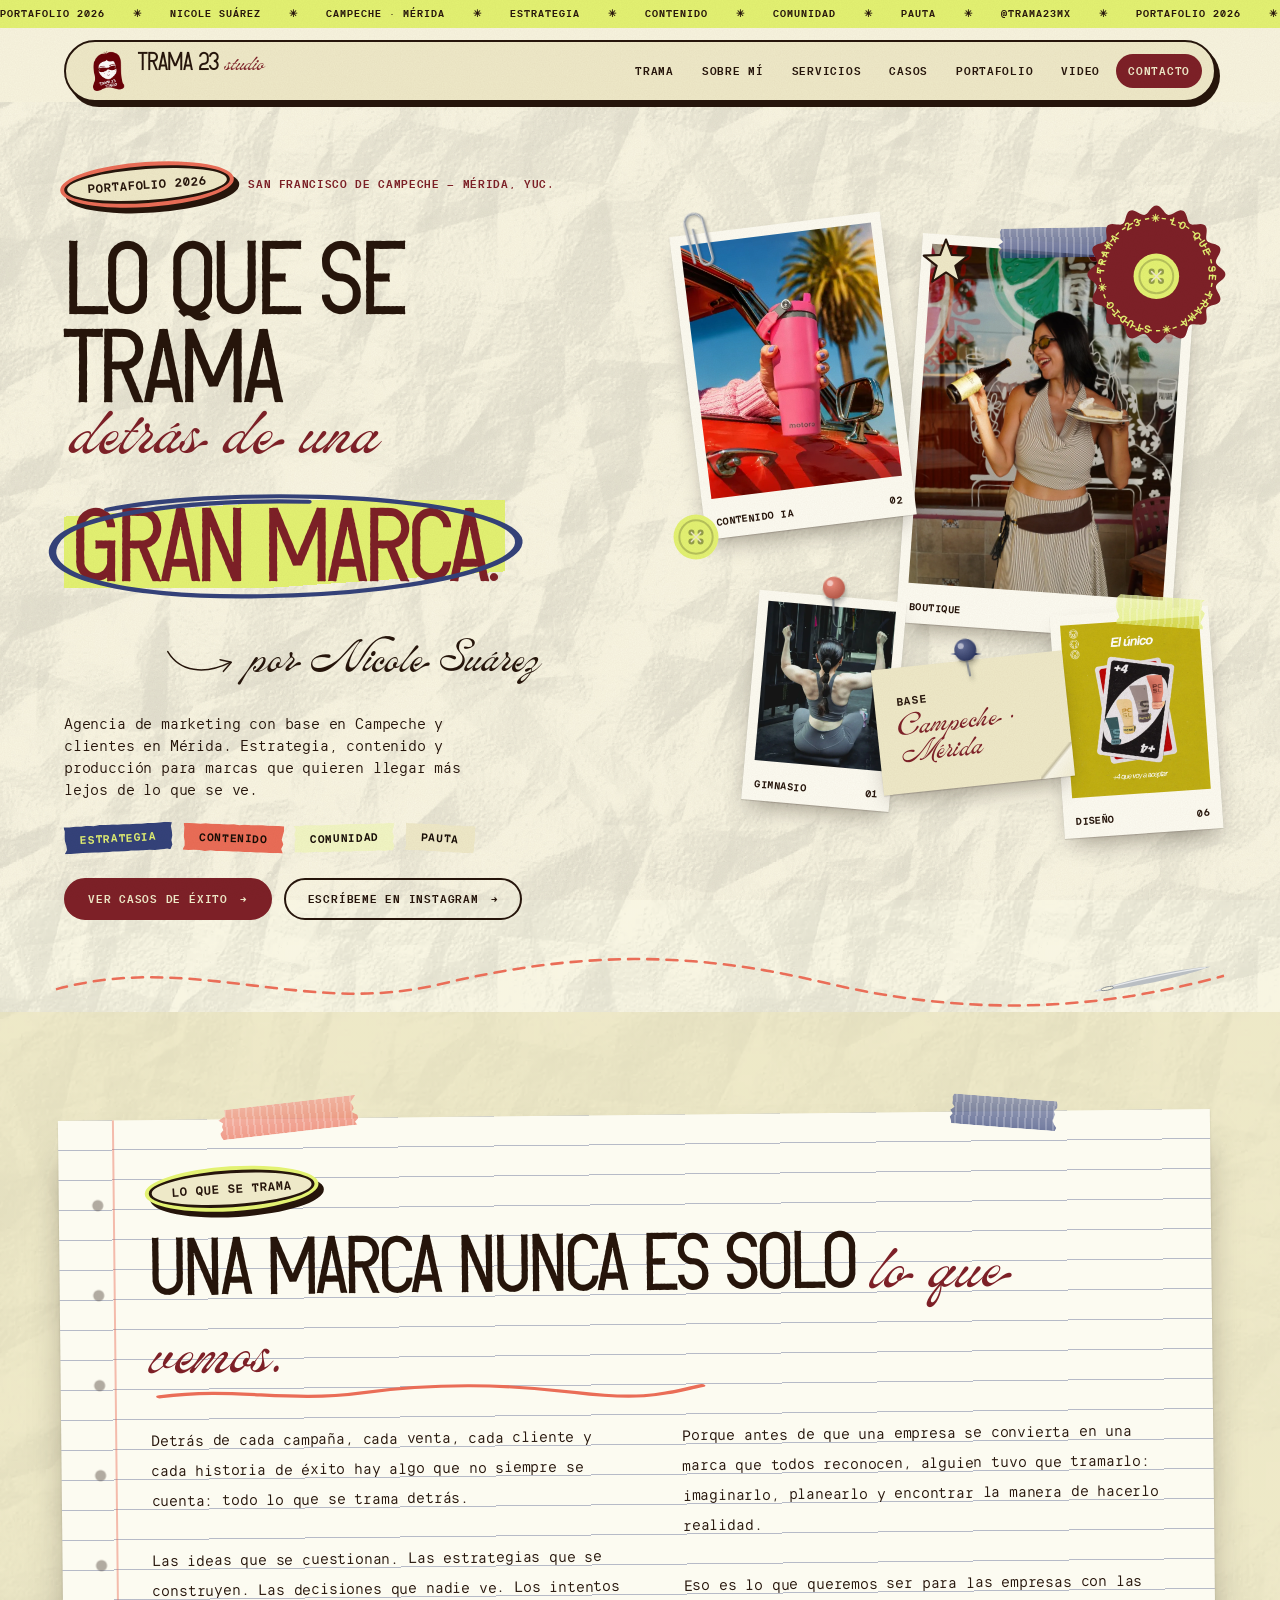
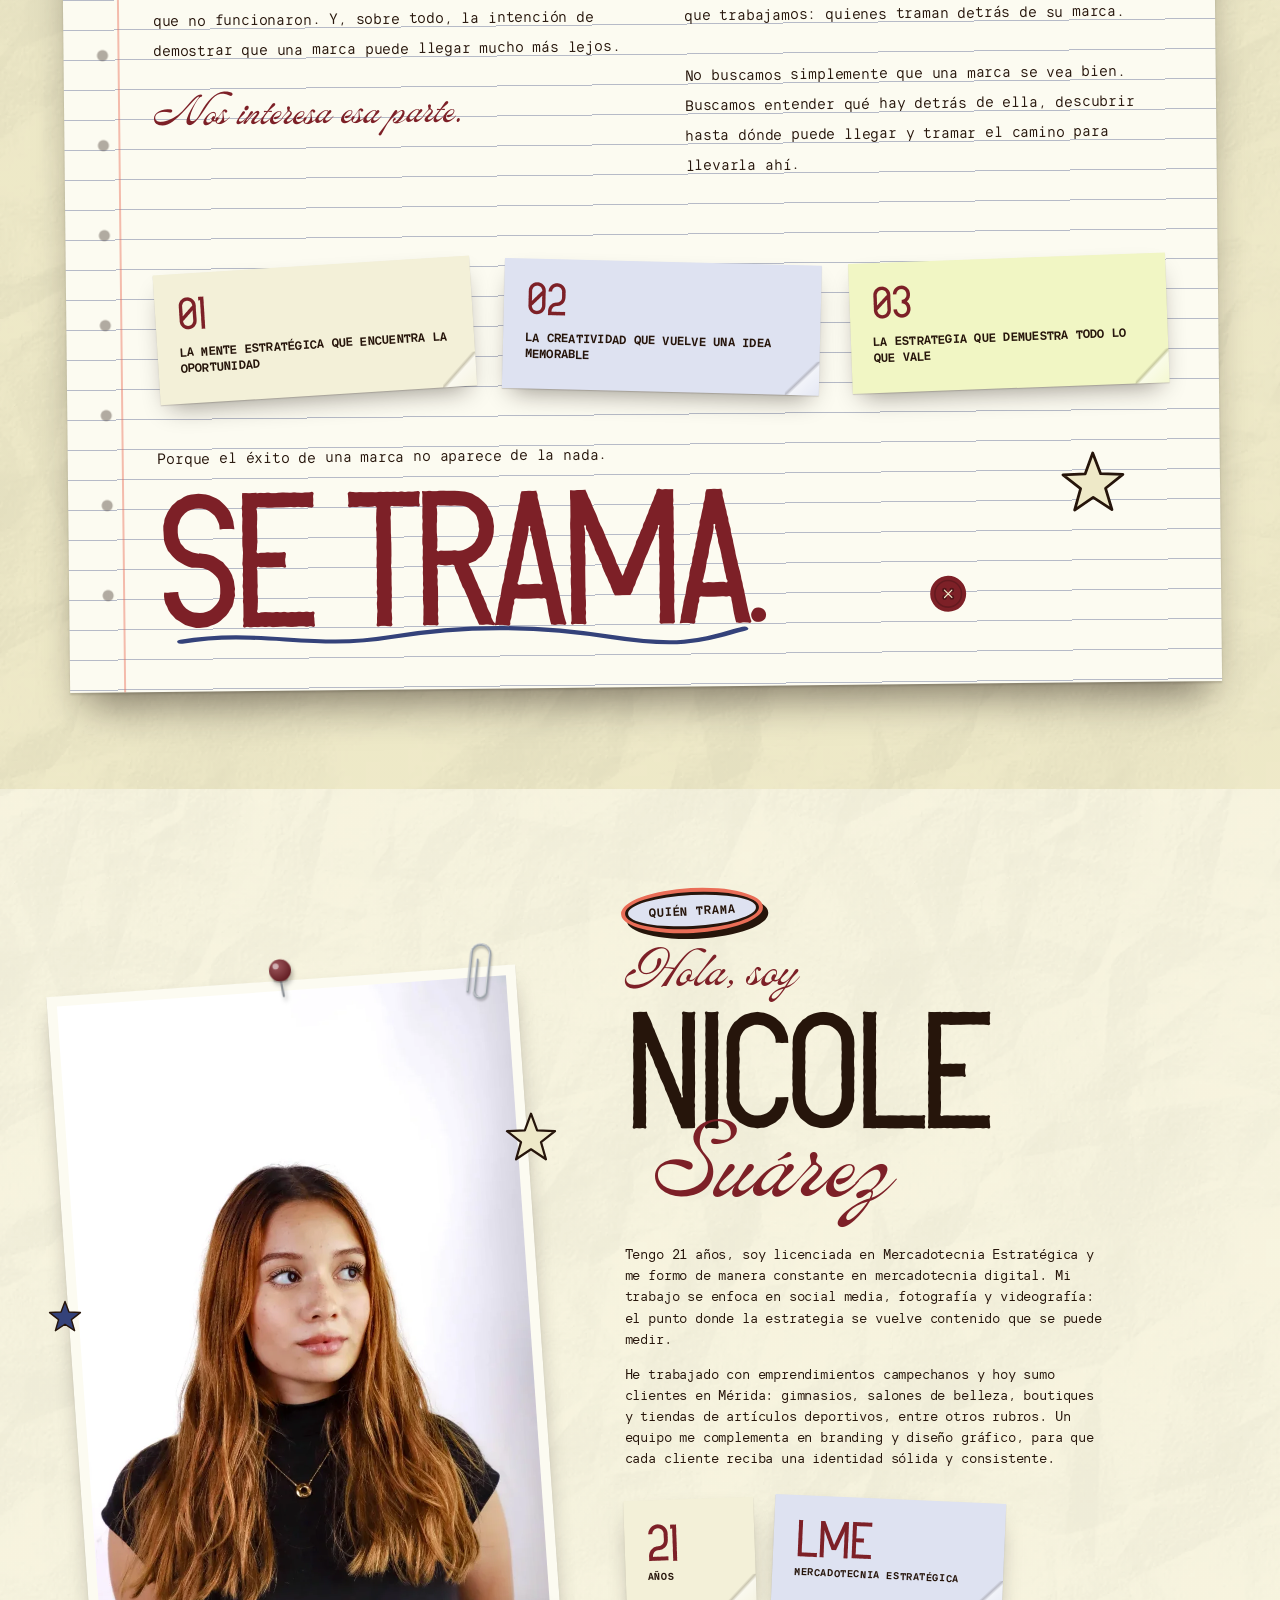
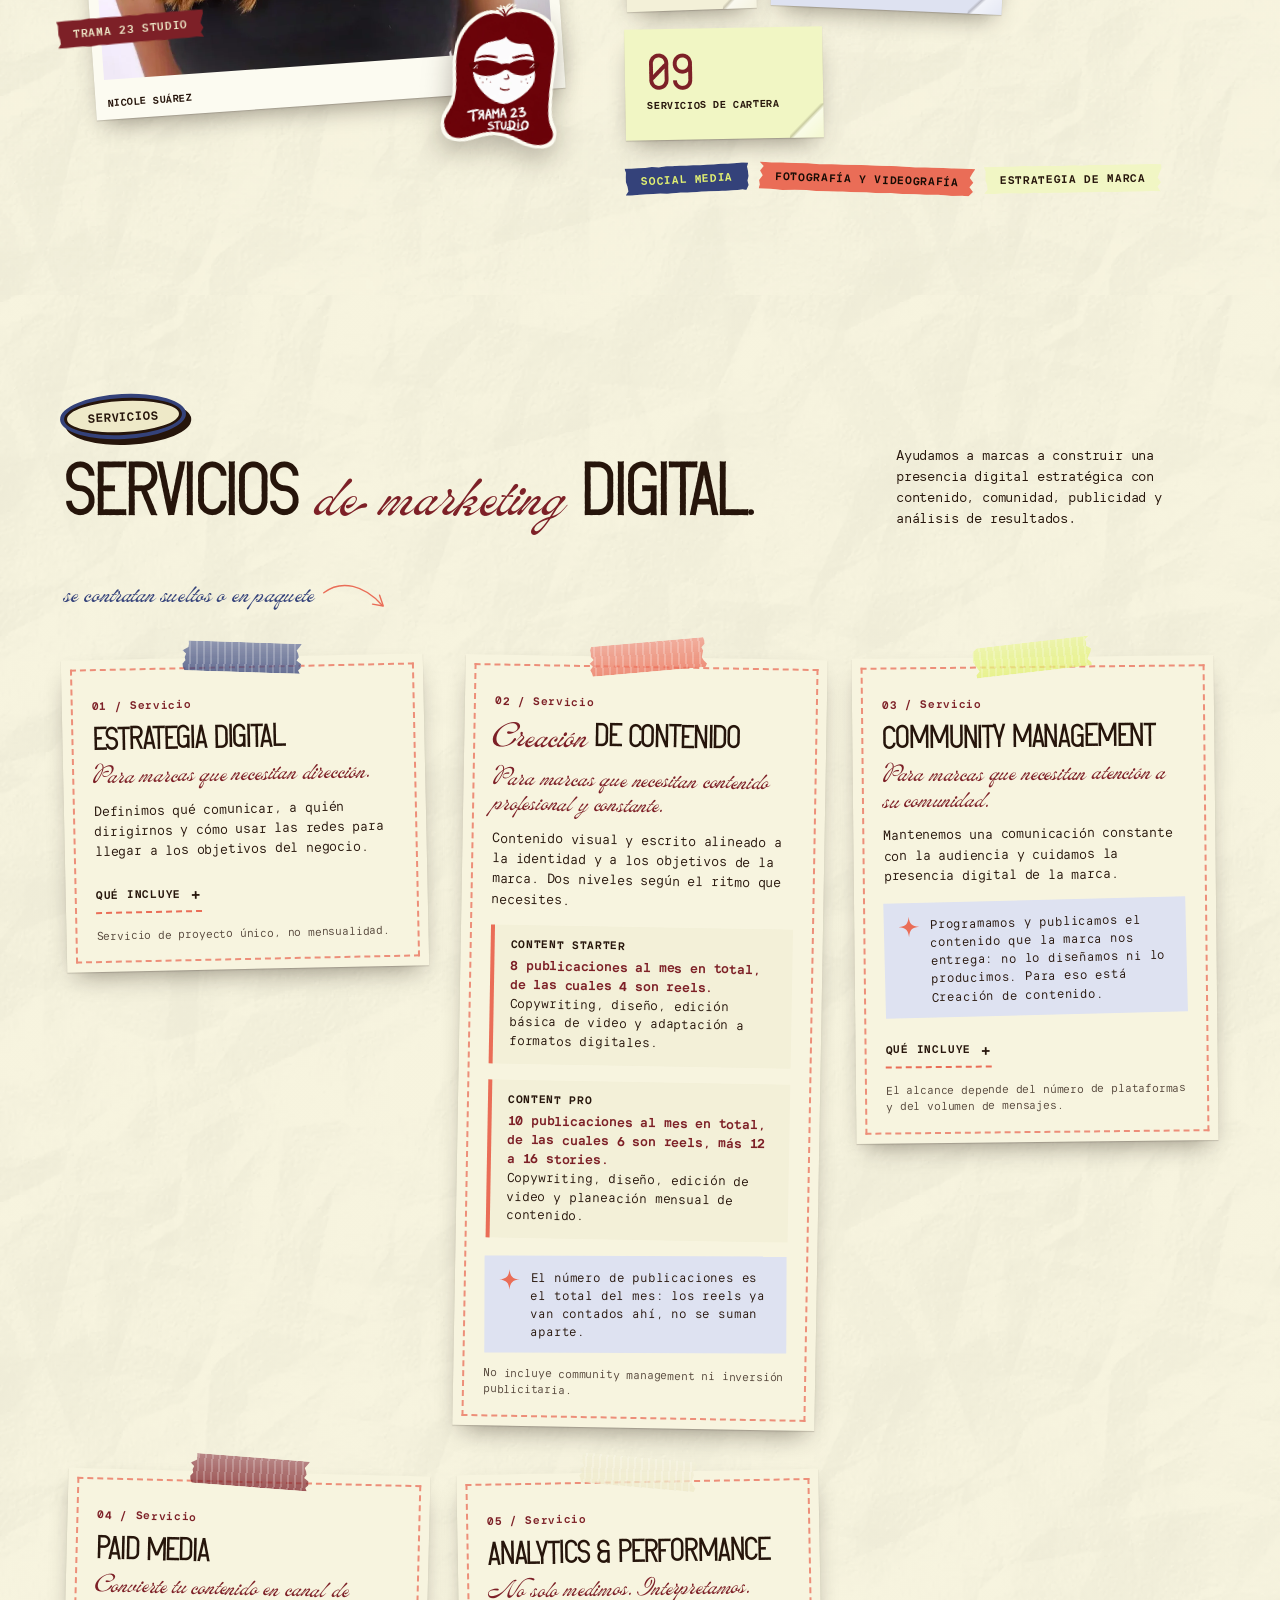
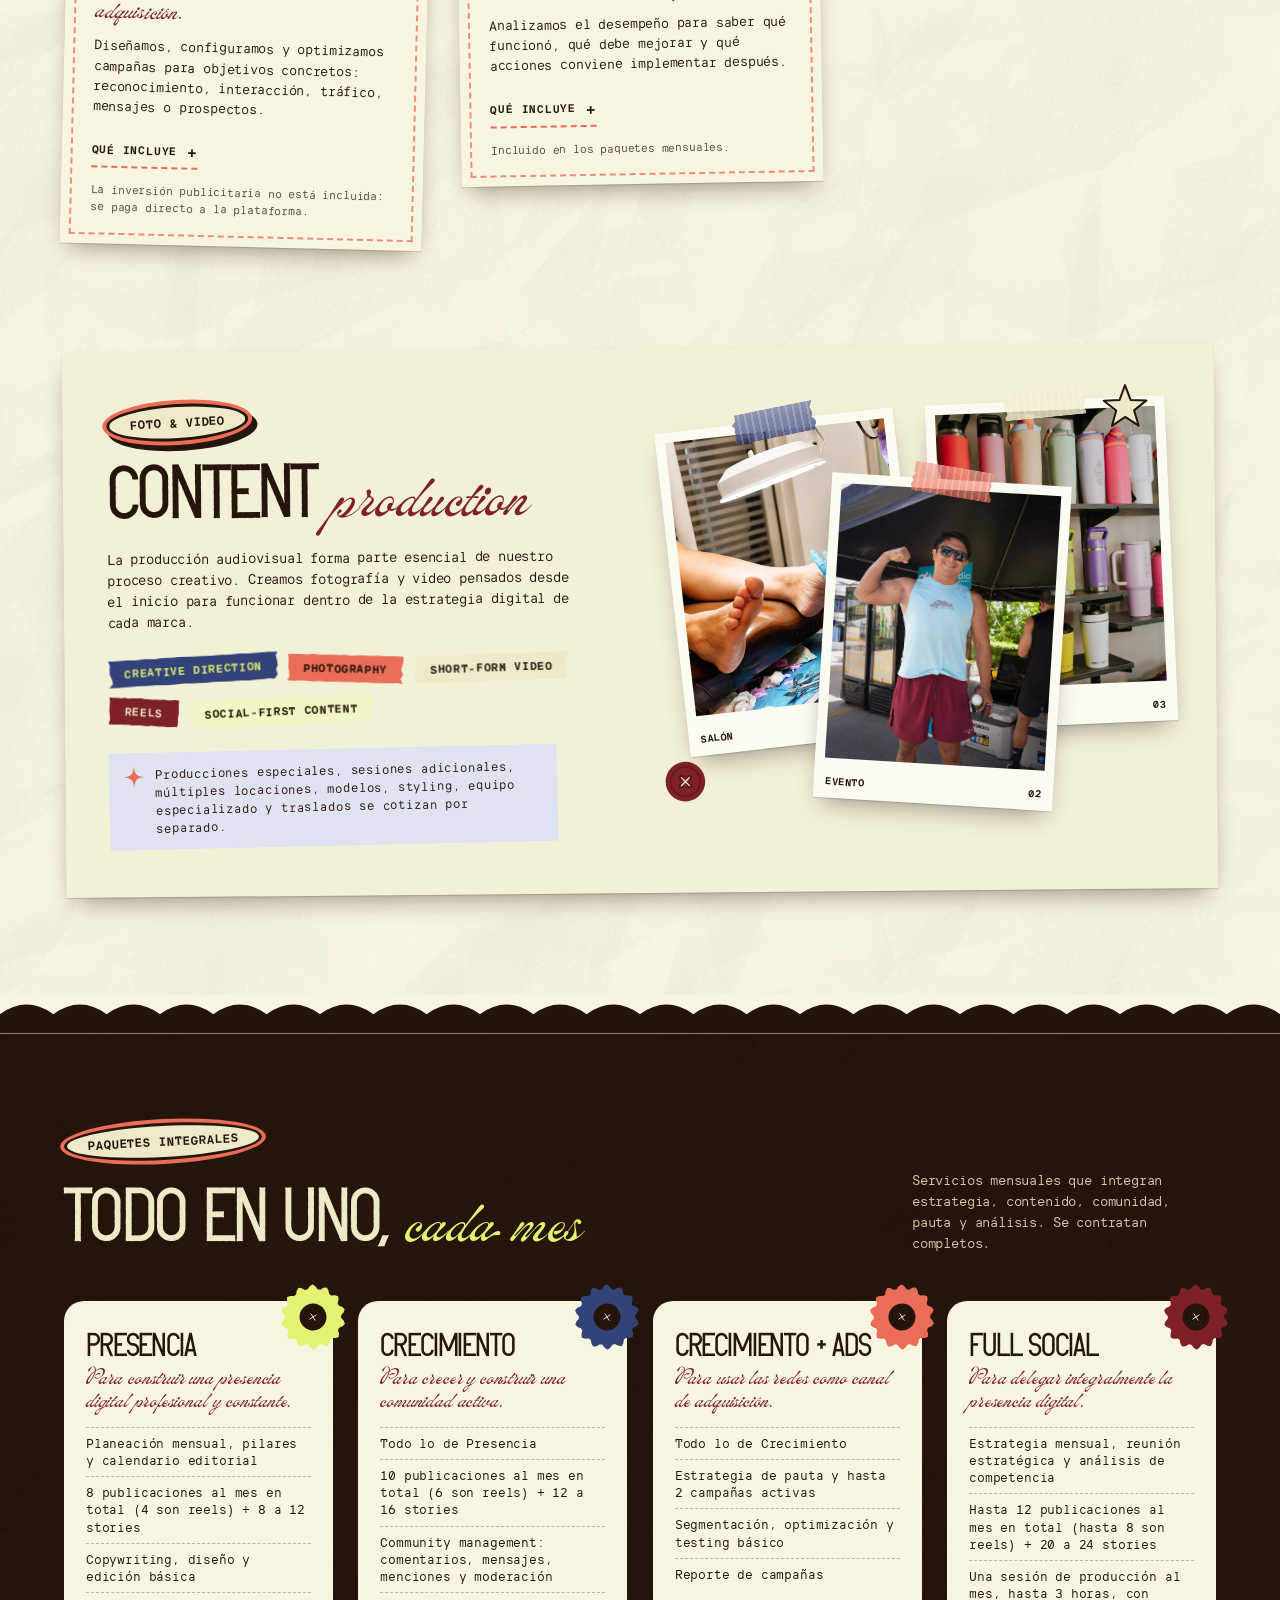
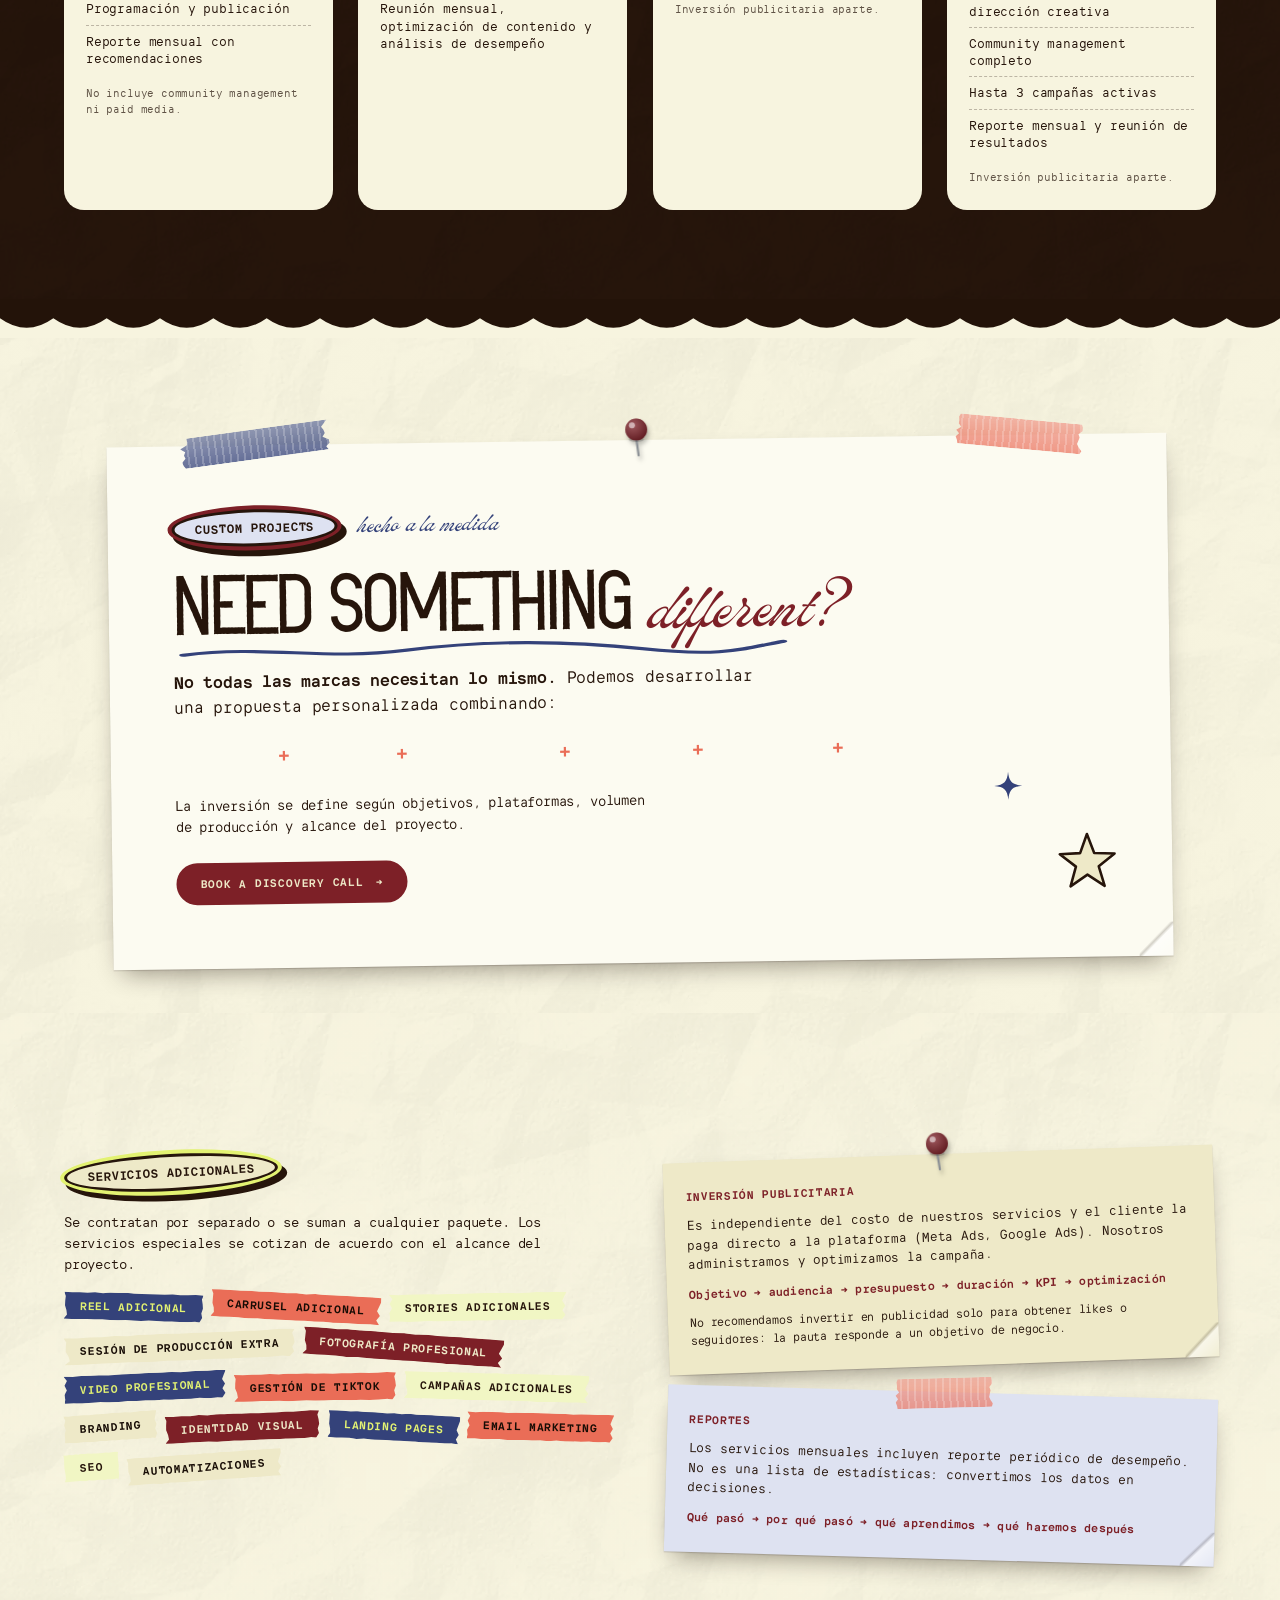
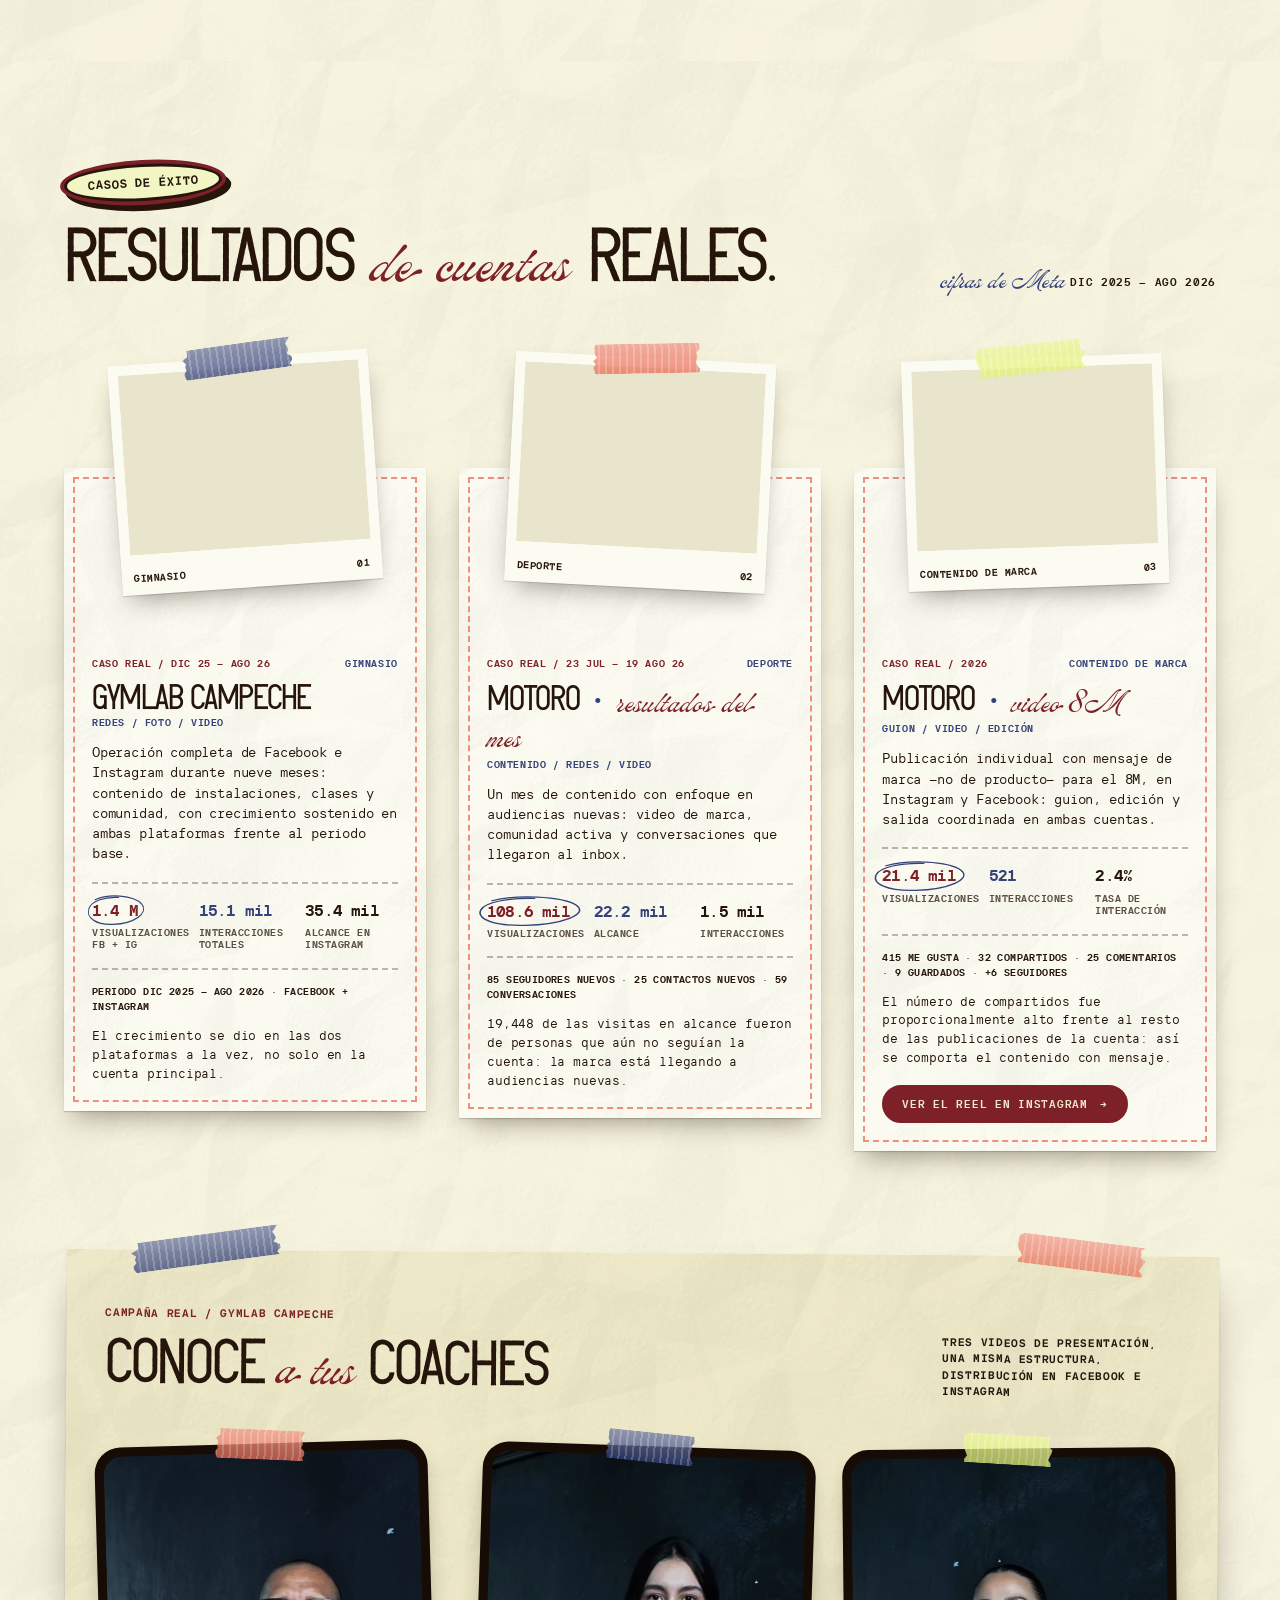
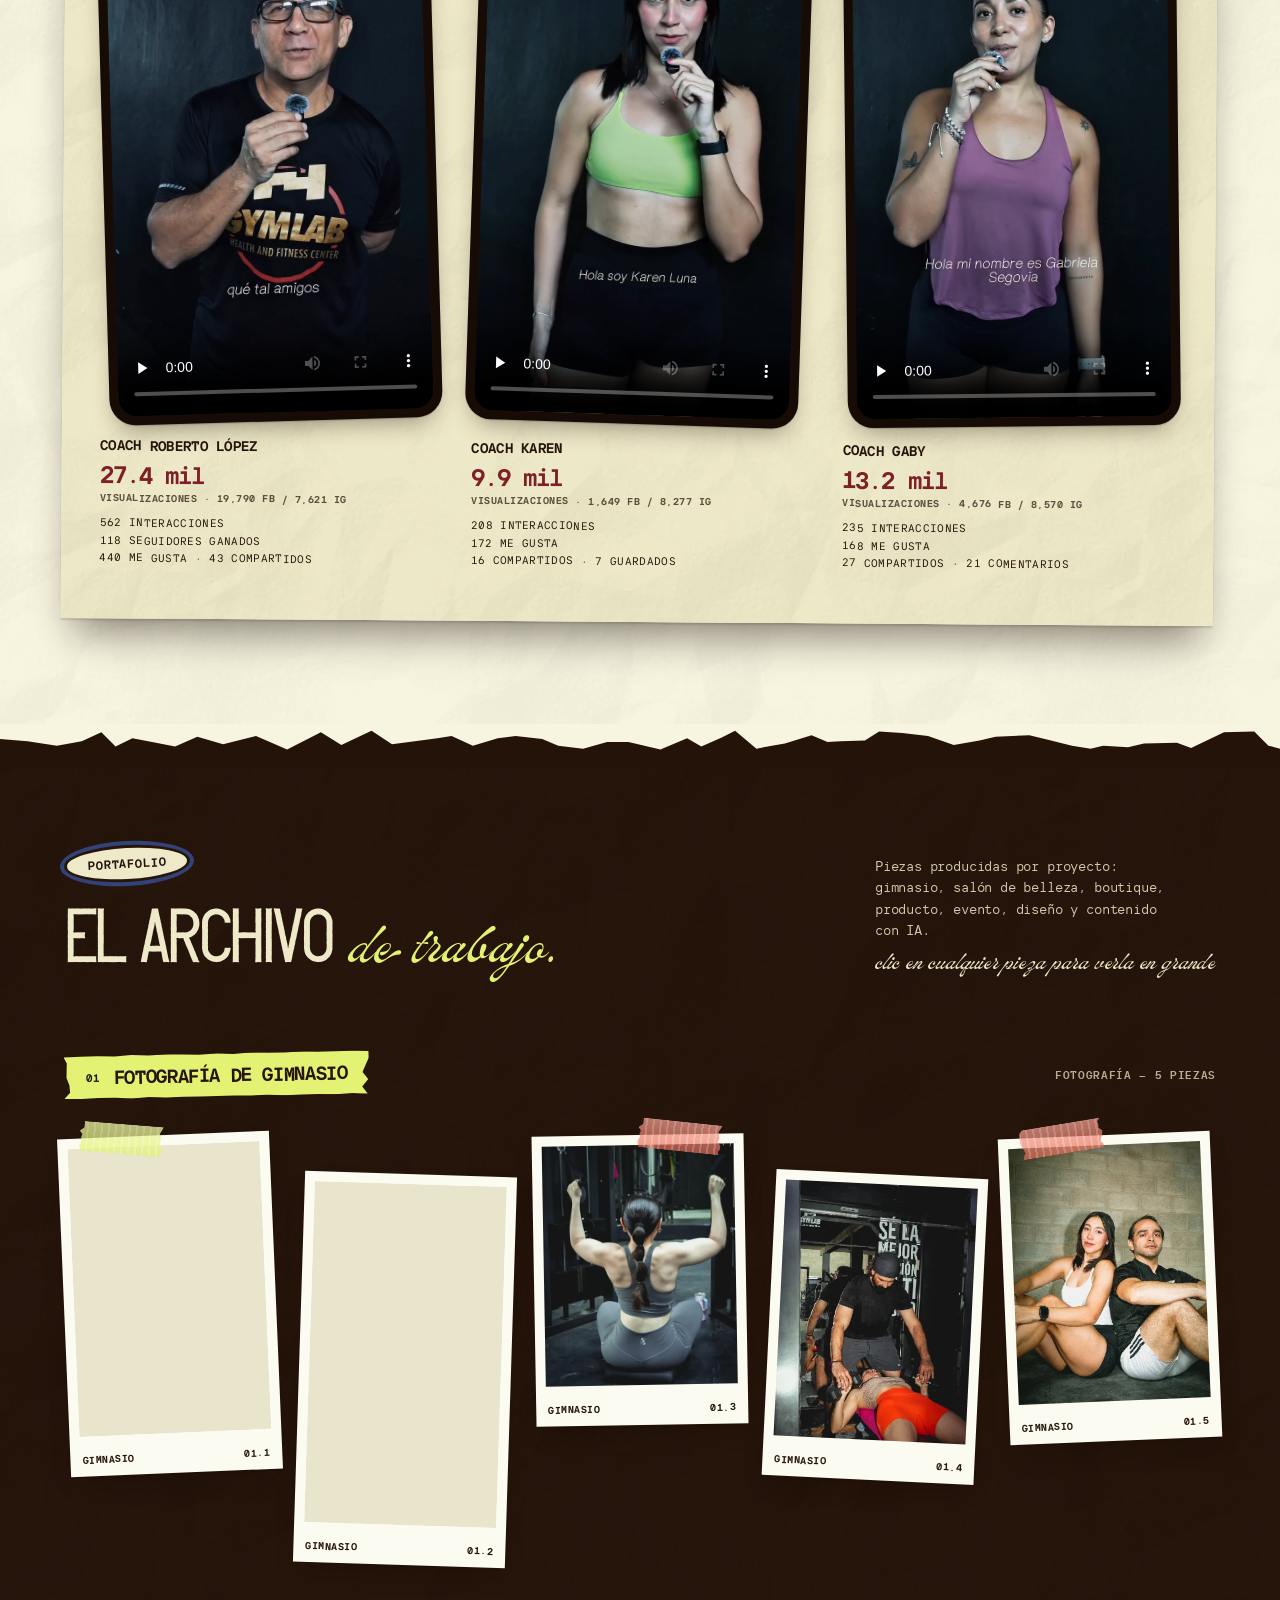
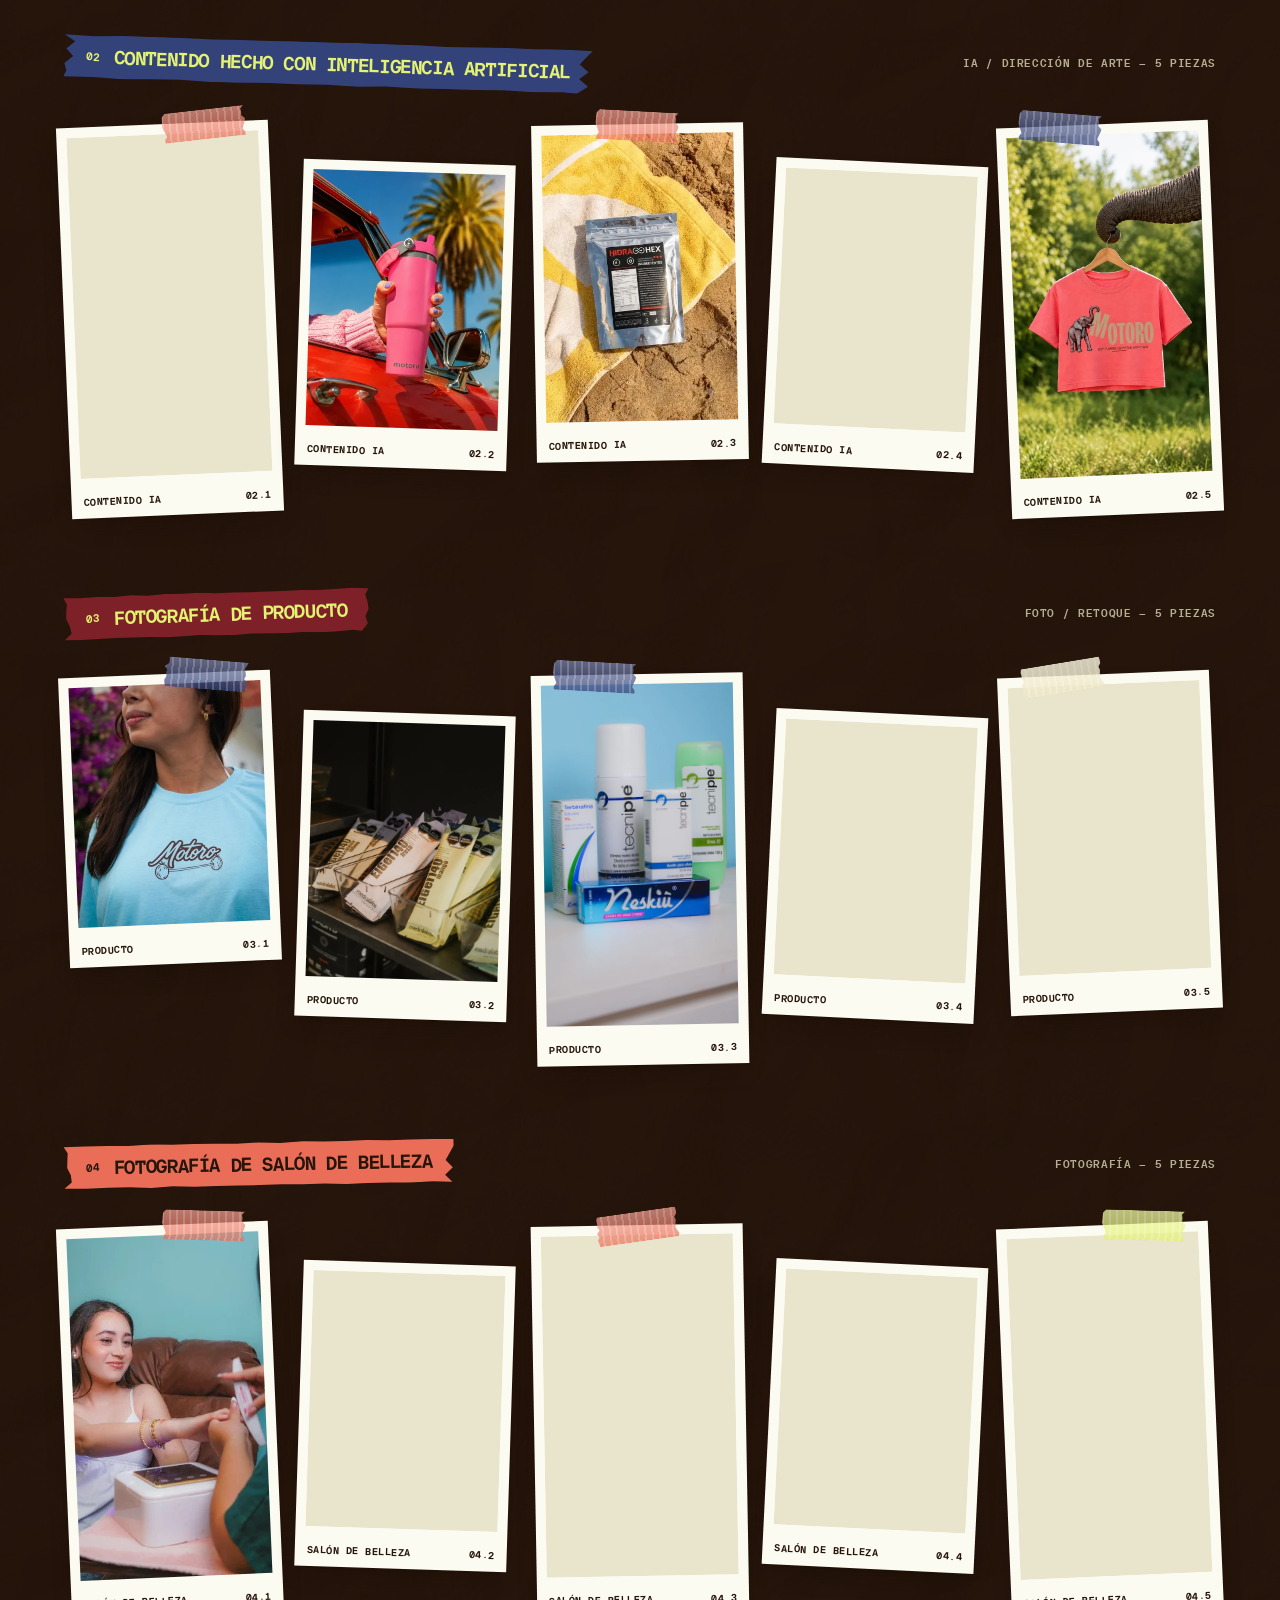
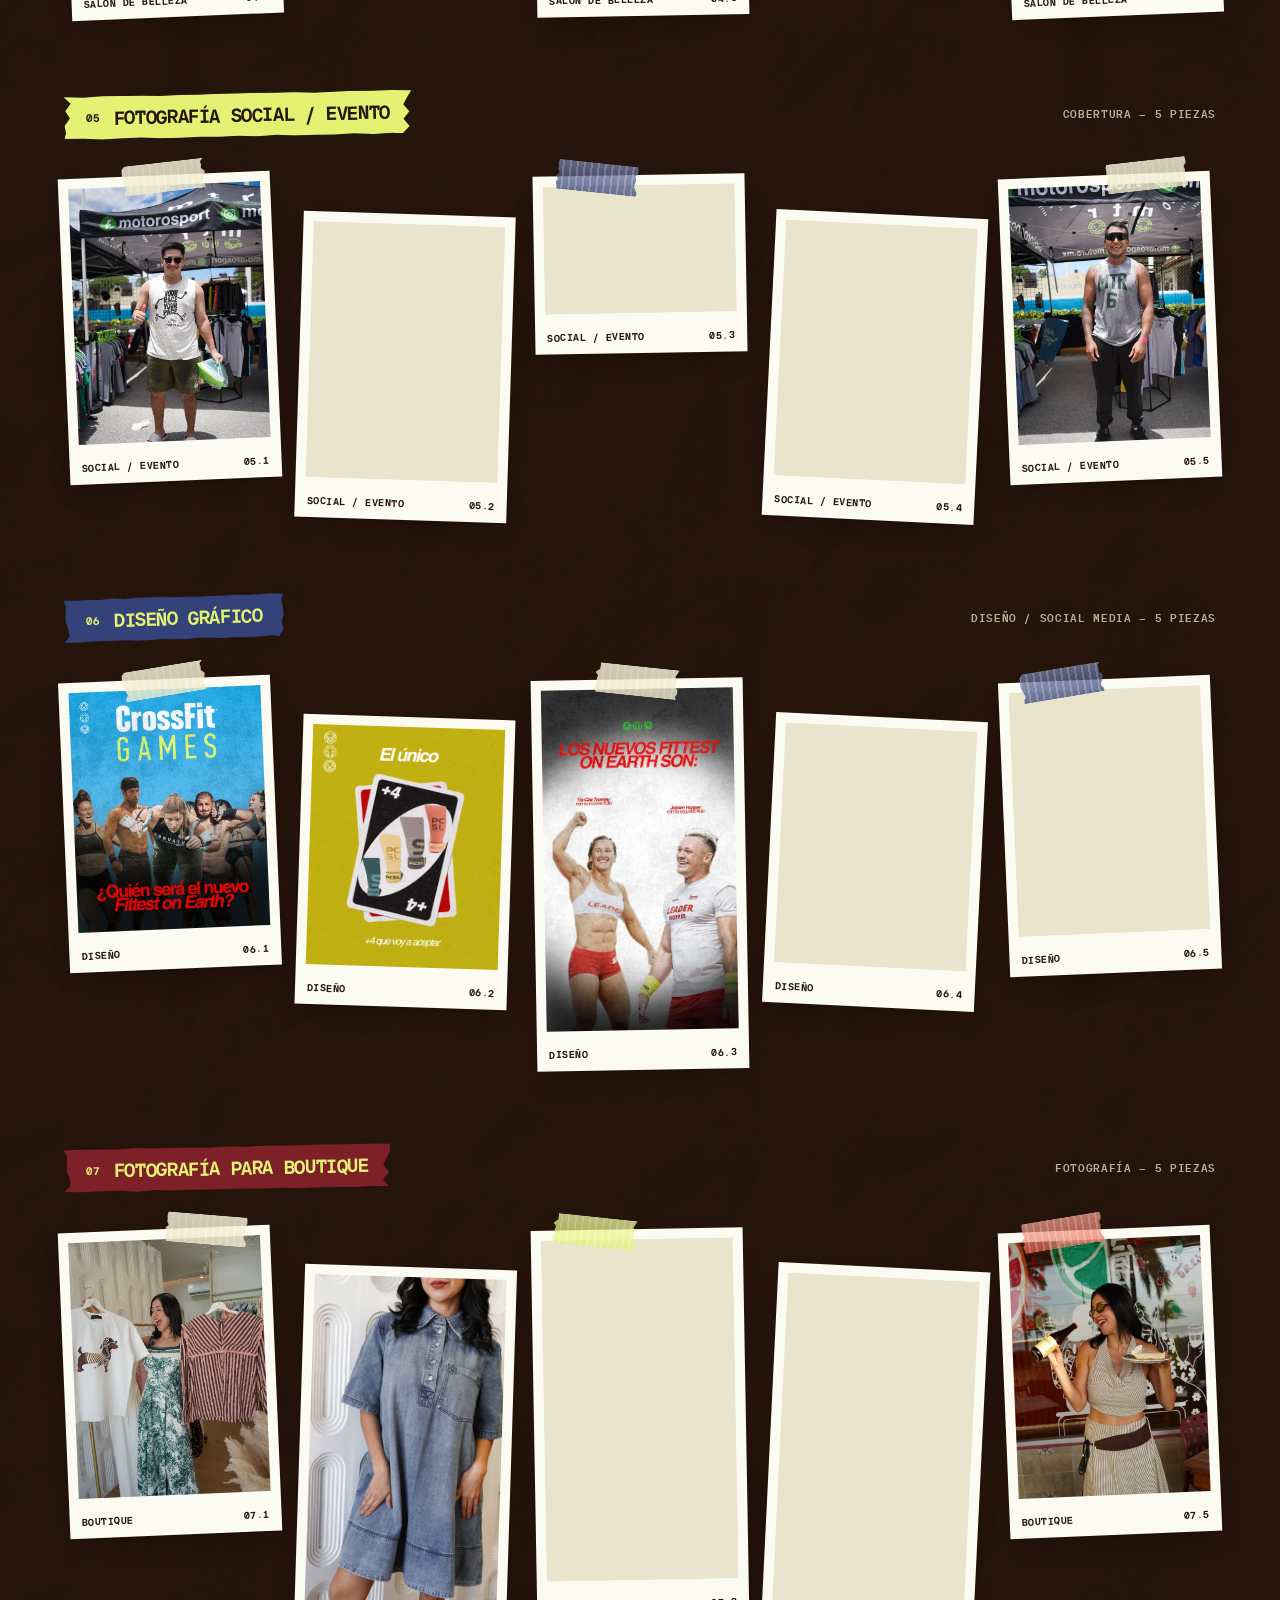
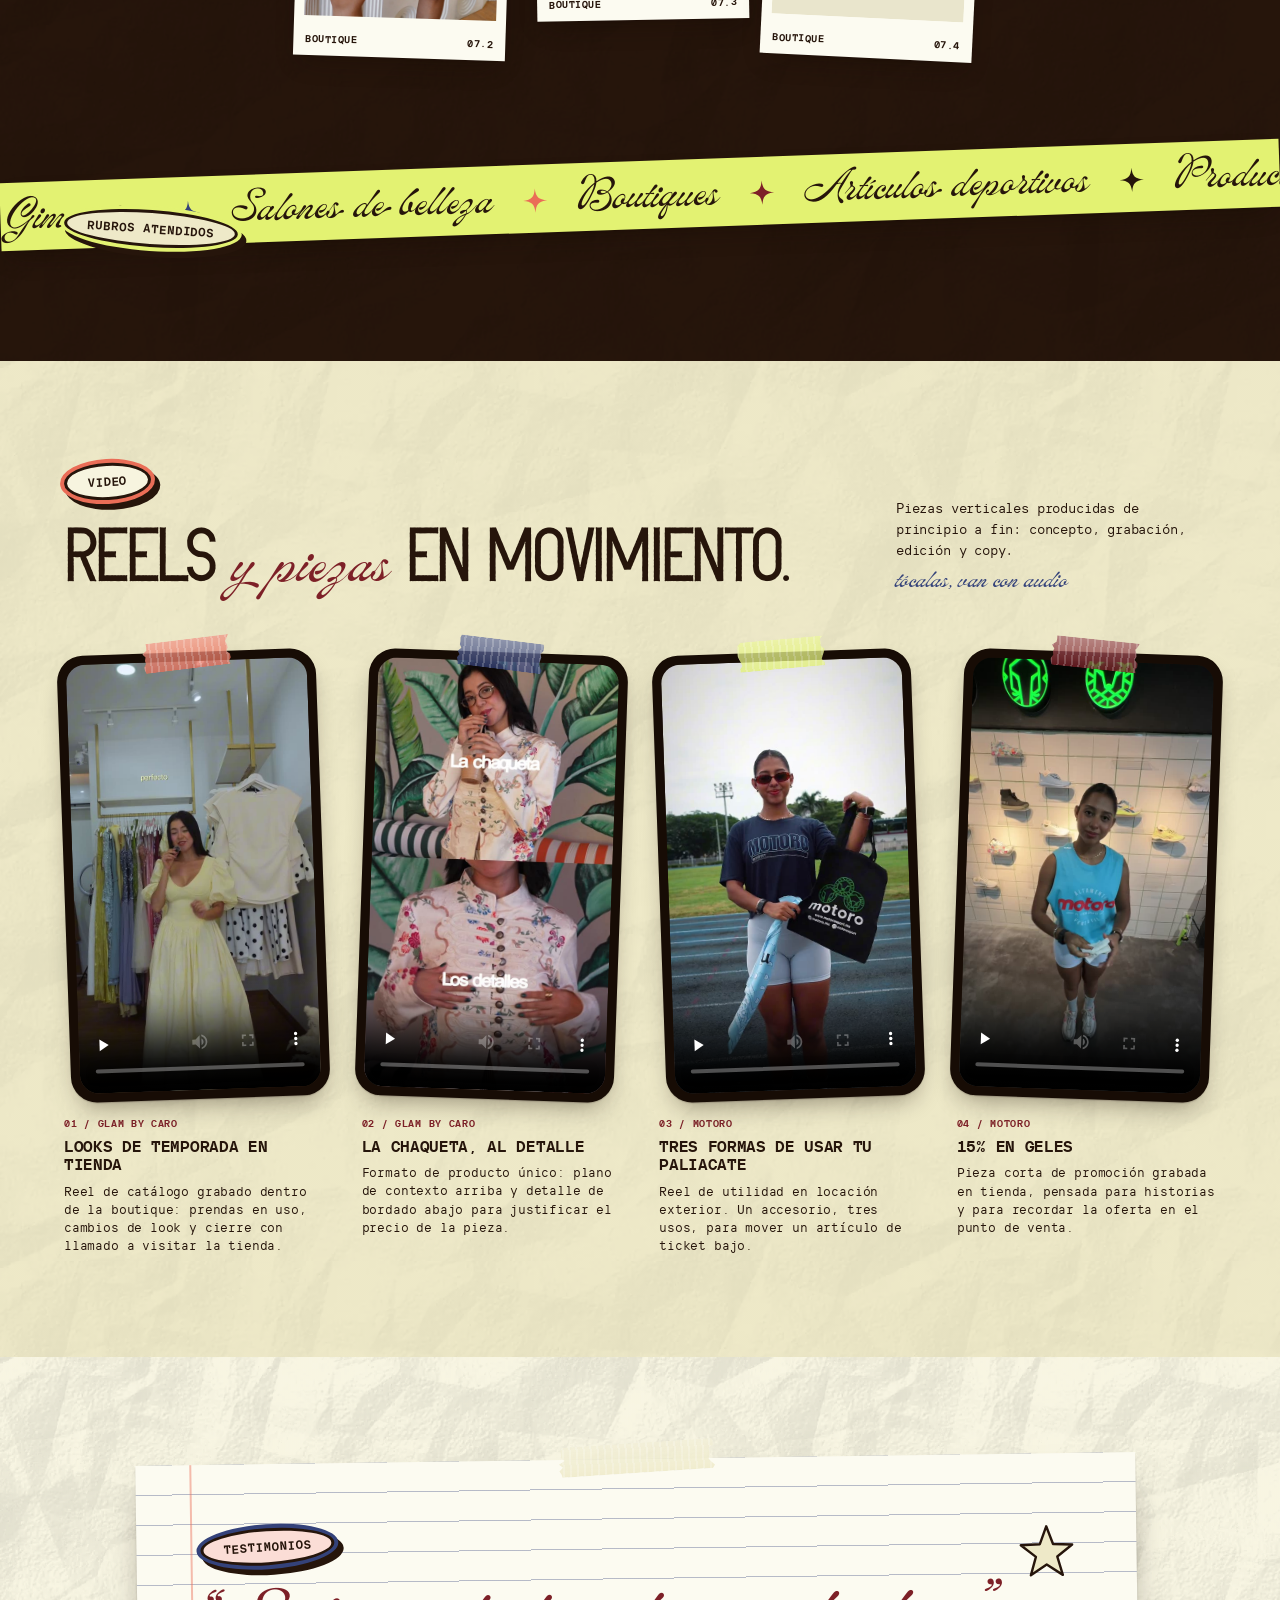
<file: index.html>
<!DOCTYPE html>
<html lang="es" class="no-js">
<head>
<meta charset="utf-8">
<meta name="viewport" content="width=device-width, initial-scale=1, viewport-fit=cover">
<title>Trama 23 Studio — Portafolio</title>
<meta name="description" content="Portafolio de Trama 23 Studio, agencia de marketing de Nicole Suárez en Campeche y Mérida: estrategia, contenido, comunidad y pauta.">
<link rel="preload" href="birdie.woff2" as="font" type="font/woff2" crossorigin>
<link rel="preload" href="lavonia.woff2" as="font" type="font/woff2" crossorigin>
<link rel="icon" type="image/png" href="trama-favicon.png">
<link rel="apple-touch-icon" href="trama-apple-icon.png">
<meta name="theme-color" content="#7D2027">
<link rel="stylesheet" href="styles.css">
</head>
<body>
<svg width="0" height="0" style="position:absolute" aria-hidden="true" focusable="false">
  <defs>
    <symbol id="clip" viewBox="0 0 26 70"><path d="M9 20v34a6.5 6.5 0 0 0 13 0V13A10 10 0 0 0 2 13v42" fill="none" stroke="currentColor" stroke-width="2.8" stroke-linecap="round"/><path d="M9 20v34a6.5 6.5 0 0 0 13 0V13A10 10 0 0 0 2 13v42" fill="none" stroke="#fff" stroke-width=".9" stroke-linecap="round" opacity=".7" transform="translate(-.8 -.8)"/></symbol>
    <symbol id="chincheta" viewBox="0 0 40 50"><path d="M20 27l2.5 20" stroke="#8a8f94" stroke-width="2.6" stroke-linecap="round"/><ellipse cx="20" cy="28" rx="9" ry="3" fill="rgba(0,0,0,.18)"/><circle cx="20" cy="16" r="13" fill="currentColor"/><circle cx="20" cy="16" r="13" fill="url(#brilloChincheta)"/><circle cx="15" cy="11" r="3.6" fill="#fff" opacity=".55"/></symbol>
    <radialGradient id="brilloChincheta" cx=".35" cy=".3" r=".8"><stop offset="0" stop-color="#fff" stop-opacity=".25"/><stop offset="1" stop-color="#000" stop-opacity=".25"/></radialGradient>
    <symbol id="estrella" viewBox="0 0 60 60"><path d="M30 4l6.6 17.8 19.1.8-15 11.8 5.3 18.4L30 42.1 14 52.8l5.3-18.4-15-11.8 19.1-.8z" fill="currentColor" stroke="#26150B" stroke-width="2.4" stroke-linejoin="round"/></symbol>
    <symbol id="brillo" viewBox="0 0 60 60"><path d="M30 2c2 20 8 26 28 28-20 2-26 8-28 28-2-20-8-26-28-28C22 28 28 22 30 2z" fill="currentColor"/></symbol>
    <symbol id="boton" viewBox="0 0 60 60"><circle cx="30" cy="30" r="27" fill="currentColor"/><circle cx="30" cy="30" r="20" fill="none" stroke="rgba(0,0,0,.2)" stroke-width="2.4"/><g fill="rgba(0,0,0,.35)"><circle cx="24.5" cy="24.5" r="3.6"/><circle cx="35.5" cy="24.5" r="3.6"/><circle cx="24.5" cy="35.5" r="3.6"/><circle cx="35.5" cy="35.5" r="3.6"/></g><path d="M24.5 24.5L35.5 35.5M35.5 24.5L24.5 35.5" stroke="#EEE9C8" stroke-width="1.8" stroke-linecap="round"/></symbol>
    <symbol id="aguja" viewBox="0 0 140 16"><path d="M4 8C40 3 100 3 136 8 100 13 40 13 4 8z" fill="#b9bec3"/><path d="M8 8C40 5.5 96 5.5 130 8" stroke="#fff" stroke-width="1.2" opacity=".7" fill="none"/><ellipse cx="20" cy="8" rx="7" ry="1.8" fill="#F7F4DF" stroke="#8a8f94" stroke-width="1"/></symbol>
  </defs>
</svg>
<div class="liston" aria-hidden="true"><div class="pista"><span>Portafolio 2026 <span aria-hidden="true">✳</span></span><span>Nicole Suárez <span aria-hidden="true">✳</span></span><span>Campeche · Mérida <span aria-hidden="true">✳</span></span><span>Estrategia <span aria-hidden="true">✳</span></span><span>Contenido <span aria-hidden="true">✳</span></span><span>Comunidad <span aria-hidden="true">✳</span></span><span>Pauta <span aria-hidden="true">✳</span></span><span>@trama23mx <span aria-hidden="true">✳</span></span><span>Portafolio 2026 <span aria-hidden="true">✳</span></span><span>Nicole Suárez <span aria-hidden="true">✳</span></span><span>Campeche · Mérida <span aria-hidden="true">✳</span></span><span>Estrategia <span aria-hidden="true">✳</span></span><span>Contenido <span aria-hidden="true">✳</span></span><span>Comunidad <span aria-hidden="true">✳</span></span><span>Pauta <span aria-hidden="true">✳</span></span><span>@trama23mx <span aria-hidden="true">✳</span></span></div></div>
<nav class="nav" id="nav" aria-label="Secciones">
  <div class="nav-caja">
    <a class="marca" href="#inicio"><img class="marca-logo" src="trama-logo.webp" alt="" width="40" height="40"><span class="d">Trama 23</span><span class="s">studio</span></a>
    <button type="button" class="menu-btn" id="menuBtn" aria-expanded="false" aria-controls="menuLista"><span class="menu-txt">Menú</span><span class="menu-ico" aria-hidden="true"><i></i><i></i></span></button>
    <ul id="menuLista"><li><a href="#manifiesto">Trama</a></li><li><a href="#nicole">Sobre mí</a></li><li><a href="#servicios">Servicios</a></li><li><a href="#casos">Casos</a></li><li><a href="#portafolio">Portafolio</a></li><li><a href="#video">Video</a></li><li><a class="contacto" href="#contacto">Contacto</a></li></ul>
  </div>
</nav>
<main>
<header class="portada papel" id="inicio">
  <div class="portada-grid">
    <div>
      <div class="portada-meta">
        <span class="ovalo" style="--anillo:var(--coral);--r:-4deg">Portafolio 2026</span>
        <span class="eti" style="color:var(--granate)">San Francisco de Campeche — Mérida, Yuc.</span>
      </div>
      <h1 class="entra">
        <span class="l d l-1"><span class="x">Lo que se trama</span></span>
        <span class="l s l-s">detrás de una</span>
        <span class="l d l-g" style="position:relative"><span class="x">Gran marca.</span><svg class="garabato dibujar circulo-portada" viewBox="0 0 220 90" preserveAspectRatio="none" aria-hidden="true"><path d="M36 18C82 2 176 4 206 30c26 24-28 52-104 54C38 86 4 66 14 42 22 22 70 10 122 12" fill="none" stroke="#34427A" stroke-width="3.2" stroke-linecap="round"/></svg></span>
      </h1>
      <div class="firma entra" style="--d:.9s"><svg class="garabato dibujar flecha-firma" viewBox="0 0 130 70" aria-hidden="true"><path d="M6 60C22 22 64 10 112 26" fill="none" stroke="#26150B" stroke-width="2.6" stroke-linecap="round"/><path d="M98 12l16 14-19 7" fill="none" stroke="#26150B" stroke-width="2.6" stroke-linecap="round" stroke-linejoin="round"/></svg><span class="s">por Nicole Suárez</span></div>
      <p class="bajada entra" style="--d:1s">Agencia de marketing con base en Campeche y clientes en Mérida. Estrategia, contenido y producción para marcas que quieren llegar más lejos de lo que se ve.</p>
      <div class="cintas-servicio"><span class="etiqueta roto-1 reveal" data-a="pop" style="--c:#34427A;--t:#E3F272;--r:-3deg;--d:0.90s">Estrategia</span><span class="etiqueta roto-2 reveal" data-a="pop" style="--c:#EA6D57;--t:#170C05;--r:2deg;--d:1.02s">Contenido</span><span class="etiqueta roto-3 reveal" data-a="pop" style="--c:#F1F6C4;--t:#170C05;--r:-1.5deg;--d:1.14s">Comunidad</span><span class="etiqueta roto-1 reveal" data-a="pop" style="--c:#EEE9C8;--t:#170C05;--r:3deg;--d:1.26s">Pauta</span></div>
      <div class="acciones entra" style="--d:1.3s">
        <a class="pildora pildora-llena" href="#casos">Ver casos de éxito <span class="flecha">→</span></a>
        <a class="pildora pildora-borde" href="https://instagram.com/trama23mx" target="_blank" rel="noopener">Escríbeme en Instagram <span class="flecha">→</span></a>
      </div>
    </div>

    <div class="collage" aria-label="Piezas del portafolio">
      <div class="sticker-giro" aria-hidden="true">
  <svg viewBox="0 0 200 200"><defs><path id="circuloTexto" d="M100 100m-74 0a74 74 0 1 1 148 0a74 74 0 1 1-148 0"/></defs>
    <path d="M198.00,100.00 L197.60,102.19 L196.45,104.33 L194.69,106.38 L192.54,108.33 L190.24,110.17 L188.08,111.93 L186.29,113.67 L185.06,115.44 L184.51,117.30 L184.65,119.32 L185.39,121.52 L186.57,123.89 L187.98,126.42 L189.34,129.03 L190.41,131.64 L190.97,134.14 L190.87,136.45 L190.03,138.48 L188.47,140.18 L186.30,141.56 L183.70,142.65 L180.89,143.53 L178.11,144.32 L175.59,145.16 L173.51,146.19 L171.99,147.52 L171.06,149.23 L170.68,151.35 L170.72,153.84 L171.00,156.62 L171.32,159.54 L171.47,162.44 L171.26,165.14 L170.56,167.47 L169.30,169.30 L167.47,170.56 L165.14,171.26 L162.44,171.47 L159.54,171.32 L156.62,171.00 L153.84,170.72 L151.35,170.68 L149.23,171.06 L147.52,171.99 L146.19,173.51 L145.16,175.59 L144.32,178.11 L143.53,180.89 L142.65,183.70 L141.56,186.30 L140.18,188.47 L138.48,190.03 L136.45,190.87 L134.14,190.97 L131.64,190.41 L129.03,189.34 L126.42,187.98 L123.89,186.57 L121.52,185.39 L119.32,184.65 L117.30,184.51 L115.44,185.06 L113.67,186.29 L111.93,188.08 L110.17,190.24 L108.33,192.54 L106.38,194.69 L104.33,196.45 L102.19,197.60 L100.00,198.00 L97.81,197.60 L95.67,196.45 L93.62,194.69 L91.67,192.54 L89.83,190.24 L88.07,188.08 L86.33,186.29 L84.56,185.06 L82.70,184.51 L80.68,184.65 L78.48,185.39 L76.11,186.57 L73.58,187.98 L70.97,189.34 L68.36,190.41 L65.86,190.97 L63.55,190.87 L61.52,190.03 L59.82,188.47 L58.44,186.30 L57.35,183.70 L56.47,180.89 L55.68,178.11 L54.84,175.59 L53.81,173.51 L52.48,171.99 L50.77,171.06 L48.65,170.68 L46.16,170.72 L43.38,171.00 L40.46,171.32 L37.56,171.47 L34.86,171.26 L32.53,170.56 L30.70,169.30 L29.44,167.47 L28.74,165.14 L28.53,162.44 L28.68,159.54 L29.00,156.62 L29.28,153.84 L29.32,151.35 L28.94,149.23 L28.01,147.52 L26.49,146.19 L24.41,145.16 L21.89,144.32 L19.11,143.53 L16.30,142.65 L13.70,141.56 L11.53,140.18 L9.97,138.48 L9.13,136.45 L9.03,134.14 L9.59,131.64 L10.66,129.03 L12.02,126.42 L13.43,123.89 L14.61,121.52 L15.35,119.32 L15.49,117.30 L14.94,115.44 L13.71,113.67 L11.92,111.93 L9.76,110.17 L7.46,108.33 L5.31,106.38 L3.55,104.33 L2.40,102.19 L2.00,100.00 L2.40,97.81 L3.55,95.67 L5.31,93.62 L7.46,91.67 L9.76,89.83 L11.92,88.07 L13.71,86.33 L14.94,84.56 L15.49,82.70 L15.35,80.68 L14.61,78.48 L13.43,76.11 L12.02,73.58 L10.66,70.97 L9.59,68.36 L9.03,65.86 L9.13,63.55 L9.97,61.52 L11.53,59.82 L13.70,58.44 L16.30,57.35 L19.11,56.47 L21.89,55.68 L24.41,54.84 L26.49,53.81 L28.01,52.48 L28.94,50.77 L29.32,48.65 L29.28,46.16 L29.00,43.38 L28.68,40.46 L28.53,37.56 L28.74,34.86 L29.44,32.53 L30.70,30.70 L32.53,29.44 L34.86,28.74 L37.56,28.53 L40.46,28.68 L43.38,29.00 L46.16,29.28 L48.65,29.32 L50.77,28.94 L52.48,28.01 L53.81,26.49 L54.84,24.41 L55.68,21.89 L56.47,19.11 L57.35,16.30 L58.44,13.70 L59.82,11.53 L61.52,9.97 L63.55,9.13 L65.86,9.03 L68.36,9.59 L70.97,10.66 L73.58,12.02 L76.11,13.43 L78.48,14.61 L80.68,15.35 L82.70,15.49 L84.56,14.94 L86.33,13.71 L88.07,11.92 L89.83,9.76 L91.67,7.46 L93.62,5.31 L95.67,3.55 L97.81,2.40 L100.00,2.00 L102.19,2.40 L104.33,3.55 L106.38,5.31 L108.33,7.46 L110.17,9.76 L111.93,11.92 L113.67,13.71 L115.44,14.94 L117.30,15.49 L119.32,15.35 L121.52,14.61 L123.89,13.43 L126.42,12.02 L129.03,10.66 L131.64,9.59 L134.14,9.03 L136.45,9.13 L138.48,9.97 L140.18,11.53 L141.56,13.70 L142.65,16.30 L143.53,19.11 L144.32,21.89 L145.16,24.41 L146.19,26.49 L147.52,28.01 L149.23,28.94 L151.35,29.32 L153.84,29.28 L156.62,29.00 L159.54,28.68 L162.44,28.53 L165.14,28.74 L167.47,29.44 L169.30,30.70 L170.56,32.53 L171.26,34.86 L171.47,37.56 L171.32,40.46 L171.00,43.38 L170.72,46.16 L170.68,48.65 L171.06,50.77 L171.99,52.48 L173.51,53.81 L175.59,54.84 L178.11,55.68 L180.89,56.47 L183.70,57.35 L186.30,58.44 L188.47,59.82 L190.03,61.52 L190.87,63.55 L190.97,65.86 L190.41,68.36 L189.34,70.97 L187.98,73.58 L186.57,76.11 L185.39,78.48 L184.65,80.68 L184.51,82.70 L185.06,84.56 L186.29,86.33 L188.08,88.07 L190.24,89.83 L192.54,91.67 L194.69,93.62 L196.45,95.67 L197.60,97.81Z" fill="#7D2027"/><circle cx="100" cy="100" r="80" fill="none" stroke="#E3F272" stroke-width="2" stroke-dasharray="6 6"/>
    <text><textPath href="#circuloTexto" startOffset="0">TRAMA 23 ✳ LO QUE SE TRAMA ✳ STUDIO ✳ CAMPECHE ✳</textPath></text>
  </svg>
  <svg class="sticker-centro" viewBox="0 0 60 60"><use href="#boton"/></svg>
</div>
      <div class="pieza pieza-a" data-vel="-.02"><figure class="polaroid reveal" data-a="cae" style="--d:.25s;margin:0">
        <span class="cinta cinta-2" style="--x:50%;--y:-15px;--r:-5deg;--w:130px;--c:rgba(52,66,122,.8)" aria-hidden="true"></span>
        <img src="trama-port-07-5.webp" alt="Fotografía para boutique" width="1201" height="1600" decoding="async">
        <figcaption><span>Boutique</span><span>07</span></figcaption>
      </figure></div>
      <div class="pieza pieza-b" data-vel="-.06"><figure class="polaroid reveal" data-a="cae" style="--d:.1s;margin:0">
        <svg class="clip" style="color:;left:18px;top:-24px;transform:rotate(-8deg)" aria-hidden="true"><use href="#clip"/></svg>
        <img src="trama-port-02-2.webp" alt="Contenido hecho con inteligencia artificial" width="341" height="454" decoding="async">
        <figcaption><span>Contenido IA</span><span>02</span></figcaption>
      </figure></div>
      <div class="pieza pieza-c" data-vel=".07"><figure class="polaroid reveal" data-a="cae" style="--d:.45s;margin:0">
        <svg class="chincheta" style="color:#EA6D57;left:calc(50% - 17px);top:-22px" aria-hidden="true"><use href="#chincheta"/></svg>
        <img src="trama-port-01-3.webp" alt="Fotografía de gimnasio" width="864" height="1080" decoding="async">
        <figcaption><span>Gimnasio</span><span>01</span></figcaption>
      </figure></div>
      <div class="pieza pieza-d" data-vel="-.035"><figure class="polaroid reveal" data-a="cae" style="--d:.6s;margin:0">
        <span class="cinta cinta-3" style="--x:70%;--y:-12px;--r:8deg;--w:90px;--c:rgba(227,242,114,.75)" aria-hidden="true"></span>
        <img src="trama-port-06-2.webp" alt="Diseño gráfico" width="960" height="1200" decoding="async">
        <figcaption><span>Diseño</span><span>06</span></figcaption>
      </figure></div>
      <div class="pieza-nota nota reveal" data-a="sello" style="--d:.8s">
        <svg class="chincheta" style="color:#34427A;left:calc(50% - 17px);top:-24px" aria-hidden="true"><use href="#chincheta"/></svg>
        <span class="eti">Base</span>
        <span class="s">Campeche · Mérida</span>
      </div>
      <svg class="estrella titila" style="color:#EEE9C8;left:44%;top:2%;--t:52px" aria-hidden="true"><use href="#estrella"/></svg>
      <svg class="brillo titila" style="color:#34427A;right:44%;bottom:30%;--t:34px;animation-delay:.8s" aria-hidden="true"><use href="#brillo"/></svg>
      <svg class="boton-costura flota" style="color:#E3F272;left:-3%;bottom:47%;--t:50px" aria-hidden="true"><use href="#boton"/></svg>
    </div>
  </div>
  <div class="costura c-portada" aria-hidden="true"><svg viewBox="0 0 1440 90" preserveAspectRatio="none"><defs><mask id="mc-portada"><path class="hilo-mask" d="M-10 52C160 8 300 84 470 46S780 6 950 44s330 36 500-8" fill="none" stroke="#fff" stroke-width="10" pathLength="1"/></mask></defs><path d="M-10 52C160 8 300 84 470 46S780 6 950 44s330 36 500-8" fill="none" stroke="#EA6D57" stroke-width="3" stroke-dasharray="14 10" stroke-linecap="round" mask="url(#mc-portada)"/></svg></div>
  <svg class="aguja-final" aria-hidden="true"><use href="#aguja"/></svg>
</header>
<section class="seccion papel-crema" id="manifiesto">
  <div class="hoja cuaderno reveal" data-a="sube">
    <span class="cinta cinta-1" style="--x:20%;--y:-16px;--r:-6deg;--w:140px;--c:rgba(234,109,87,.72)" aria-hidden="true"></span><span class="cinta cinta-2" style="--x:82%;--y:-14px;--r:5deg;--w:110px;--c:rgba(52,66,122,.75)" aria-hidden="true"></span>
    <span class="ovalo" style="--anillo:var(--lima)">Lo que se trama</span>
    <h2 class="titular d" style="margin-top:24px;position:relative"><span class="x">Una marca nunca es solo</span> <span class="s">lo que vemos.</span><svg class="garabato dibujar sub-manif" viewBox="0 0 240 24" preserveAspectRatio="none" aria-hidden="true"><path d="M4 14C36 4 58 22 90 12s62-8 92 2 38 2 54-6" fill="none" stroke="#EA6D57" stroke-width="3.4" stroke-linecap="round"/></svg></h2>
    <div class="hoja-cols">
      <div>
        <p>Detrás de cada campaña, cada venta, cada cliente y cada historia de éxito hay algo que no siempre se cuenta: todo lo que se trama detrás.</p>
        <p>Las ideas que se cuestionan. Las estrategias que se construyen. Las decisiones que nadie ve. Los intentos que no funcionaron. Y, sobre todo, la intención de demostrar que una marca puede llegar mucho más lejos.</p>
        <p class="nota-mano" style="font-size:clamp(34px,3.2vw,48px);color:var(--granate)">Nos interesa esa parte.</p>
      </div>
      <div>
        <p>Porque antes de que una empresa se convierta en una marca que todos reconocen, alguien tuvo que tramarlo: imaginarlo, planearlo y encontrar la manera de hacerlo realidad.</p>
        <p>Eso es lo que queremos ser para las empresas con las que trabajamos: quienes traman detrás de su marca.</p>
        <p>No buscamos simplemente que una marca se vea bien. Buscamos entender qué hay detrás de ella, descubrir hasta dónde puede llegar y tramar el camino para llevarla ahí.</p>
      </div>
    </div>
    <div class="tres-notas">
      <div class="nota reveal" data-a="cae" style="--r:-3deg;--d:.05s"><b>01</b>La mente estratégica que encuentra la oportunidad</div>
      <div class="nota reveal" data-a="cae" style="--r:2deg;--bg:var(--tinta-cl);--d:.2s"><b>02</b>La creatividad que vuelve una idea memorable</div>
      <div class="nota reveal" data-a="cae" style="--r:-1.5deg;--bg:var(--lima-cl);--d:.35s"><b>03</b>La estrategia que demuestra todo lo que vale</div>
    </div>
    <p style="font-size:15px">Porque el éxito de una marca no aparece de la nada.</p>
    <span class="se-trama d reveal" data-a="sello"><span class="x">Se trama.</span><svg class="garabato dibujar sub-trama" viewBox="0 0 240 24" preserveAspectRatio="none" aria-hidden="true"><path d="M4 14C36 4 58 22 90 12s62-8 92 2 38 2 54-6" fill="none" stroke="#34427A" stroke-width="3.4" stroke-linecap="round"/></svg></span>
    <svg class="estrella titila" style="color:#EEE9C8;right:8%;bottom:14%;--t:70px" aria-hidden="true"><use href="#estrella"/></svg>
    <svg class="boton-costura" style="color:#7D2027;right:22%;bottom:6%;--t:40px" aria-hidden="true"><use href="#boton"/></svg>
  </div>
</section>
<section class="seccion papel-suave" id="nicole">
  <div class="yo">
    <div class="yo-foto">
      <figure class="polaroid reveal" data-a="cae" style="margin:0">
        <svg class="chincheta" style="color:#7D2027;left:calc(50% - 17px);top:-24px" aria-hidden="true"><use href="#chincheta"/></svg>
        <svg class="clip" style="color:;right:24px;top:-26px;transform:rotate(10deg)" aria-hidden="true"><use href="#clip"/></svg>
        <img src="trama-nicole.webp" alt="Retrato de Nicole" width="773" height="1160" loading="lazy" decoding="async">
        <figcaption><span>Nicole Suárez</span><span>Fundadora</span></figcaption>
      </figure>
      <span class="etiqueta roto-2 reveal" data-a="pop" style="--c:var(--granate);--t:var(--marfil2);--d:.5s">Trama 23 Studio</span>
      <img class="logo-sticker reveal" data-a="sello" style="--d:.7s;transform:rotate(9deg)" src="trama-logo.webp" alt="Logo de Trama 23 Studio" width="520" height="518" loading="lazy" decoding="async">
      <svg class="estrella titila" style="color:#EEE9C8;right:-18px;top:18%;--t:56px" aria-hidden="true"><use href="#estrella"/></svg>
      <svg class="estrella titila" style="color:#34427A;left:-24px;top:44%;--t:36px;animation-delay:1.2s" aria-hidden="true"><use href="#estrella"/></svg>
      <svg class="brillo titila" style="color:#EA6D57;right:12%;bottom:-18px;--t:30px;animation-delay:.6s" aria-hidden="true"><use href="#brillo"/></svg>
    </div>
    <div class="yo-texto">
      <span class="ovalo reveal" data-a="pop" style="--anillo:var(--coral);--c:var(--tinta-cl)">Quién trama</span>
      <h2 style="margin-top:22px">
        <span class="s hola reveal" data-a="izq">Hola, soy</span>
        <span class="d nombre reveal" data-a="sube" style="--d:.15s"><span class="x">Nicole</span></span>
        <span class="s apellido reveal" data-a="der" style="--d:.3s">Suárez</span>
      </h2>
      <p class="parrafo reveal" data-a="sube" style="margin-top:26px">Tengo 21 años, soy licenciada en Mercadotecnia Estratégica y me formo de manera constante en mercadotecnia digital. Mi trabajo se enfoca en social media, fotografía y videografía: el punto donde la estrategia se vuelve contenido que se puede medir.</p>
      <p class="parrafo reveal" data-a="sube">He trabajado con emprendimientos campechanos y hoy sumo clientes en Mérida: gimnasios, salones de belleza, boutiques y tiendas de artículos deportivos, entre otros rubros. Un equipo me complementa en branding y diseño gráfico, para que cada cliente reciba una identidad sólida y consistente.</p>
      <div class="fichas-yo">
        <div class="nota ficha-yo reveal" data-a="cae" style="--d:.05s"><b>21</b><span>Años</span></div>
        <div class="nota ficha-yo reveal" data-a="cae" style="--d:.18s"><b>LME</b><span>Mercadotecnia estratégica</span></div>
        <div class="nota ficha-yo reveal" data-a="cae" style="--d:.31s"><b>09</b><span>Servicios de cartera</span></div>
      </div>
      <div class="tags">
        <span class="etiqueta roto-1" style="--c:var(--tinta);--t:var(--lima);--r:-3deg">Social media</span>
        <span class="etiqueta roto-3" style="--c:var(--coral);--t:var(--espresso-osc);--r:2deg">Fotografía y videografía</span>
        <span class="etiqueta roto-2" style="--c:var(--lima-cl);--t:var(--espresso);--r:-1deg">Estrategia de marca</span>
      </div>
    </div>
  </div>
</section>
<section class="seccion papel-suave" id="servicios">
  <div class="cabeza">
    <div>
      <span class="ovalo reveal" data-a="pop" style="--anillo:var(--tinta)">Servicios</span>
      <h2 class="d reveal" data-a="sube"><span class="x">Servicios</span> <span class="s">de marketing</span> <span class="x">digital.</span></h2>
    </div>
    <div class="al-margen">
      <p class="parrafo" style="max-width:40ch">Ayudamos a marcas a construir una presencia digital estratégica con contenido, comunidad, publicidad y análisis de resultados.</p>
    </div>
  </div>
  <p class="nota-mano reveal" data-a="izq" style="margin:-10px 0 40px;display:flex;align-items:center;gap:8px">se contratan sueltos o en paquete <svg style="position:relative;width:70px;height:40px;transform:rotate(30deg)" class="garabato dibujar flecha-serv" viewBox="0 0 130 70" aria-hidden="true"><path d="M6 60C22 22 64 10 112 26" fill="none" stroke="#EA6D57" stroke-width="2.6" stroke-linecap="round"/><path d="M98 12l16 14-19 7" fill="none" stroke="#EA6D57" stroke-width="2.6" stroke-linecap="round" stroke-linejoin="round"/></svg></p>
  <div class="fichas"><article class="ficha puntada reveal" data-a="sube" style="--d:0.00s">
        <span class="cinta cinta-1" style="--x:50%;--y:-15px;--r:3deg;--w:120px;--c:#34427Acc" aria-hidden="true"></span>
        <span class="ficha-num">01 / Servicio</span>
        <h3 class="d"><span class="d">Estrategia digital</span></h3>
        <p class="gancho">Para marcas que necesitan dirección.</p>
        <p class="desc">Definimos qué comunicar, a quién dirigirnos y cómo usar las redes para llegar a los objetivos del negocio.</p>
        <button class="incluye-btn" type="button" aria-expanded="false" aria-controls="inc0">Qué incluye <span class="mas">+</span></button><div class="incluye" id="inc0" style="--c:#34427A"><ul><li>Auditoría de redes sociales</li><li>Análisis de competencia</li><li>Definición de audiencia</li><li>Objetivos de comunicación</li><li>Pilares de contenido</li><li>Tono y estilo de comunicación</li><li>Recomendación de formatos</li><li>KPIs</li><li>Calendario estratégico inicial</li><li>Presentación de la estrategia</li></ul></div><p class="notas">Servicio de proyecto único, no mensualidad.</p>
      </article><article class="ficha puntada reveal" data-a="sube" style="--d:0.08s">
        <span class="cinta cinta-2" style="--x:50%;--y:-15px;--r:-6deg;--w:120px;--c:#EA6D57cc" aria-hidden="true"></span>
        <span class="ficha-num">02 / Servicio</span>
        <h3 class="d"><span class="s s-tit">Creación</span> <span class="d">de contenido</span></h3>
        <p class="gancho">Para marcas que necesitan contenido profesional y constante.</p>
        <p class="desc">Contenido visual y escrito alineado a la identidad y a los objetivos de la marca. Dos niveles según el ritmo que necesites.</p>
        <div class="nivel"><strong>Content Starter</strong><p class="total">8 publicaciones al mes en total, de las cuales 4 son reels.</p><p>Copywriting, diseño, edición básica de video y adaptación a formatos digitales.</p></div><div class="nivel"><strong>Content Pro</strong><p class="total">10 publicaciones al mes en total, de las cuales 6 son reels, más 12 a 16 stories.</p><p>Copywriting, diseño, edición de video y planeación mensual de contenido.</p></div><p class="aviso"><svg aria-hidden="true"><use href="#brillo"/></svg><span>El número de publicaciones es el total del mes: los reels ya van contados ahí, no se suman aparte.</span></p><p class="notas">No incluye community management ni inversión publicitaria.</p>
      </article><article class="ficha puntada reveal" data-a="sube" style="--d:0.16s">
        <span class="cinta cinta-3" style="--x:50%;--y:-15px;--r:-6deg;--w:120px;--c:#E3F272cc" aria-hidden="true"></span>
        <span class="ficha-num">03 / Servicio</span>
        <h3 class="d"><span class="d">Community management</span></h3>
        <p class="gancho">Para marcas que necesitan atención a su comunidad.</p>
        <p class="desc">Mantenemos una comunicación constante con la audiencia y cuidamos la presencia digital de la marca.</p>
        <p class="aviso"><svg aria-hidden="true"><use href="#brillo"/></svg><span>Programamos y publicamos el contenido que la marca nos entrega: no lo diseñamos ni lo producimos. Para eso está Creación de contenido.</span></p><button class="incluye-btn" type="button" aria-expanded="false" aria-controls="inc2">Qué incluye <span class="mas">+</span></button><div class="incluye" id="inc2" style="--c:#E3F272"><ul><li>Publicación y programación</li><li>Gestión de comentarios</li><li>Respuesta a mensajes</li><li>Gestión de menciones</li><li>Moderación</li><li>Interacción básica</li><li>Escalamiento de consultas comerciales</li></ul></div><p class="notas">El alcance depende del número de plataformas y del volumen de mensajes.</p>
      </article><article class="ficha puntada reveal" data-a="sube" style="--d:0.24s">
        <span class="cinta cinta-1" style="--x:50%;--y:-15px;--r:3deg;--w:120px;--c:#7D2027cc" aria-hidden="true"></span>
        <span class="ficha-num">04 / Servicio</span>
        <h3 class="d"><span class="d">Paid media</span></h3>
        <p class="gancho">Convierte tu contenido en canal de adquisición.</p>
        <p class="desc">Diseñamos, configuramos y optimizamos campañas para objetivos concretos: reconocimiento, interacción, tráfico, mensajes o prospectos.</p>
        <button class="incluye-btn" type="button" aria-expanded="false" aria-controls="inc3">Qué incluye <span class="mas">+</span></button><div class="incluye" id="inc3" style="--c:#7D2027"><ul><li>Estrategia de campaña</li><li>Definición de objetivo</li><li>Segmentación</li><li>Configuración de campañas</li><li>Gestión de anuncios</li><li>Optimización</li><li>Pruebas de creatividad y audiencia</li><li>Análisis de resultados</li><li>Reporte</li></ul></div><p class="notas">La inversión publicitaria no está incluida: se paga directo a la plataforma.</p>
      </article><article class="ficha puntada reveal" data-a="sube" style="--d:0.32s">
        <span class="cinta cinta-2" style="--x:50%;--y:-15px;--r:6deg;--w:120px;--c:#EEE9C8cc" aria-hidden="true"></span>
        <span class="ficha-num">05 / Servicio</span>
        <h3 class="d"><span class="d">Analytics &amp; performance</span></h3>
        <p class="gancho">No solo medimos. Interpretamos.</p>
        <p class="desc">Analizamos el desempeño para saber qué funcionó, qué debe mejorar y qué acciones conviene implementar después.</p>
        <button class="incluye-btn" type="button" aria-expanded="false" aria-controls="inc4">Qué incluye <span class="mas">+</span></button><div class="incluye" id="inc4" style="--c:#EEE9C8"><ul><li>Reporte mensual</li><li>KPIs principales</li><li>Contenido destacado</li><li>Análisis de rendimiento</li><li>Resultados de campañas cuando aplique</li><li>Insights</li><li>Recomendaciones</li></ul></div><p class="notas">Incluido en los paquetes mensuales.</p>
      </article></div>
  <div class="produccion reveal" data-a="sube">
    <div class="prod-texto">
      <span class="ovalo" style="--anillo:var(--coral);--c:var(--marfil2)">Foto &amp; video</span>
      <h3 class="d prod-titulo"><span class="x">Content</span> <span class="s">production</span></h3>
      <p class="parrafo" style="margin-top:18px">La producción audiovisual forma parte esencial de nuestro proceso creativo. Creamos fotografía y video pensados desde el inicio para funcionar dentro de la estrategia digital de cada marca.</p>
      <div class="tags" style="margin-top:22px"><span class="etiqueta roto-1 reveal" data-a="pop" style="--c:var(--tinta);--t:var(--lima);--r:-3deg;--d:0.10s">Creative Direction</span><span class="etiqueta roto-2 reveal" data-a="pop" style="--c:var(--coral);--t:var(--espresso-osc);--r:2deg;--d:0.18s">Photography</span><span class="etiqueta roto-3 reveal" data-a="pop" style="--c:var(--marfil2);--t:var(--espresso-osc);--r:-1.5deg;--d:0.26s">Short-form Video</span><span class="etiqueta roto-1 reveal" data-a="pop" style="--c:var(--granate);--t:var(--marfil2);--r:3deg;--d:0.34s">Reels</span><span class="etiqueta roto-2 reveal" data-a="pop" style="--c:var(--lima-cl);--t:var(--espresso-osc);--r:-2deg;--d:0.42s">Social-first Content</span></div>
      <p class="aviso" style="margin-top:24px;max-width:56ch"><svg aria-hidden="true"><use href="#brillo"/></svg><span>Producciones especiales, sesiones adicionales, múltiples locaciones, modelos, styling, equipo especializado y traslados se cotizan por separado.</span></p>
    </div>
    <div class="prod-fotos"><figure class="polaroid prod-foto reveal" data-a="cae" style="--r:-6deg;--d:0.00s;margin:0">
          <span class="cinta cinta-1" style="--x:50%;--y:-13px;--r:-5deg;--w:84px;--c:rgba(52,66,122,.8)" aria-hidden="true"></span>
          <img src="trama-port-04-2.webp" alt="Fotografía de salón de belleza" width="840" height="1120" loading="lazy" decoding="async">
          <figcaption><span>Salón</span><span>01</span></figcaption>
        </figure><figure class="polaroid prod-foto reveal" data-a="cae" style="--r:4deg;--d:0.15s;margin:0">
          <span class="cinta cinta-2" style="--x:50%;--y:-13px;--r:6deg;--w:84px;--c:rgba(234,109,87,.72)" aria-hidden="true"></span>
          <img src="trama-port-05-4.webp" alt="Fotografía social / evento" width="901" height="1200" loading="lazy" decoding="async">
          <figcaption><span>Evento</span><span>02</span></figcaption>
        </figure><figure class="polaroid prod-foto reveal" data-a="cae" style="--r:-2deg;--d:0.30s;margin:0">
          <span class="cinta cinta-3" style="--x:50%;--y:-13px;--r:-3deg;--w:84px;--c:rgba(238,233,200,.9)" aria-hidden="true"></span>
          <img src="trama-port-03-4.webp" alt="Fotografía de producto" width="1051" height="1400" loading="lazy" decoding="async">
          <figcaption><span>Producto</span><span>03</span></figcaption>
        </figure>
      <svg class="estrella titila" style="color:#EEE9C8;right:4%;top:-4%;--t:50px" aria-hidden="true"><use href="#estrella"/></svg>
      <svg class="boton-costura flota" style="color:#7D2027;left:-2%;bottom:8%;--t:44px" aria-hidden="true"><use href="#boton"/></svg>
    </div>
  </div>
</section>

<section class="banda" id="paquetes" style="color:#231309">
  <svg class="onda onda-arriba" viewBox="0 0 1440 40" preserveAspectRatio="none" aria-hidden="true"><path d="M0 40V20Q30 0 60 20Q90 0 120 20Q150 0 180 20Q210 0 240 20Q270 0 300 20Q330 0 360 20Q390 0 420 20Q450 0 480 20Q510 0 540 20Q570 0 600 20Q630 0 660 20Q690 0 720 20Q750 0 780 20Q810 0 840 20Q870 0 900 20Q930 0 960 20Q990 0 1020 20Q1050 0 1080 20Q1110 0 1140 20Q1170 0 1200 20Q1230 0 1260 20Q1290 0 1320 20Q1350 0 1380 20Q1410 0 1440 20V40Z"/></svg>
  <div class="banda-cuerpo papel-cacao-suave">
    <div class="cabeza" style="margin-bottom:0">
      <div>
        <span class="ovalo reveal" data-a="pop" style="--anillo:var(--coral);--c:var(--marfil2)">Paquetes integrales</span>
        <h2 class="d reveal" data-a="sube" style="color:var(--marfil2)"><span class="x">Todo en uno,</span> <span class="s" style="color:var(--lima)">cada mes</span></h2>
      </div>
      <p class="parrafo" style="max-width:38ch;color:rgba(238,233,200,.85)">Servicios mensuales que integran estrategia, contenido, comunidad, pauta y análisis. Se contratan completos.</p>
    </div>
    <div class="paquetes"><article class="paquete reveal" data-a="sube" style="--d:0.0s">
        <span class="sello" style="--c:#E3F272"><svg aria-hidden="true"><use href="#boton"/></svg></span>
        <h3 class="d"><span class="x">Presencia</span></h3>
        <p class="para">Para construir una presencia digital profesional y constante.</p>
        <ul><li>Planeación mensual, pilares y calendario editorial</li><li>8 publicaciones al mes en total (4 son reels) + 8 a 12 stories</li><li>Copywriting, diseño y edición básica</li><li>Programación y publicación</li><li>Reporte mensual con recomendaciones</li></ul><p class="nota-p">No incluye community management ni paid media.</p>
      </article><article class="paquete reveal" data-a="sube" style="--d:0.1s">
        <span class="sello" style="--c:#34427A"><svg aria-hidden="true"><use href="#boton"/></svg></span>
        <h3 class="d"><span class="x">Crecimiento</span></h3>
        <p class="para">Para crecer y construir una comunidad activa.</p>
        <ul><li>Todo lo de Presencia</li><li>10 publicaciones al mes en total (6 son reels) + 12 a 16 stories</li><li>Community management: comentarios, mensajes, menciones y moderación</li><li>Reunión mensual, optimización de contenido y análisis de desempeño</li></ul>
      </article><article class="paquete reveal" data-a="sube" style="--d:0.2s">
        <span class="sello" style="--c:#EA6D57"><svg aria-hidden="true"><use href="#boton"/></svg></span>
        <h3 class="d"><span class="x">Crecimiento + Ads</span></h3>
        <p class="para">Para usar las redes como canal de adquisición.</p>
        <ul><li>Todo lo de Crecimiento</li><li>Estrategia de pauta y hasta 2 campañas activas</li><li>Segmentación, optimización y testing básico</li><li>Reporte de campañas</li></ul><p class="nota-p">Inversión publicitaria aparte.</p>
      </article><article class="paquete reveal" data-a="sube" style="--d:0.3s">
        <span class="sello" style="--c:#7D2027"><svg aria-hidden="true"><use href="#boton"/></svg></span>
        <h3 class="d"><span class="x">Full Social</span></h3>
        <p class="para">Para delegar integralmente la presencia digital.</p>
        <ul><li>Estrategia mensual, reunión estratégica y análisis de competencia</li><li>Hasta 12 publicaciones al mes en total (hasta 8 son reels) + 20 a 24 stories</li><li>Una sesión de producción al mes, hasta 3 horas, con dirección creativa</li><li>Community management completo</li><li>Hasta 3 campañas activas</li><li>Reporte mensual y reunión de resultados</li></ul><p class="nota-p">Inversión publicitaria aparte.</p>
      </article></div>
  </div>
  <svg class="onda onda-abajo" viewBox="0 0 1440 40" preserveAspectRatio="none" aria-hidden="true"><path d="M0 0V20Q30 40 60 20Q90 40 120 20Q150 40 180 20Q210 40 240 20Q270 40 300 20Q330 40 360 20Q390 40 420 20Q450 40 480 20Q510 40 540 20Q570 40 600 20Q630 40 660 20Q690 40 720 20Q750 40 780 20Q810 40 840 20Q870 40 900 20Q930 40 960 20Q990 40 1020 20Q1050 40 1080 20Q1110 40 1140 20Q1170 40 1200 20Q1230 40 1260 20Q1290 40 1320 20Q1350 40 1380 20Q1410 40 1440 20V0Z"/></svg>
</section>

<section class="seccion papel-suave" id="custom" style="padding-bottom:clamp(30px,4vw,50px)">
  <div class="custom nota reveal" data-a="sube">
    <span class="cinta cinta-1" style="--x:14%;--y:-16px;--r:-7deg;--w:150px;--c:rgba(52,66,122,.82)" aria-hidden="true"></span><span class="cinta cinta-2" style="--x:86%;--y:-16px;--r:6deg;--w:130px;--c:rgba(234,109,87,.75)" aria-hidden="true"></span>
    <svg class="chincheta" style="color:#7D2027;left:calc(50% - 17px);top:-24px" aria-hidden="true"><use href="#chincheta"/></svg>
    <div class="custom-cab">
      <span class="ovalo" style="--anillo:var(--granate);--c:var(--tinta-cl)">Custom projects</span>
      <span class="nota-mano">hecho a la medida</span>
    </div>
    <h2 class="d custom-titulo"><span class="x">Need something</span> <span class="s">different?</span><svg class="garabato dibujar sub-custom" viewBox="0 0 240 24" preserveAspectRatio="none" aria-hidden="true"><path d="M4 14C36 4 58 22 90 12s62-8 92 2 38 2 54-6" fill="none" stroke="#34427A" stroke-width="3.4" stroke-linecap="round"/></svg></h2>
    <p class="parrafo" style="margin-top:22px;font-size:clamp(15px,1.3vw,18px)"><strong>No todas las marcas necesitan lo mismo.</strong> Podemos desarrollar una propuesta personalizada combinando:</p>
    <div class="modulos"><span class="etiqueta roto-1 reveal" data-a="pop" style="--c:var(--tinta);--t:var(--lima);--r:-4deg;--d:0.15s">Strategy</span><span class="mas-mod" aria-hidden="true">+</span><span class="etiqueta roto-2 reveal" data-a="pop" style="--c:var(--coral);--t:var(--espresso-osc);--r:2.5deg;--d:0.24s">Content</span><span class="mas-mod" aria-hidden="true">+</span><span class="etiqueta roto-3 reveal" data-a="pop" style="--c:var(--marfil2);--t:var(--espresso-osc);--r:-1deg;--d:0.33s">Photo &amp; Video</span><span class="mas-mod" aria-hidden="true">+</span><span class="etiqueta roto-1 reveal" data-a="pop" style="--c:var(--lima-cl);--t:var(--espresso-osc);--r:3.5deg;--d:0.42s">Community</span><span class="mas-mod" aria-hidden="true">+</span><span class="etiqueta roto-2 reveal" data-a="pop" style="--c:var(--granate);--t:var(--marfil2);--r:-2.5deg;--d:0.51s">Paid Media</span><span class="mas-mod" aria-hidden="true">+</span><span class="etiqueta roto-3 reveal" data-a="pop" style="--c:var(--tinta-cl);--t:var(--espresso-osc);--r:1.5deg;--d:0.60s">Analytics</span></div>
    <p class="parrafo" style="margin-top:26px">La inversión se define según objetivos, plataformas, volumen de producción y alcance del proyecto.</p>
    <a class="pildora pildora-llena" href="https://ig.me/m/trama23mx" target="_blank" rel="noopener" style="margin-top:24px">Book a Discovery Call <span class="flecha">→</span></a>
    <svg class="estrella titila" style="color:#EEE9C8;right:5%;bottom:12%;--t:64px" aria-hidden="true"><use href="#estrella"/></svg>
    <svg class="brillo titila" style="color:#34427A;right:14%;bottom:30%;--t:30px;animation-delay:.6s" aria-hidden="true"><use href="#brillo"/></svg>
  </div>
</section>

<section class="seccion papel-suave" style="padding-top:clamp(40px,5vw,70px)">
  <div class="extras">
    <div>
      <span class="ovalo" style="--anillo:var(--lima)">Servicios adicionales</span>
      <p class="parrafo" style="margin-top:22px">Se contratan por separado o se suman a cualquier paquete. Los servicios especiales se cotizan de acuerdo con el alcance del proyecto.</p>
      <div class="chips-extra"><span class="etiqueta roto-1 reveal" data-a="pop" style="--c:var(--tinta);--t:var(--lima);--r:1.5deg;--d:0.00s">Reel adicional</span><span class="etiqueta roto-2 reveal" data-a="pop" style="--c:var(--coral);--t:var(--espresso-osc);--r:3deg;--d:0.04s">Carrusel adicional</span><span class="etiqueta roto-3 reveal" data-a="pop" style="--c:var(--lima-cl);--t:var(--espresso);--r:-1deg;--d:0.08s">Stories adicionales</span><span class="etiqueta roto-1 reveal" data-a="pop" style="--c:var(--marfil2);--t:var(--espresso-osc);--r:-2.5deg;--d:0.12s">Sesión de producción extra</span><span class="etiqueta roto-2 reveal" data-a="pop" style="--c:var(--granate);--t:var(--marfil2);--r:4deg;--d:0.16s">Fotografía profesional</span><span class="etiqueta roto-3 reveal" data-a="pop" style="--c:var(--tinta);--t:var(--lima);--r:-2.5deg;--d:0.20s">Video profesional</span><span class="etiqueta roto-1 reveal" data-a="pop" style="--c:var(--coral);--t:var(--espresso-osc);--r:-1deg;--d:0.24s">Gestión de TikTok</span><span class="etiqueta roto-2 reveal" data-a="pop" style="--c:var(--lima-cl);--t:var(--espresso);--r:1.5deg;--d:0.28s">Campañas adicionales</span><span class="etiqueta roto-3 reveal" data-a="pop" style="--c:var(--marfil2);--t:var(--espresso-osc);--r:-4deg;--d:0.32s">Branding</span><span class="etiqueta roto-1 reveal" data-a="pop" style="--c:var(--granate);--t:var(--marfil2);--r:-2.5deg;--d:0.36s">Identidad visual</span><span class="etiqueta roto-2 reveal" data-a="pop" style="--c:var(--tinta);--t:var(--lima);--r:3deg;--d:0.40s">Landing pages</span><span class="etiqueta roto-3 reveal" data-a="pop" style="--c:var(--coral);--t:var(--espresso-osc);--r:1.5deg;--d:0.44s">Email marketing</span><span class="etiqueta roto-1 reveal" data-a="pop" style="--c:var(--lima-cl);--t:var(--espresso);--r:-4deg;--d:0.48s">SEO</span><span class="etiqueta roto-2 reveal" data-a="pop" style="--c:var(--marfil2);--t:var(--espresso-osc);--r:-4deg;--d:0.52s">Automatizaciones</span></div>
    </div>
    <div class="notas-dobles">
      <div class="nota reveal" data-a="cae" style="--r:-2deg;--bg:var(--marfil2)">
        <svg class="chincheta" style="color:#7D2027;left:calc(50% - 17px);top:-24px" aria-hidden="true"><use href="#chincheta"/></svg>
        <span class="eti" style="color:var(--granate)">Inversión publicitaria</span>
        <p style="margin-top:10px;font-size:13px;line-height:1.5">Es independiente del costo de nuestros servicios y el cliente la paga directo a la plataforma (Meta Ads, Google Ads). Nosotros administramos y optimizamos la campaña.</p>
        <p class="flujo">Objetivo → audiencia → presupuesto → duración → KPI → optimización</p>
        <p style="margin-top:10px;font-size:12px;line-height:1.45">No recomendamos invertir en publicidad solo para obtener likes o seguidores: la pauta responde a un objetivo de negocio.</p>
      </div>
      <div class="nota reveal" data-a="cae" style="--r:1.6deg;--bg:var(--tinta-cl);--d:.15s">
        <span class="cinta cinta-2" style="--x:50%;--y:-14px;--r:-3deg;--w:100px;--c:rgba(234,109,87,.7)" aria-hidden="true"></span>
        <span class="eti" style="color:var(--granate)">Reportes</span>
        <p style="margin-top:10px;font-size:13px;line-height:1.5">Los servicios mensuales incluyen reporte periódico de desempeño. No es una lista de estadísticas: convertimos los datos en decisiones.</p>
        <p class="flujo">Qué pasó → por qué pasó → qué aprendimos → qué haremos después</p>
      </div>
    </div>
  </div>
</section>
<section class="seccion papel-suave" id="casos">
  <div class="cabeza">
    <div>
      <span class="ovalo reveal" data-a="pop" style="--anillo:var(--granate);--c:var(--lima-cl)">Casos de éxito</span>
      <h2 class="d reveal" data-a="sube"><span class="x">Resultados</span> <span class="s">de cuentas</span> <span class="x">reales.</span></h2>
    </div>
    <div class="al-margen reveal" data-a="der">
      <span class="nota-mano">cifras de Meta</span>
      <span class="eti">Dic 2025 — ago 2026</span>
    </div>
  </div>
  <div class="casos"><article class="caso papel-calmo puntada reveal" data-a="sube" style="--d:0.00s">
        <figure class="polaroid" style="margin:0">
          <span class="cinta cinta-1" style="--x:50%;--y:-14px;--r:-4deg;--w:110px;--c:#34427Acc" aria-hidden="true"></span>
          <img src="trama-caso-1.webp" alt="Pieza del caso: GymLab" width="1080" height="1440" loading="lazy" decoding="async">
          <figcaption><span>Gimnasio</span><span>01</span></figcaption>
        </figure>
        <div class="etis"><span>Caso real / dic 25 — ago 26</span><span style="color:var(--tinta)">Gimnasio</span></div>
        <h3 class="d"><span class="d">GymLab Campeche</span></h3>
        <p class="servs">Redes / Foto / Video</p>
        <p style="font-size:13.5px;line-height:1.5">Operación completa de Facebook e Instagram durante nueve meses: contenido de instalaciones, clases y comunidad, con crecimiento sostenido en ambas plataformas frente al periodo base.</p>
        <div class="cifras"><div class="cifra"><b><span data-count="1.4" data-dec="1" data-suf=" M">1.4 M</span><svg class="garabato dibujar " viewBox="0 0 220 90" preserveAspectRatio="none" aria-hidden="true"><path d="M36 18C82 2 176 4 206 30c26 24-28 52-104 54C38 86 4 66 14 42 22 22 70 10 122 12" fill="none" stroke="#34427A" stroke-width="3.2" stroke-linecap="round"/></svg></b><span>Visualizaciones FB + IG</span></div><div class="cifra"><b><span data-count="15.1" data-dec="1" data-suf=" mil">15.1 mil</span></b><span>Interacciones totales</span></div><div class="cifra"><b><span data-count="35.4" data-dec="1" data-suf=" mil">35.4 mil</span></b><span>Alcance en Instagram</span></div></div>
        <p class="detalle">Periodo dic 2025 — ago 2026 · Facebook + Instagram</p>
        <p class="cierre">El crecimiento se dio en las dos plataformas a la vez, no solo en la cuenta principal.</p>
        
      </article><article class="caso papel-calmo puntada reveal" data-a="sube" style="--d:0.12s">
        <figure class="polaroid" style="margin:0">
          <span class="cinta cinta-2" style="--x:50%;--y:-14px;--r:-4deg;--w:110px;--c:#EA6D57cc" aria-hidden="true"></span>
          <img src="trama-caso-2.webp" alt="Pieza del caso: Motoro" width="1085" height="1449" loading="lazy" decoding="async">
          <figcaption><span>Deporte</span><span>02</span></figcaption>
        </figure>
        <div class="etis"><span>Caso real / 23 jul — 19 ago 26</span><span style="color:var(--tinta)">Deporte</span></div>
        <h3 class="d"><span class="d">Motoro</span><span class="punto">·</span><span class="s s-tit">resultados del mes</span></h3>
        <p class="servs">Contenido / Redes / Video</p>
        <p style="font-size:13.5px;line-height:1.5">Un mes de contenido con enfoque en audiencias nuevas: video de marca, comunidad activa y conversaciones que llegaron al inbox.</p>
        <div class="cifras"><div class="cifra"><b><span data-count="108.6" data-dec="1" data-suf=" mil">108.6 mil</span><svg class="garabato dibujar " viewBox="0 0 220 90" preserveAspectRatio="none" aria-hidden="true"><path d="M36 18C82 2 176 4 206 30c26 24-28 52-104 54C38 86 4 66 14 42 22 22 70 10 122 12" fill="none" stroke="#34427A" stroke-width="3.2" stroke-linecap="round"/></svg></b><span>Visualizaciones</span></div><div class="cifra"><b><span data-count="22.2" data-dec="1" data-suf=" mil">22.2 mil</span></b><span>Alcance</span></div><div class="cifra"><b><span data-count="1.5" data-dec="1" data-suf=" mil">1.5 mil</span></b><span>Interacciones</span></div></div>
        <p class="detalle">85 seguidores nuevos · 25 contactos nuevos · 59 conversaciones</p>
        <p class="cierre">19,448 de las visitas en alcance fueron de personas que aún no seguían la cuenta: la marca está llegando a audiencias nuevas.</p>
        
      </article><article class="caso papel-calmo puntada reveal" data-a="sube" style="--d:0.24s">
        <figure class="polaroid" style="margin:0">
          <span class="cinta cinta-3" style="--x:50%;--y:-14px;--r:-4deg;--w:110px;--c:#E3F272cc" aria-hidden="true"></span>
          <img src="trama-caso-3.webp" alt="Pieza del caso: video 8M" width="1179" height="1573" loading="lazy" decoding="async">
          <figcaption><span>Contenido de marca</span><span>03</span></figcaption>
        </figure>
        <div class="etis"><span>Caso real / 2026</span><span style="color:var(--tinta)">Contenido de marca</span></div>
        <h3 class="d"><span class="d">Motoro</span><span class="punto">·</span><span class="s s-tit">video 8M</span></h3>
        <p class="servs">Guion / Video / Edición</p>
        <p style="font-size:13.5px;line-height:1.5">Publicación individual con mensaje de marca —no de producto— para el 8M, en Instagram y Facebook: guion, edición y salida coordinada en ambas cuentas.</p>
        <div class="cifras"><div class="cifra"><b><span data-count="21.4" data-dec="1" data-suf=" mil">21.4 mil</span><svg class="garabato dibujar " viewBox="0 0 220 90" preserveAspectRatio="none" aria-hidden="true"><path d="M36 18C82 2 176 4 206 30c26 24-28 52-104 54C38 86 4 66 14 42 22 22 70 10 122 12" fill="none" stroke="#34427A" stroke-width="3.2" stroke-linecap="round"/></svg></b><span>Visualizaciones</span></div><div class="cifra"><b><span data-count="521" data-dec="0" data-suf="">521</span></b><span>Interacciones</span></div><div class="cifra"><b><span data-count="2.4" data-dec="1" data-suf="%">2.4%</span></b><span>Tasa de interacción</span></div></div>
        <p class="detalle">415 me gusta · 32 compartidos · 25 comentarios · 9 guardados · +6 seguidores</p>
        <p class="cierre">El número de compartidos fue proporcionalmente alto frente al resto de las publicaciones de la cuenta: así se comporta el contenido con mensaje.</p>
        <a class="pildora pildora-llena ver-reel" href="https://www.instagram.com/reel/DVogQS8gHGs/" target="_blank" rel="noopener">Ver el reel en Instagram <span class="flecha">→</span></a>
      </article></div>

  <div class="coaches papel-crema reveal" data-a="sube">
    <span class="cinta cinta-1" style="--x:12%;--y:-16px;--r:-8deg;--w:150px;--c:rgba(52,66,122,.8)" aria-hidden="true"></span><span class="cinta cinta-3" style="--x:88%;--y:-16px;--r:7deg;--w:130px;--c:rgba(234,109,87,.75)" aria-hidden="true"></span>
    <div class="coaches-cab">
      <div>
        <span class="eti" style="color:var(--granate)">Campaña real / GymLab Campeche</span>
        <h3 class="d" style="margin-top:12px"><span class="x">Conoce</span> <span class="s">a tus</span> <span class="x">coaches</span></h3>
      </div>
      <p class="eti" style="max-width:34ch;line-height:1.5">Tres videos de presentación, una misma estructura, distribución en Facebook e Instagram</p>
    </div>
    <div class="telefonos"><div class="reveal" data-a="sube" style="--d:0.00s">
        <div class="telefono" style="--r:-2deg">
          <span class="cinta cinta-1" style="--x:50%;--y:-14px;--r:4deg;--w:90px;--c:#EA6D57cc" aria-hidden="true"></span>
          <video controls playsinline preload="none" poster="coach-roberto.png" src="coach-roberto.mp4"></video>
        </div>
        <div class="coach-dato">
          <strong>Coach Roberto López</strong>
          <b data-count="27.4" data-dec="1" data-suf=" mil">27.4 mil</b>
          <small>Visualizaciones · 19,790 FB / 7,621 IG</small>
          <p>562 interacciones<br>118 seguidores ganados<br>440 me gusta · 43 compartidos</p>
        </div>
      </div><div class="reveal" data-a="sube" style="--d:0.12s">
        <div class="telefono" style="--r:1.5deg">
          <span class="cinta cinta-2" style="--x:50%;--y:-14px;--r:4deg;--w:90px;--c:#34427Acc" aria-hidden="true"></span>
          <video controls playsinline preload="none" poster="coach-karen.png" src="coach-karen.mp4"></video>
        </div>
        <div class="coach-dato">
          <strong>Coach Karen</strong>
          <b data-count="9.9" data-dec="1" data-suf=" mil">9.9 mil</b>
          <small>Visualizaciones · 1,649 FB / 8,277 IG</small>
          <p>208 interacciones<br>172 me gusta<br>16 compartidos · 7 guardados</p>
        </div>
      </div><div class="reveal" data-a="sube" style="--d:0.24s">
        <div class="telefono" style="--r:-1deg">
          <span class="cinta cinta-3" style="--x:50%;--y:-14px;--r:4deg;--w:90px;--c:#E3F272cc" aria-hidden="true"></span>
          <video controls playsinline preload="none" poster="coach-gaby.png" src="coach-gaby.mp4"></video>
        </div>
        <div class="coach-dato">
          <strong>Coach Gaby</strong>
          <b data-count="13.2" data-dec="1" data-suf=" mil">13.2 mil</b>
          <small>Visualizaciones · 4,676 FB / 8,570 IG</small>
          <p>235 interacciones<br>168 me gusta<br>27 compartidos · 21 comentarios</p>
        </div>
      </div></div>
  </div>
</section>
<section class="archivo" id="portafolio" style="color:#231309">
  <svg class="rasgado" viewBox="0 0 1440 60" preserveAspectRatio="none" aria-hidden="true"><path d="M0,60 L0,20 L31,23 L64,29 L92,23 L114,11 L130,30 L149,19 L171,24 L197,30 L222,17 L251,27 L288,16 L323,34 L361,11 L384,28 L418,9 L441,27 L473,22 L492,19 L508,16 L532,29 L560,19 L580,16 L610,20 L628,29 L656,33 L683,24 L707,24 L743,34 L773,19 L789,30 L812,18 L827,9 L851,33 L883,26 L913,15 L931,24 L946,23 L973,22 L989,10 L1015,12 L1044,16 L1073,28 L1102,22 L1120,17 L1158,15 L1179,21 L1206,29 L1227,33 L1241,29 L1269,31 L1287,26 L1324,25 L1340,32 L1377,11 L1411,10 L1427,29 L1440,33 L1440,60 Z"/></svg>
  <div class="seccion papel-cacao-suave" style="padding-top:clamp(50px,6vw,90px)">
    <div class="cabeza">
      <div>
        <span class="ovalo reveal" data-a="pop" style="--anillo:var(--tinta);--c:var(--marfil2)">Portafolio</span>
        <h2 class="d reveal" data-a="sube"><span class="x">El archivo</span> <span class="s">de trabajo.</span></h2>
      </div>
      <div>
        <p class="parrafo" style="max-width:38ch">Piezas producidas por proyecto: gimnasio, salón de belleza, boutique, producto, evento, diseño y contenido con IA.</p>
        <p class="nota-mano" style="color:var(--marfil2);margin-top:10px">clic en cualquier pieza para verla en grande</p>
      </div>
    </div>
    <div class="rubro">
      <div class="rubro-cab">
        <span class="rubro-titulo roto-2 reveal" data-a="izq" style="--c:#E3F272;--r:-1.2deg;color:var(--espresso)"><span class="n">01</span><span class="t">Fotografía de gimnasio</span></span>
        <span class="eti">Fotografía — 5 piezas</span>
      </div>
      <div class="mosaico"><figure class="polaroid reveal" data-a="cae" style="--d:0.00s;margin:0 0 clamp(22px,2.4vw,34px)">
            <span class="cinta cinta-1" style="--x:30%;--y:-13px;--r:7deg;--w:84px;--c:rgba(227,242,114,.75)" aria-hidden="true"></span><button type="button" data-zoom="trama-port-01-1.webp" data-titulo="Gimnasio — 1" aria-label="Ver en grande: Fotografía de gimnasio — 1"><img src="trama-port-01-1.webp" alt="Fotografía de gimnasio — 1" width="1067" height="1600" loading="lazy" decoding="async"></button>
            <figcaption><span>Gimnasio</span><span>01.1</span></figcaption>
          </figure><figure class="polaroid reveal" data-a="cae" style="--d:0.07s;margin:0 0 clamp(22px,2.4vw,34px)">
            <button type="button" data-zoom="trama-port-01-2.webp" data-titulo="Gimnasio — 2" aria-label="Ver en grande: Fotografía de gimnasio — 2"><img src="trama-port-01-2.webp" alt="Fotografía de gimnasio — 2" width="1013" height="1800" loading="lazy" decoding="async"></button>
            <figcaption><span>Gimnasio</span><span>01.2</span></figcaption>
          </figure><figure class="polaroid reveal" data-a="cae" style="--d:0.14s;margin:0 0 clamp(22px,2.4vw,34px)">
            <span class="cinta cinta-1" style="--x:70%;--y:-13px;--r:7deg;--w:84px;--c:rgba(234,109,87,.72)" aria-hidden="true"></span><button type="button" data-zoom="trama-port-01-3.webp" data-titulo="Gimnasio — 3" aria-label="Ver en grande: Fotografía de gimnasio — 3"><img src="trama-port-01-3.webp" alt="Fotografía de gimnasio — 3" width="864" height="1080" loading="lazy" decoding="async"></button>
            <figcaption><span>Gimnasio</span><span>01.3</span></figcaption>
          </figure><figure class="polaroid reveal" data-a="cae" style="--d:0.21s;margin:0 0 clamp(22px,2.4vw,34px)">
            <button type="button" data-zoom="trama-port-01-4.webp" data-titulo="Gimnasio — 4" aria-label="Ver en grande: Fotografía de gimnasio — 4"><img src="trama-port-01-4.webp" alt="Fotografía de gimnasio — 4" width="284" height="378" loading="lazy" decoding="async"></button>
            <figcaption><span>Gimnasio</span><span>01.4</span></figcaption>
          </figure><figure class="polaroid reveal" data-a="cae" style="--d:0.28s;margin:0 0 clamp(22px,2.4vw,34px)">
            <span class="cinta cinta-3" style="--x:30%;--y:-13px;--r:-7deg;--w:84px;--c:rgba(234,109,87,.72)" aria-hidden="true"></span><button type="button" data-zoom="trama-port-01-5.webp" data-titulo="Gimnasio — 5" aria-label="Ver en grande: Fotografía de gimnasio — 5"><img src="trama-port-01-5.webp" alt="Fotografía de gimnasio — 5" width="284" height="378" loading="lazy" decoding="async"></button>
            <figcaption><span>Gimnasio</span><span>01.5</span></figcaption>
          </figure></div>
    </div><div class="rubro">
      <div class="rubro-cab">
        <span class="rubro-titulo roto-3 reveal" data-a="izq" style="--c:#34427A;--r:1.8deg;color:var(--lima)"><span class="n">02</span><span class="t">Contenido hecho con inteligencia artificial</span></span>
        <span class="eti">IA / Dirección de arte — 5 piezas</span>
      </div>
      <div class="mosaico"><figure class="polaroid reveal" data-a="cae" style="--d:0.00s;margin:0 0 clamp(22px,2.4vw,34px)">
            <span class="cinta cinta-3" style="--x:70%;--y:-13px;--r:-4deg;--w:84px;--c:rgba(234,109,87,.72)" aria-hidden="true"></span><button type="button" data-zoom="trama-port-02-1.webp" data-titulo="Contenido IA — 1" aria-label="Ver en grande: Contenido hecho con inteligencia artificial — 1"><img src="trama-port-02-1.webp" alt="Contenido hecho con inteligencia artificial — 1" width="788" height="1400" loading="lazy" decoding="async"></button>
            <figcaption><span>Contenido IA</span><span>02.1</span></figcaption>
          </figure><figure class="polaroid reveal" data-a="cae" style="--d:0.07s;margin:0 0 clamp(22px,2.4vw,34px)">
            <button type="button" data-zoom="trama-port-02-2.webp" data-titulo="Contenido IA — 2" aria-label="Ver en grande: Contenido hecho con inteligencia artificial — 2"><img src="trama-port-02-2.webp" alt="Contenido hecho con inteligencia artificial — 2" width="341" height="454" loading="lazy" decoding="async"></button>
            <figcaption><span>Contenido IA</span><span>02.2</span></figcaption>
          </figure><figure class="polaroid reveal" data-a="cae" style="--d:0.14s;margin:0 0 clamp(22px,2.4vw,34px)">
            <span class="cinta cinta-3" style="--x:50%;--y:-13px;--r:4deg;--w:84px;--c:rgba(234,109,87,.72)" aria-hidden="true"></span><button type="button" data-zoom="trama-port-02-3.webp" data-titulo="Contenido IA — 3" aria-label="Ver en grande: Contenido hecho con inteligencia artificial — 3"><img src="trama-port-02-3.webp" alt="Contenido hecho con inteligencia artificial — 3" width="374" height="560" loading="lazy" decoding="async"></button>
            <figcaption><span>Contenido IA</span><span>02.3</span></figcaption>
          </figure><figure class="polaroid reveal" data-a="cae" style="--d:0.21s;margin:0 0 clamp(22px,2.4vw,34px)">
            <button type="button" data-zoom="trama-port-02-4.webp" data-titulo="Contenido IA — 4" aria-label="Ver en grande: Contenido hecho con inteligencia artificial — 4"><img src="trama-port-02-4.webp" alt="Contenido hecho con inteligencia artificial — 4" width="672" height="896" loading="lazy" decoding="async"></button>
            <figcaption><span>Contenido IA</span><span>02.4</span></figcaption>
          </figure><figure class="polaroid reveal" data-a="cae" style="--d:0.28s;margin:0 0 clamp(22px,2.4vw,34px)">
            <span class="cinta cinta-3" style="--x:30%;--y:-13px;--r:7deg;--w:84px;--c:rgba(52,66,122,.78)" aria-hidden="true"></span><button type="button" data-zoom="trama-port-02-5.webp" data-titulo="Contenido IA — 5" aria-label="Ver en grande: Contenido hecho con inteligencia artificial — 5"><img src="trama-port-02-5.webp" alt="Contenido hecho con inteligencia artificial — 5" width="630" height="1120" loading="lazy" decoding="async"></button>
            <figcaption><span>Contenido IA</span><span>02.5</span></figcaption>
          </figure></div>
    </div><div class="rubro">
      <div class="rubro-cab">
        <span class="rubro-titulo roto-1 reveal" data-a="izq" style="--c:#7D2027;--r:-2deg;color:var(--lima)"><span class="n">03</span><span class="t">Fotografía de producto</span></span>
        <span class="eti">Foto / Retoque — 5 piezas</span>
      </div>
      <div class="mosaico"><figure class="polaroid reveal" data-a="cae" style="--d:0.00s;margin:0 0 clamp(22px,2.4vw,34px)">
            <span class="cinta cinta-1" style="--x:70%;--y:-13px;--r:7deg;--w:84px;--c:rgba(52,66,122,.78)" aria-hidden="true"></span><button type="button" data-zoom="trama-port-03-1.webp" data-titulo="Producto — 1" aria-label="Ver en grande: Fotografía de producto — 1"><img src="trama-port-03-1.webp" alt="Fotografía de producto — 1" width="363" height="454" loading="lazy" decoding="async"></button>
            <figcaption><span>Producto</span><span>03.1</span></figcaption>
          </figure><figure class="polaroid reveal" data-a="cae" style="--d:0.07s;margin:0 0 clamp(22px,2.4vw,34px)">
            <button type="button" data-zoom="trama-port-03-2.webp" data-titulo="Producto — 2" aria-label="Ver en grande: Fotografía de producto — 2"><img src="trama-port-03-2.webp" alt="Fotografía de producto — 2" width="1051" height="1400" loading="lazy" decoding="async"></button>
            <figcaption><span>Producto</span><span>03.2</span></figcaption>
          </figure><figure class="polaroid reveal" data-a="cae" style="--d:0.14s;margin:0 0 clamp(22px,2.4vw,34px)">
            <span class="cinta cinta-3" style="--x:30%;--y:-13px;--r:4deg;--w:84px;--c:rgba(52,66,122,.78)" aria-hidden="true"></span><button type="button" data-zoom="trama-port-03-3.webp" data-titulo="Producto — 3" aria-label="Ver en grande: Fotografía de producto — 3"><img src="trama-port-03-3.webp" alt="Fotografía de producto — 3" width="788" height="1400" loading="lazy" decoding="async"></button>
            <figcaption><span>Producto</span><span>03.3</span></figcaption>
          </figure><figure class="polaroid reveal" data-a="cae" style="--d:0.21s;margin:0 0 clamp(22px,2.4vw,34px)">
            <button type="button" data-zoom="trama-port-03-4.webp" data-titulo="Producto — 4" aria-label="Ver en grande: Fotografía de producto — 4"><img src="trama-port-03-4.webp" alt="Fotografía de producto — 4" width="1051" height="1400" loading="lazy" decoding="async"></button>
            <figcaption><span>Producto</span><span>03.4</span></figcaption>
          </figure><figure class="polaroid reveal" data-a="cae" style="--d:0.28s;margin:0 0 clamp(22px,2.4vw,34px)">
            <span class="cinta cinta-2" style="--x:30%;--y:-13px;--r:-7deg;--w:84px;--c:rgba(238,233,200,.88)" aria-hidden="true"></span><button type="button" data-zoom="trama-port-03-5.webp" data-titulo="Producto — 5" aria-label="Ver en grande: Fotografía de producto — 5"><img src="trama-port-03-5.webp" alt="Fotografía de producto — 5" width="746" height="1120" loading="lazy" decoding="async"></button>
            <figcaption><span>Producto</span><span>03.5</span></figcaption>
          </figure></div>
    </div><div class="rubro">
      <div class="rubro-cab">
        <span class="rubro-titulo roto-2 reveal" data-a="izq" style="--c:#EA6D57;--r:-1.2deg;color:var(--espresso)"><span class="n">04</span><span class="t">Fotografía de salón de belleza</span></span>
        <span class="eti">Fotografía — 5 piezas</span>
      </div>
      <div class="mosaico"><figure class="polaroid reveal" data-a="cae" style="--d:0.00s;margin:0 0 clamp(22px,2.4vw,34px)">
            <span class="cinta cinta-3" style="--x:70%;--y:-13px;--r:4deg;--w:84px;--c:rgba(234,109,87,.72)" aria-hidden="true"></span><button type="button" data-zoom="trama-port-04-1.webp" data-titulo="Salón de belleza — 1" aria-label="Ver en grande: Fotografía de salón de belleza — 1"><img src="trama-port-04-1.webp" alt="Fotografía de salón de belleza — 1" width="255" height="454" loading="lazy" decoding="async"></button>
            <figcaption><span>Salón de belleza</span><span>04.1</span></figcaption>
          </figure><figure class="polaroid reveal" data-a="cae" style="--d:0.07s;margin:0 0 clamp(22px,2.4vw,34px)">
            <button type="button" data-zoom="trama-port-04-2.webp" data-titulo="Salón de belleza — 2" aria-label="Ver en grande: Fotografía de salón de belleza — 2"><img src="trama-port-04-2.webp" alt="Fotografía de salón de belleza — 2" width="840" height="1120" loading="lazy" decoding="async"></button>
            <figcaption><span>Salón de belleza</span><span>04.2</span></figcaption>
          </figure><figure class="polaroid reveal" data-a="cae" style="--d:0.14s;margin:0 0 clamp(22px,2.4vw,34px)">
            <span class="cinta cinta-2" style="--x:50%;--y:-13px;--r:-7deg;--w:84px;--c:rgba(234,109,87,.72)" aria-hidden="true"></span><button type="button" data-zoom="trama-port-04-3.webp" data-titulo="Salón de belleza — 3" aria-label="Ver en grande: Fotografía de salón de belleza — 3"><img src="trama-port-04-3.webp" alt="Fotografía de salón de belleza — 3" width="675" height="1200" loading="lazy" decoding="async"></button>
            <figcaption><span>Salón de belleza</span><span>04.3</span></figcaption>
          </figure><figure class="polaroid reveal" data-a="cae" style="--d:0.21s;margin:0 0 clamp(22px,2.4vw,34px)">
            <button type="button" data-zoom="trama-port-04-4.webp" data-titulo="Salón de belleza — 4" aria-label="Ver en grande: Fotografía de salón de belleza — 4"><img src="trama-port-04-4.webp" alt="Fotografía de salón de belleza — 4" width="1050" height="1400" loading="lazy" decoding="async"></button>
            <figcaption><span>Salón de belleza</span><span>04.4</span></figcaption>
          </figure><figure class="polaroid reveal" data-a="cae" style="--d:0.28s;margin:0 0 clamp(22px,2.4vw,34px)">
            <span class="cinta cinta-3" style="--x:70%;--y:-13px;--r:4deg;--w:84px;--c:rgba(227,242,114,.75)" aria-hidden="true"></span><button type="button" data-zoom="trama-port-04-5.webp" data-titulo="Salón de belleza — 5" aria-label="Ver en grande: Fotografía de salón de belleza — 5"><img src="trama-port-04-5.webp" alt="Fotografía de salón de belleza — 5" width="675" height="1200" loading="lazy" decoding="async"></button>
            <figcaption><span>Salón de belleza</span><span>04.5</span></figcaption>
          </figure></div>
    </div><div class="rubro">
      <div class="rubro-cab">
        <span class="rubro-titulo roto-3 reveal" data-a="izq" style="--c:#E3F272;--r:-1.2deg;color:var(--espresso)"><span class="n">05</span><span class="t">Fotografía social / evento</span></span>
        <span class="eti">Cobertura — 5 piezas</span>
      </div>
      <div class="mosaico"><figure class="polaroid reveal" data-a="cae" style="--d:0.00s;margin:0 0 clamp(22px,2.4vw,34px)">
            <span class="cinta cinta-3" style="--x:50%;--y:-13px;--r:-4deg;--w:84px;--c:rgba(238,233,200,.88)" aria-hidden="true"></span><button type="button" data-zoom="trama-port-05-1.webp" data-titulo="Social / evento — 1" aria-label="Ver en grande: Fotografía social / evento — 1"><img src="trama-port-05-1.webp" alt="Fotografía social / evento — 1" width="341" height="454" loading="lazy" decoding="async"></button>
            <figcaption><span>Social / evento</span><span>05.1</span></figcaption>
          </figure><figure class="polaroid reveal" data-a="cae" style="--d:0.07s;margin:0 0 clamp(22px,2.4vw,34px)">
            <button type="button" data-zoom="trama-port-05-2.webp" data-titulo="Social / evento — 2" aria-label="Ver en grande: Fotografía social / evento — 2"><img src="trama-port-05-2.webp" alt="Fotografía social / evento — 2" width="721" height="960" loading="lazy" decoding="async"></button>
            <figcaption><span>Social / evento</span><span>05.2</span></figcaption>
          </figure><figure class="polaroid reveal" data-a="cae" style="--d:0.14s;margin:0 0 clamp(22px,2.4vw,34px)">
            <span class="cinta cinta-2" style="--x:30%;--y:-13px;--r:7deg;--w:84px;--c:rgba(52,66,122,.78)" aria-hidden="true"></span><button type="button" data-zoom="trama-port-05-3.webp" data-titulo="Social / evento — 3" aria-label="Ver en grande: Fotografía social / evento — 3"><img src="trama-port-05-3.webp" alt="Fotografía social / evento — 3" width="780" height="520" loading="lazy" decoding="async"></button>
            <figcaption><span>Social / evento</span><span>05.3</span></figcaption>
          </figure><figure class="polaroid reveal" data-a="cae" style="--d:0.21s;margin:0 0 clamp(22px,2.4vw,34px)">
            <button type="button" data-zoom="trama-port-05-4.webp" data-titulo="Social / evento — 4" aria-label="Ver en grande: Fotografía social / evento — 4"><img src="trama-port-05-4.webp" alt="Fotografía social / evento — 4" width="901" height="1200" loading="lazy" decoding="async"></button>
            <figcaption><span>Social / evento</span><span>05.4</span></figcaption>
          </figure><figure class="polaroid reveal" data-a="cae" style="--d:0.28s;margin:0 0 clamp(22px,2.4vw,34px)">
            <span class="cinta cinta-2" style="--x:70%;--y:-13px;--r:-4deg;--w:84px;--c:rgba(238,233,200,.88)" aria-hidden="true"></span><button type="button" data-zoom="trama-port-05-5.webp" data-titulo="Social / evento — 5" aria-label="Ver en grande: Fotografía social / evento — 5"><img src="trama-port-05-5.webp" alt="Fotografía social / evento — 5" width="586" height="780" loading="lazy" decoding="async"></button>
            <figcaption><span>Social / evento</span><span>05.5</span></figcaption>
          </figure></div>
    </div><div class="rubro">
      <div class="rubro-cab">
        <span class="rubro-titulo roto-1 reveal" data-a="izq" style="--c:#34427A;--r:-2deg;color:var(--lima)"><span class="n">06</span><span class="t">Diseño gráfico</span></span>
        <span class="eti">Diseño / Social media — 5 piezas</span>
      </div>
      <div class="mosaico"><figure class="polaroid reveal" data-a="cae" style="--d:0.00s;margin:0 0 clamp(22px,2.4vw,34px)">
            <span class="cinta cinta-3" style="--x:50%;--y:-13px;--r:-7deg;--w:84px;--c:rgba(238,233,200,.88)" aria-hidden="true"></span><button type="button" data-zoom="trama-port-06-1.webp" data-titulo="Diseño — 1" aria-label="Ver en grande: Diseño gráfico — 1"><img src="trama-port-06-1.webp" alt="Diseño gráfico — 1" width="363" height="454" loading="lazy" decoding="async"></button>
            <figcaption><span>Diseño</span><span>06.1</span></figcaption>
          </figure><figure class="polaroid reveal" data-a="cae" style="--d:0.07s;margin:0 0 clamp(22px,2.4vw,34px)">
            <button type="button" data-zoom="trama-port-06-2.webp" data-titulo="Diseño — 2" aria-label="Ver en grande: Diseño gráfico — 2"><img src="trama-port-06-2.webp" alt="Diseño gráfico — 2" width="960" height="1200" loading="lazy" decoding="async"></button>
            <figcaption><span>Diseño</span><span>06.2</span></figcaption>
          </figure><figure class="polaroid reveal" data-a="cae" style="--d:0.14s;margin:0 0 clamp(22px,2.4vw,34px)">
            <span class="cinta cinta-1" style="--x:50%;--y:-13px;--r:7deg;--w:84px;--c:rgba(238,233,200,.88)" aria-hidden="true"></span><button type="button" data-zoom="trama-port-06-3.webp" data-titulo="Diseño — 3" aria-label="Ver en grande: Diseño gráfico — 3"><img src="trama-port-06-3.webp" alt="Diseño gráfico — 3" width="439" height="780" loading="lazy" decoding="async"></button>
            <figcaption><span>Diseño</span><span>06.3</span></figcaption>
          </figure><figure class="polaroid reveal" data-a="cae" style="--d:0.21s;margin:0 0 clamp(22px,2.4vw,34px)">
            <button type="button" data-zoom="trama-port-06-4.webp" data-titulo="Diseño — 4" aria-label="Ver en grande: Diseño gráfico — 4"><img src="trama-port-06-4.webp" alt="Diseño gráfico — 4" width="640" height="800" loading="lazy" decoding="async"></button>
            <figcaption><span>Diseño</span><span>06.4</span></figcaption>
          </figure><figure class="polaroid reveal" data-a="cae" style="--d:0.28s;margin:0 0 clamp(22px,2.4vw,34px)">
            <span class="cinta cinta-3" style="--x:30%;--y:-13px;--r:-7deg;--w:84px;--c:rgba(52,66,122,.78)" aria-hidden="true"></span><button type="button" data-zoom="trama-port-06-5.webp" data-titulo="Diseño — 5" aria-label="Ver en grande: Diseño gráfico — 5"><img src="trama-port-06-5.webp" alt="Diseño gráfico — 5" width="1179" height="1496" loading="lazy" decoding="async"></button>
            <figcaption><span>Diseño</span><span>06.5</span></figcaption>
          </figure></div>
    </div><div class="rubro">
      <div class="rubro-cab">
        <span class="rubro-titulo roto-2 reveal" data-a="izq" style="--c:#7D2027;--r:-1.2deg;color:var(--lima)"><span class="n">07</span><span class="t">Fotografía para boutique</span></span>
        <span class="eti">Fotografía — 5 piezas</span>
      </div>
      <div class="mosaico"><figure class="polaroid reveal" data-a="cae" style="--d:0.00s;margin:0 0 clamp(22px,2.4vw,34px)">
            <span class="cinta cinta-2" style="--x:70%;--y:-13px;--r:7deg;--w:84px;--c:rgba(238,233,200,.88)" aria-hidden="true"></span><button type="button" data-zoom="trama-port-07-1.webp" data-titulo="Boutique — 1" aria-label="Ver en grande: Fotografía para boutique — 1"><img src="trama-port-07-1.webp" alt="Fotografía para boutique — 1" width="341" height="454" loading="lazy" decoding="async"></button>
            <figcaption><span>Boutique</span><span>07.1</span></figcaption>
          </figure><figure class="polaroid reveal" data-a="cae" style="--d:0.07s;margin:0 0 clamp(22px,2.4vw,34px)">
            <button type="button" data-zoom="trama-port-07-2.webp" data-titulo="Boutique — 2" aria-label="Ver en grande: Fotografía para boutique — 2"><img src="trama-port-07-2.webp" alt="Fotografía para boutique — 2" width="900" height="1600" loading="lazy" decoding="async"></button>
            <figcaption><span>Boutique</span><span>07.2</span></figcaption>
          </figure><figure class="polaroid reveal" data-a="cae" style="--d:0.14s;margin:0 0 clamp(22px,2.4vw,34px)">
            <span class="cinta cinta-1" style="--x:30%;--y:-13px;--r:7deg;--w:84px;--c:rgba(227,242,114,.75)" aria-hidden="true"></span><button type="button" data-zoom="trama-port-07-3.webp" data-titulo="Boutique — 3" aria-label="Ver en grande: Fotografía para boutique — 3"><img src="trama-port-07-3.webp" alt="Fotografía para boutique — 3" width="900" height="1600" loading="lazy" decoding="async"></button>
            <figcaption><span>Boutique</span><span>07.3</span></figcaption>
          </figure><figure class="polaroid reveal" data-a="cae" style="--d:0.21s;margin:0 0 clamp(22px,2.4vw,34px)">
            <button type="button" data-zoom="trama-port-07-4.webp" data-titulo="Boutique — 4" aria-label="Ver en grande: Fotografía para boutique — 4"><img src="trama-port-07-4.webp" alt="Fotografía para boutique — 4" width="900" height="1600" loading="lazy" decoding="async"></button>
            <figcaption><span>Boutique</span><span>07.4</span></figcaption>
          </figure><figure class="polaroid reveal" data-a="cae" style="--d:0.28s;margin:0 0 clamp(22px,2.4vw,34px)">
            <span class="cinta cinta-2" style="--x:30%;--y:-13px;--r:-7deg;--w:84px;--c:rgba(234,109,87,.72)" aria-hidden="true"></span><button type="button" data-zoom="trama-port-07-5.webp" data-titulo="Boutique — 5" aria-label="Ver en grande: Fotografía para boutique — 5"><img src="trama-port-07-5.webp" alt="Fotografía para boutique — 5" width="1201" height="1600" loading="lazy" decoding="async"></button>
            <figcaption><span>Boutique</span><span>07.5</span></figcaption>
          </figure></div>
    </div>
    <div class="ribbon" aria-label="Rubros atendidos">
      <div class="pista"><span><span class="s">Gimnasios</span><svg width="26" height="26" style="color:#34427A" aria-hidden="true"><use href="#brillo"/></svg></span><span><span class="s">Salones de belleza</span><svg width="26" height="26" style="color:#EA6D57" aria-hidden="true"><use href="#brillo"/></svg></span><span><span class="s">Boutiques</span><svg width="26" height="26" style="color:#7D2027" aria-hidden="true"><use href="#brillo"/></svg></span><span><span class="s">Artículos deportivos</span><svg width="26" height="26" style="color:#26150B" aria-hidden="true"><use href="#brillo"/></svg></span><span><span class="s">Producto</span><svg width="26" height="26" style="color:#34427A" aria-hidden="true"><use href="#brillo"/></svg></span><span><span class="s">Eventos</span><svg width="26" height="26" style="color:#EA6D57" aria-hidden="true"><use href="#brillo"/></svg></span><span><span class="s">Gimnasios</span><svg width="26" height="26" style="color:#34427A" aria-hidden="true"><use href="#brillo"/></svg></span><span><span class="s">Salones de belleza</span><svg width="26" height="26" style="color:#EA6D57" aria-hidden="true"><use href="#brillo"/></svg></span><span><span class="s">Boutiques</span><svg width="26" height="26" style="color:#7D2027" aria-hidden="true"><use href="#brillo"/></svg></span><span><span class="s">Artículos deportivos</span><svg width="26" height="26" style="color:#26150B" aria-hidden="true"><use href="#brillo"/></svg></span><span><span class="s">Producto</span><svg width="26" height="26" style="color:#34427A" aria-hidden="true"><use href="#brillo"/></svg></span><span><span class="s">Eventos</span><svg width="26" height="26" style="color:#EA6D57" aria-hidden="true"><use href="#brillo"/></svg></span></div>
    </div>
    <span class="ovalo ribbon-eti" style="--anillo:var(--lima);position:relative;margin-top:-26px;left:0;--r:4deg">Rubros atendidos</span>
  </div>
</section>
<section class="seccion papel-crema" id="video">
  <div class="cabeza">
    <div>
      <span class="ovalo reveal" data-a="pop" style="--anillo:var(--coral);--c:var(--marfil)">Video</span>
      <h2 class="d reveal" data-a="sube"><span class="x">Reels</span> <span class="s">y piezas</span> <span class="x">en movimiento.</span></h2>
    </div>
    <div>
      <p class="parrafo" style="max-width:40ch">Piezas verticales producidas de principio a fin: concepto, grabación, edición y copy.</p>
      <p class="nota-mano" style="margin-top:8px">tócalas, van con audio</p>
    </div>
  </div>
  <div class="reels"><article class="reel reveal" data-a="sube" style="--d:0.0s">
        <div class="telefono">
          <span class="cinta cinta-1" style="--x:50%;--y:-13px;--r:-5deg;--w:88px;--c:#EA6D57cc" aria-hidden="true"></span>
          <video controls playsinline preload="none" poster="poster-glam-01.jpg" src="trama-video-glam-01.mp4"></video>
        </div>
        <span class="num">01 / Glam By Caro</span>
        <h3>Looks de temporada en tienda</h3>
        <p>Reel de catálogo grabado dentro de la boutique: prendas en uso, cambios de look y cierre con llamado a visitar la tienda.</p>
      </article><article class="reel reveal" data-a="sube" style="--d:0.1s">
        <div class="telefono">
          <span class="cinta cinta-2" style="--x:50%;--y:-13px;--r:5deg;--w:88px;--c:#34427Acc" aria-hidden="true"></span>
          <video controls playsinline preload="none" poster="poster-glam-02.jpg" src="trama-video-glam-02.mp4"></video>
        </div>
        <span class="num">02 / Glam By Caro</span>
        <h3>La chaqueta, al detalle</h3>
        <p>Formato de producto único: plano de contexto arriba y detalle de bordado abajo para justificar el precio de la pieza.</p>
      </article><article class="reel reveal" data-a="sube" style="--d:0.2s">
        <div class="telefono">
          <span class="cinta cinta-3" style="--x:50%;--y:-13px;--r:-3deg;--w:88px;--c:#E3F272cc" aria-hidden="true"></span>
          <video controls playsinline preload="none" poster="poster-motoro-01.jpg" src="trama-video-motoro-01.mp4"></video>
        </div>
        <span class="num">03 / Motoro</span>
        <h3>Tres formas de usar tu paliacate</h3>
        <p>Reel de utilidad en locación exterior. Un accesorio, tres usos, para mover un artículo de ticket bajo.</p>
      </article><article class="reel reveal" data-a="sube" style="--d:0.3s">
        <div class="telefono">
          <span class="cinta cinta-1" style="--x:50%;--y:-13px;--r:4deg;--w:88px;--c:#7D2027cc" aria-hidden="true"></span>
          <video controls playsinline preload="none" poster="poster-motoro-02.jpg" src="trama-video-motoro-02.mp4"></video>
        </div>
        <span class="num">04 / Motoro</span>
        <h3>15% en geles</h3>
        <p>Pieza corta de promoción grabada en tienda, pensada para historias y para recordar la oferta en el punto de venta.</p>
      </article></div>
</section>
<section class="seccion papel">
  <div class="carta cuaderno reveal" data-a="sube">
    <span class="cinta cinta-2" style="--x:50%;--y:-16px;--r:-3deg;--w:160px;--c:rgba(238,233,200,.9)" aria-hidden="true"></span>
    <span class="ovalo" style="--anillo:var(--tinta);--c:var(--coral-cl)">Testimonios</span>
    <blockquote style="margin-top:26px">“Sabe trasladar ideas en hechos.”</blockquote>
    <p class="cuerpo">Nicole ha trabajado conmigo a lo largo del año 2026. En estos meses pude ver su compromiso, formalidad y creatividad en diferentes rubros; es una mujer que, a pesar de su corta edad, aprende muy rápido y sabe trasladar ideas en hechos. Destaca por su trabajo en equipo y por su accesibilidad a los cambios. Es una colaboradora que se adapta a las necesidades de Glam: parte del éxito de la empresa es gracias a sus estrategias de marketing.</p>
    <div class="firma-cliente">
      <figure class="polaroid" style="margin:0">
        <svg class="chincheta" style="color:#EA6D57;left:calc(50% - 17px);top:-22px" aria-hidden="true"><use href="#chincheta"/></svg>
        <img src="trama-testimonio.webp" alt="Clienta de Glam By Caro" width="640" height="640" loading="lazy" decoding="async">
      </figure>
      <div><span class="s">Glam By Caro</span><span class="eti">Boutique — Campeche</span></div>
    </div>
    <svg class="estrella titila" style="color:#EEE9C8;right:6%;top:10%;--t:60px" aria-hidden="true"><use href="#estrella"/></svg>
    <svg class="brillo titila" style="color:#EA6D57;right:14%;top:24%;--t:28px;animation-delay:.7s" aria-hidden="true"><use href="#brillo"/></svg>
  </div>
</section>
<section class="seccion papel-granate contacto" id="contacto">
  <div class="contacto-grid">
    <div>
      <span class="ovalo reveal" data-a="pop" style="--anillo:var(--tinta);--c:var(--marfil2)">Contacto</span>
      <h2 class="d reveal" data-a="sube" style="margin-top:24px"><span class="s">Cuéntame qué quieres</span> <span class="x">tramar.</span></h2>
      <p class="parrafo" style="margin-top:22px;color:rgba(238,233,200,.9)">Escríbeme por Instagram con el contexto del negocio y lo que quieres mover este año. Respondo en 48 horas hábiles con una propuesta de ruta.</p>
      <div class="sobre reveal" data-a="sube">
        <div class="sobre-fondo"></div>
        <div class="sobre-carta">
          <p>IG: <a href="https://instagram.com/trama23mx" target="_blank" rel="noopener">@trama23mx</a><br>Base: San Francisco de Campeche<br>Clientes en Mérida, Yuc.</p>
          <span class="s">Escríbeme.</span>
        </div>
        <div class="sobre-frente"><svg viewBox="0 0 440 284" preserveAspectRatio="none" aria-hidden="true">
          <path d="M0 110L220 196 440 110V284H0z" fill="#D2E25E"/><path d="M0 284L190 170M440 284L250 170" stroke="rgba(38,21,11,.25)" stroke-width="2"/>
          <path d="M0 0L220 150 440 0" fill="none" stroke="rgba(38,21,11,.18)" stroke-width="2"/></svg></div>
        <svg class="boton-costura" style="color:#7D2027;left:calc(50% - 26px);top:52%;--t:52px;z-index:5" aria-hidden="true"><use href="#boton"/></svg>
        <svg class="estrella titila" style="color:#EEE9C8;right:-20px;top:-26px;--t:54px" aria-hidden="true"><use href="#estrella"/></svg>
      </div>
    </div>

    <div class="formulario cuaderno reveal" data-a="der">
      <span class="cinta cinta-1" style="--x:30%;--y:-15px;--r:-6deg;--w:130px;--c:rgba(52,66,122,.8)" aria-hidden="true"></span><span class="cinta cinta-3" style="--x:78%;--y:-15px;--r:5deg;--w:110px;--c:rgba(238,233,200,.9)" aria-hidden="true"></span>
      <div id="formulario">
        <div class="fila">
          <div class="campo"><label for="f-nombre">Nombre</label><input id="f-nombre" type="text" placeholder="Tu nombre" autocomplete="name"></div>
          <div class="campo"><label for="f-marca">Marca</label><input id="f-marca" type="text" placeholder="Negocio o proyecto"></div>
        </div>
        <div class="campo"><label for="f-ig">Instagram</label><input id="f-ig" type="text" placeholder="@tumarca"></div>
        <div class="campo"><label>Qué necesitas</label><div class="chips"><button type="button" class="chip" data-chip="Contenido">Contenido</button><button type="button" class="chip" data-chip="Copywriting">Copywriting</button><button type="button" class="chip" data-chip="Foto / Video">Foto / Video</button><button type="button" class="chip" data-chip="Estrategia">Estrategia</button><button type="button" class="chip" data-chip="Anuncios">Anuncios</button></div></div>
        <div class="campo"><label for="f-contexto">Contexto</label><textarea id="f-contexto" placeholder="Dónde está el negocio hoy y qué quieres mover."></textarea></div>
        <input type="checkbox" id="f-bot" tabindex="-1" autocomplete="off" aria-hidden="true" style="position:absolute;left:-9999px">
        <p class="aviso-form" id="avisoForm" role="alert" hidden></p>
        <button type="button" class="pildora pildora-llena" id="enviarMensaje">Enviar mensaje <span class="flecha">→</span></button>
        <p class="eti" style="margin-top:16px;text-align:center">O escríbeme por Instagram: <a href="https://instagram.com/trama23mx" target="_blank" rel="noopener">@trama23mx</a></p>
      </div>
      <div id="gracias" class="gracias" hidden>
        <span class="s">Mensaje recibido</span>
        <p style="margin:14px 0 22px">Gracias. Ya está en la mesa de trabajo; te escribo en 48 horas.</p>
        <button type="button" class="pildora pildora-borde" id="otroMensaje">Enviar otro <span class="flecha">→</span></button>
      </div>
    </div>
  </div>
</section>
</main>
<footer class="pie papel-cacao">
  <div class="pie-grid">
    <div class="pie-logo"><img src="trama-logo.webp" alt="Logo de Trama 23 Studio" width="520" height="518" loading="lazy" decoding="async"><div><span class="d">Trama 23</span><br><span class="s">por Nicole Suárez</span></div></div>
    <div style="text-align:right">
      <small>Campeche · Mérida, México</small>
      <small>Porque el éxito no aparece de la nada. Se trama.</small>
      <small><a href="https://instagram.com/trama23mx" target="_blank" rel="noopener">@trama23mx</a></small>
    </div>
  </div>
</footer>
<div class="visor" id="visor" role="dialog" aria-modal="true" aria-label="Pieza en grande">
  <figure><img id="visorImg" alt=""><figcaption id="visorTit"></figcaption></figure>
  <button type="button" class="pildora pildora-llena" id="visorCerrar">Cerrar ✕</button>
</div>
<script src="script.js"></script>
</body>
</html>
</file>
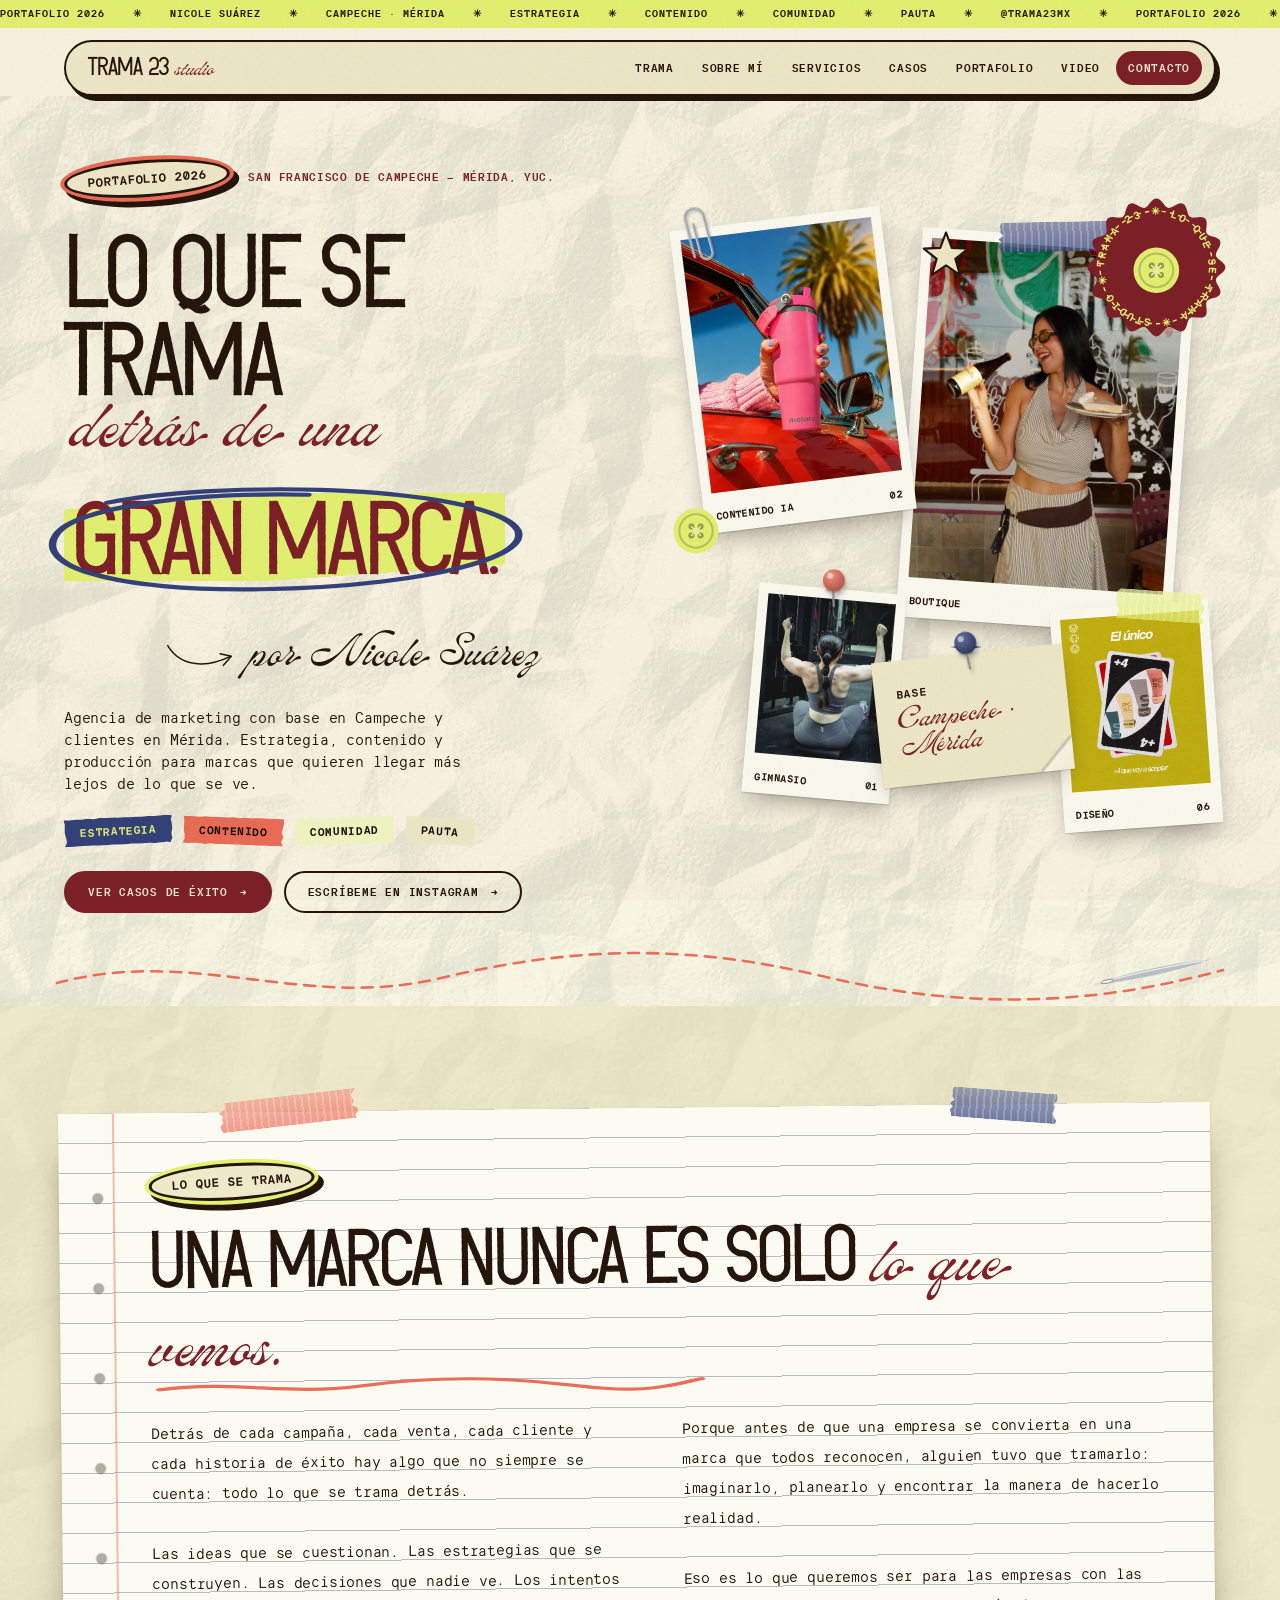
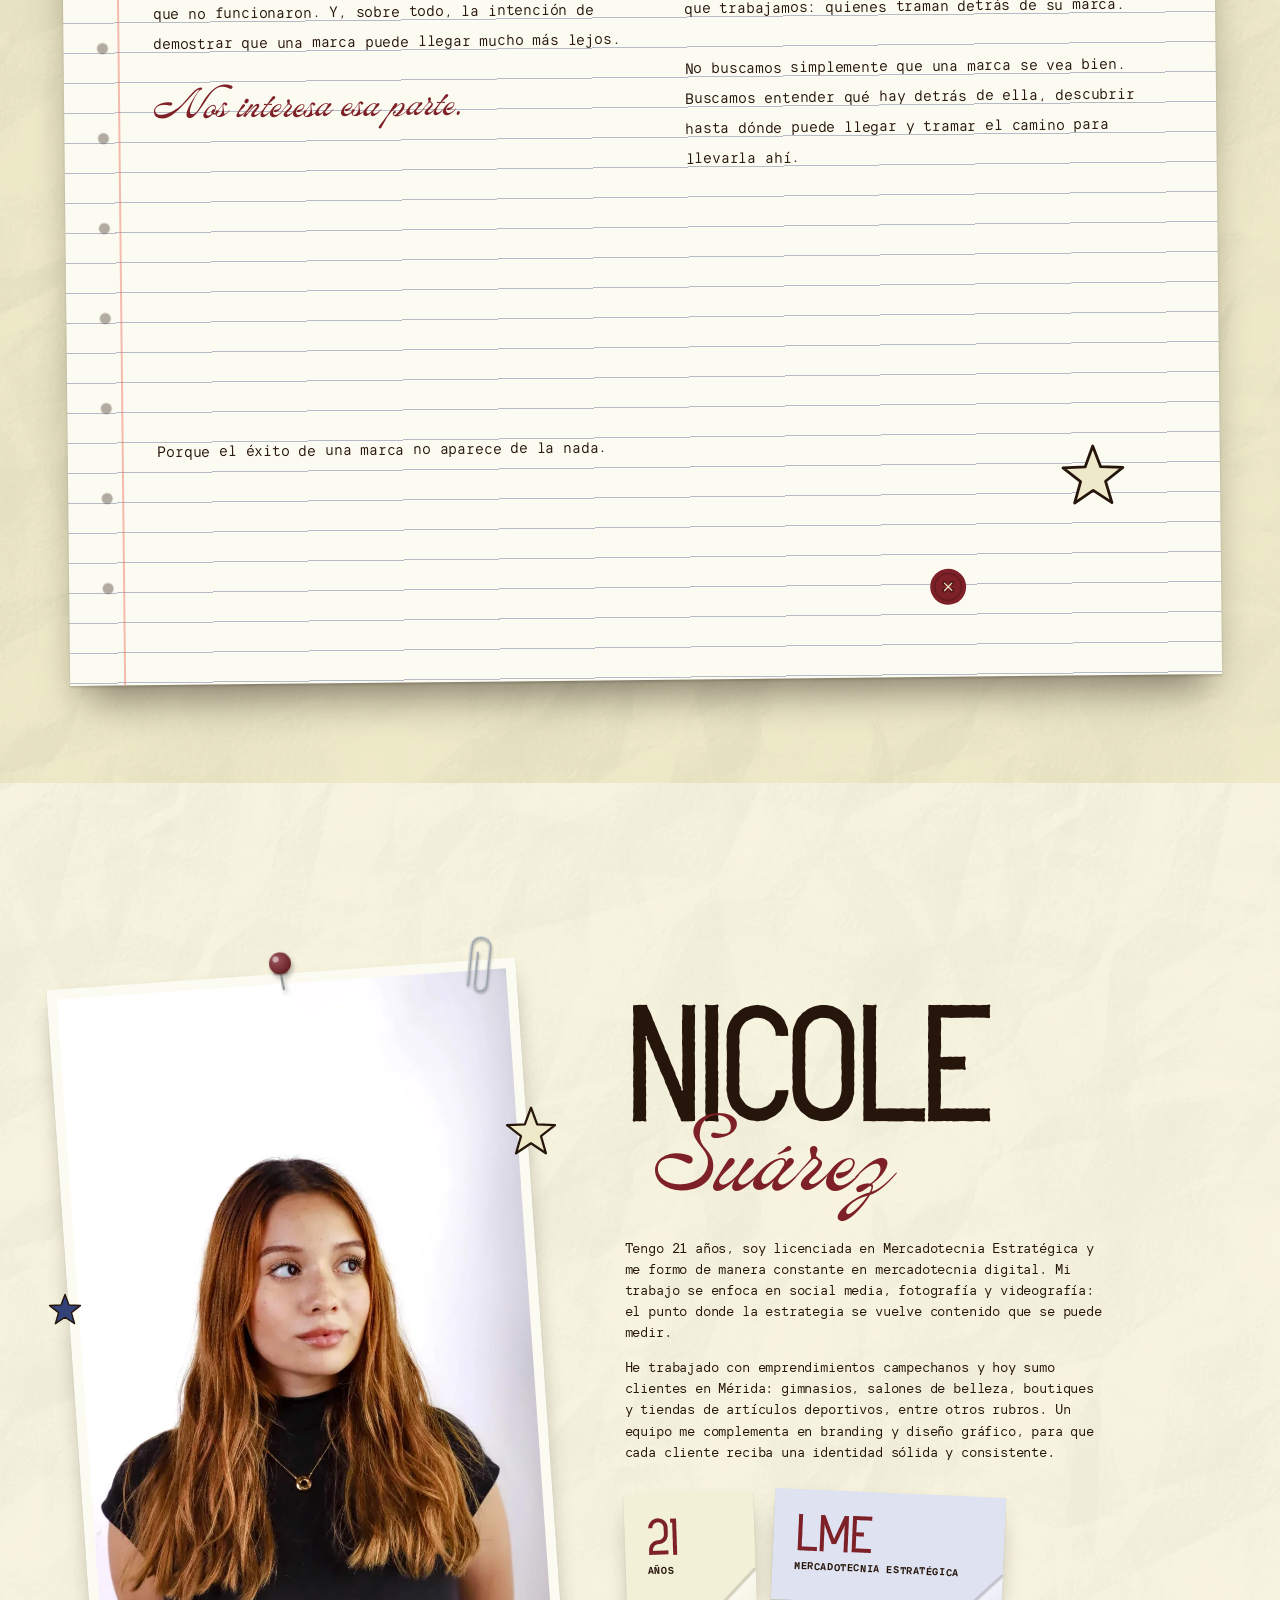
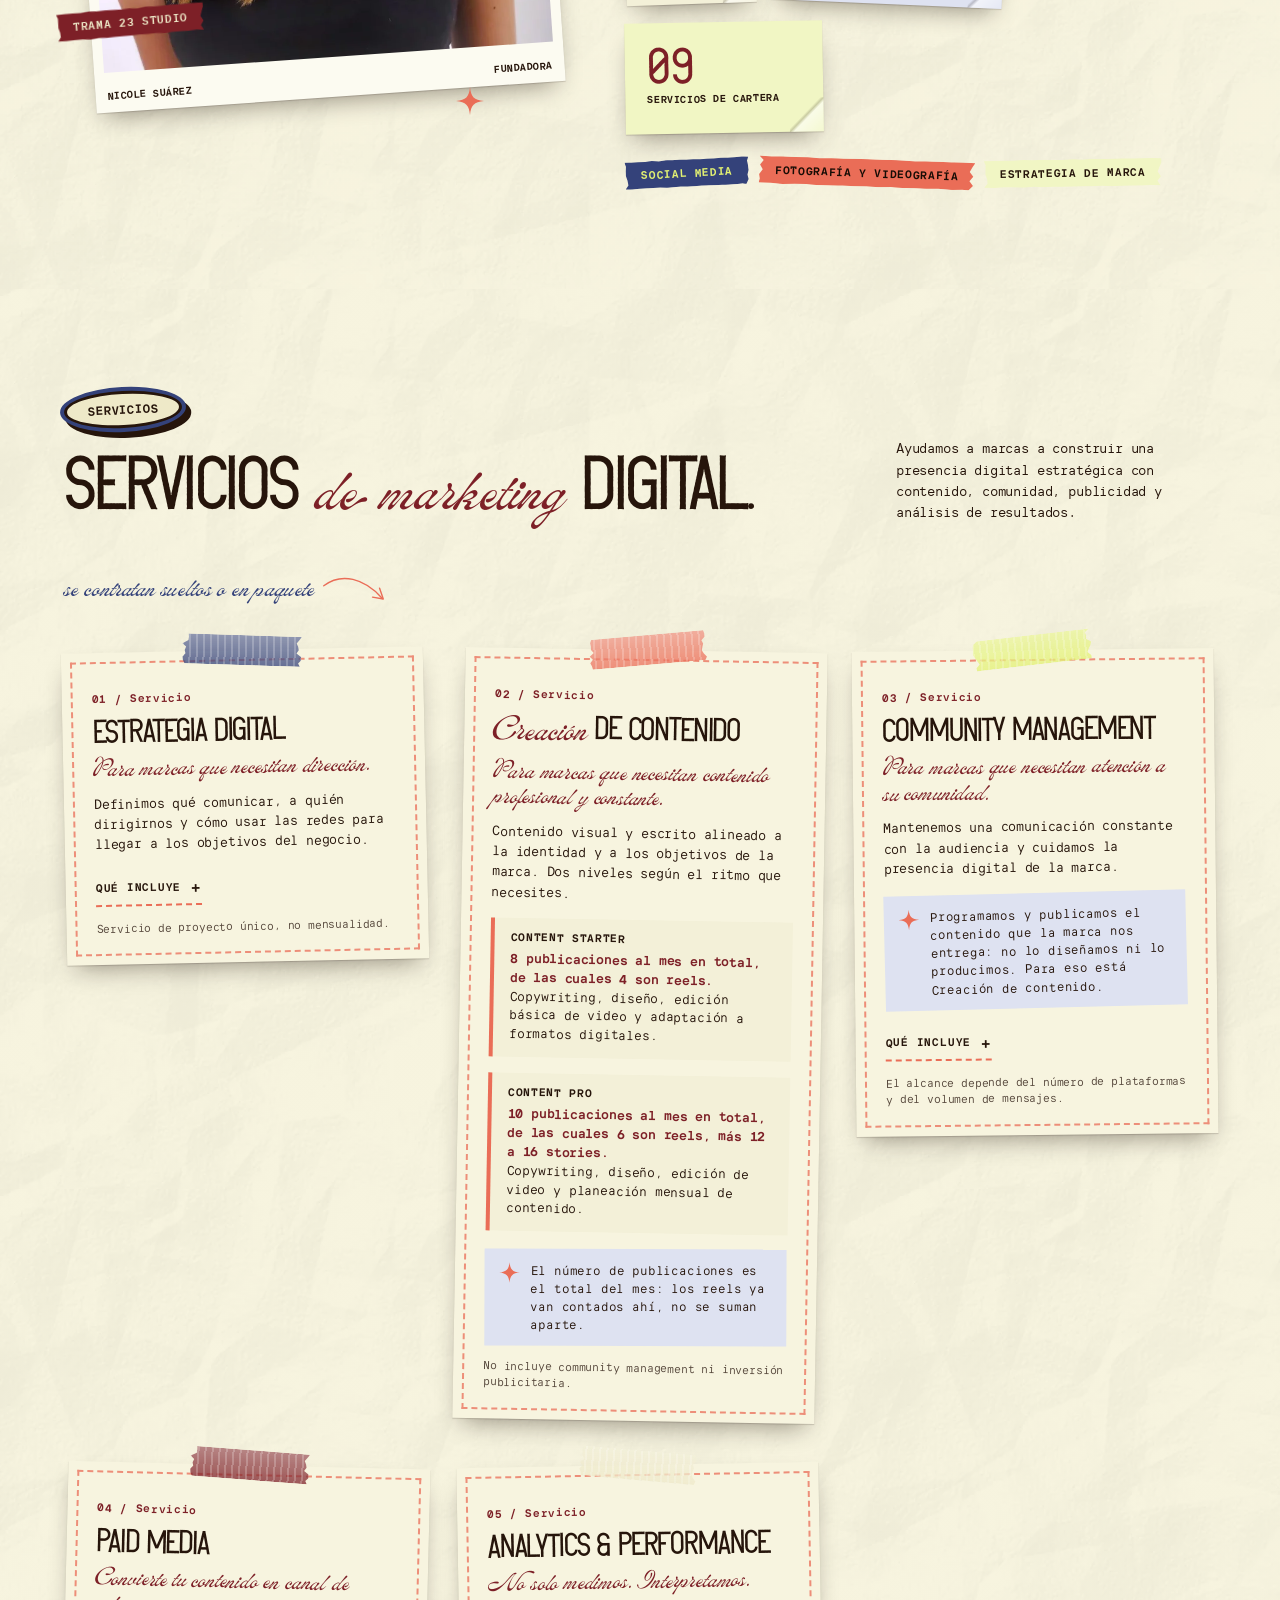
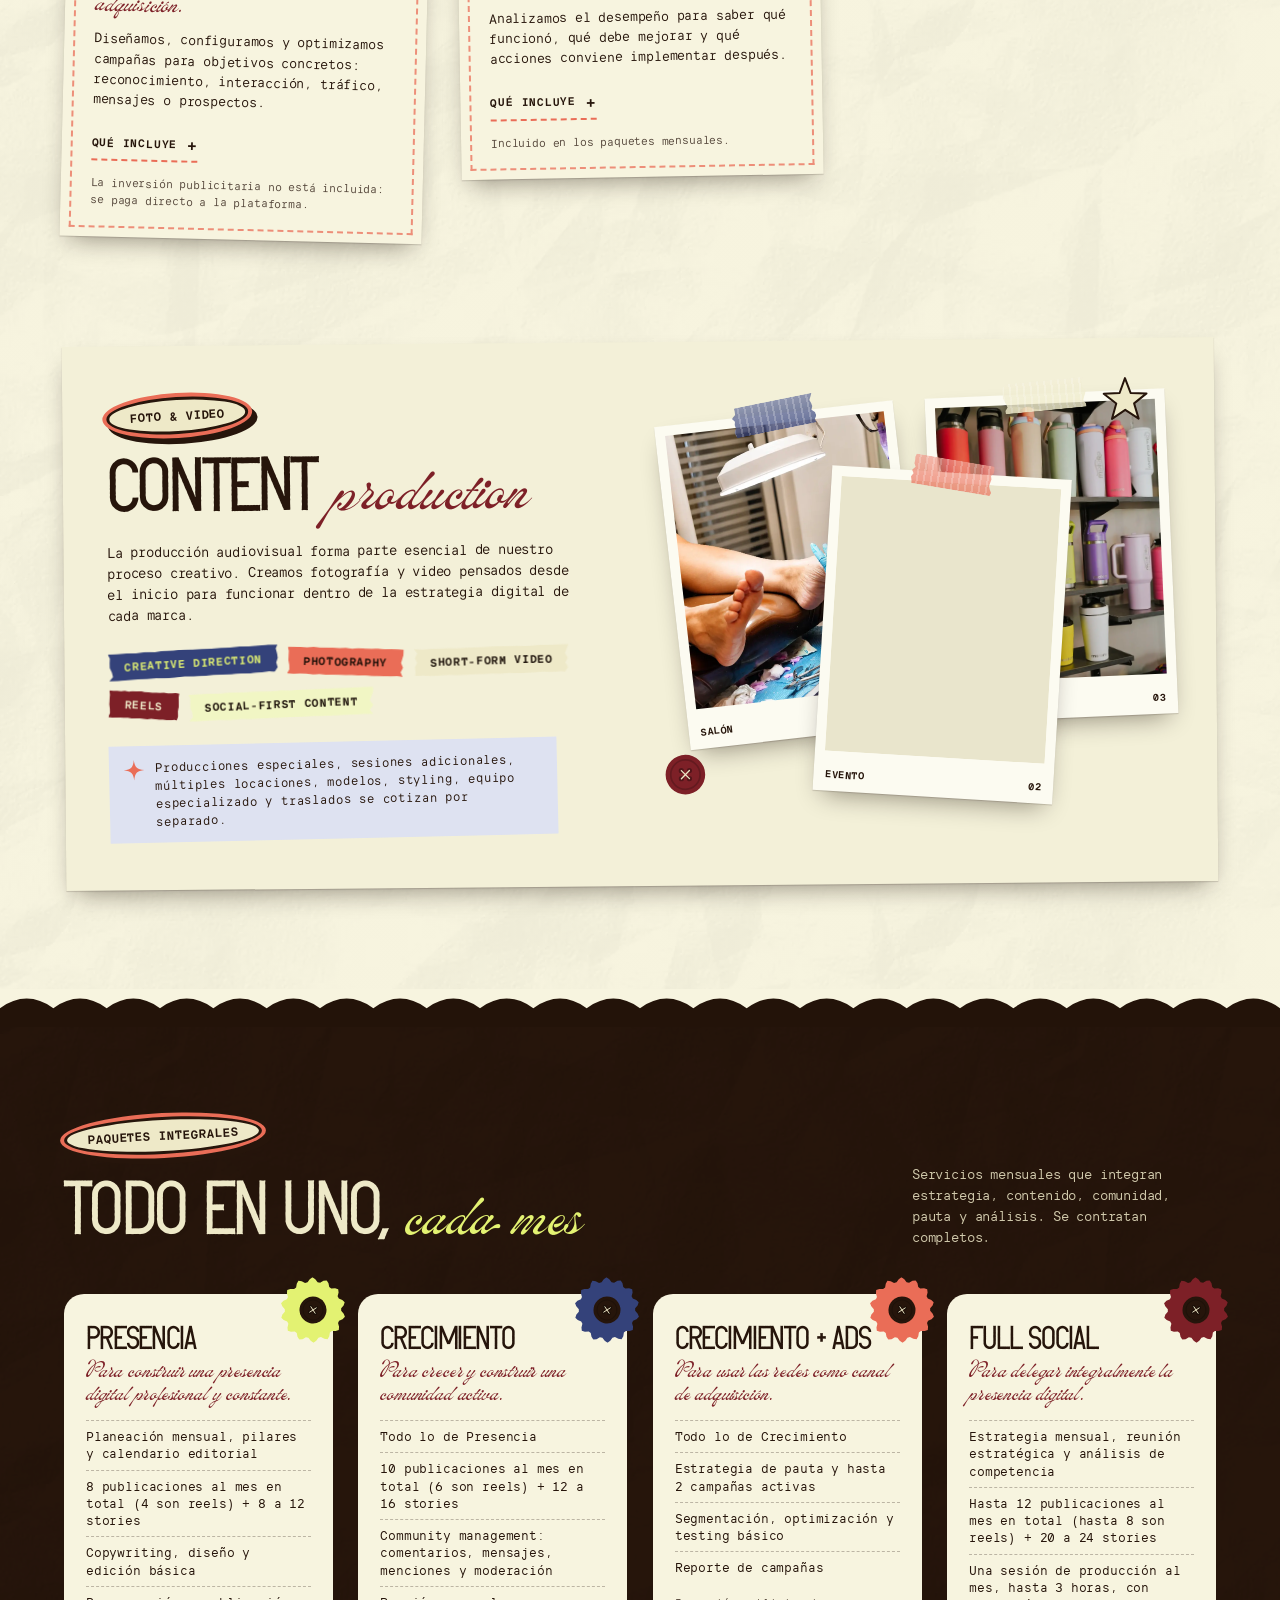
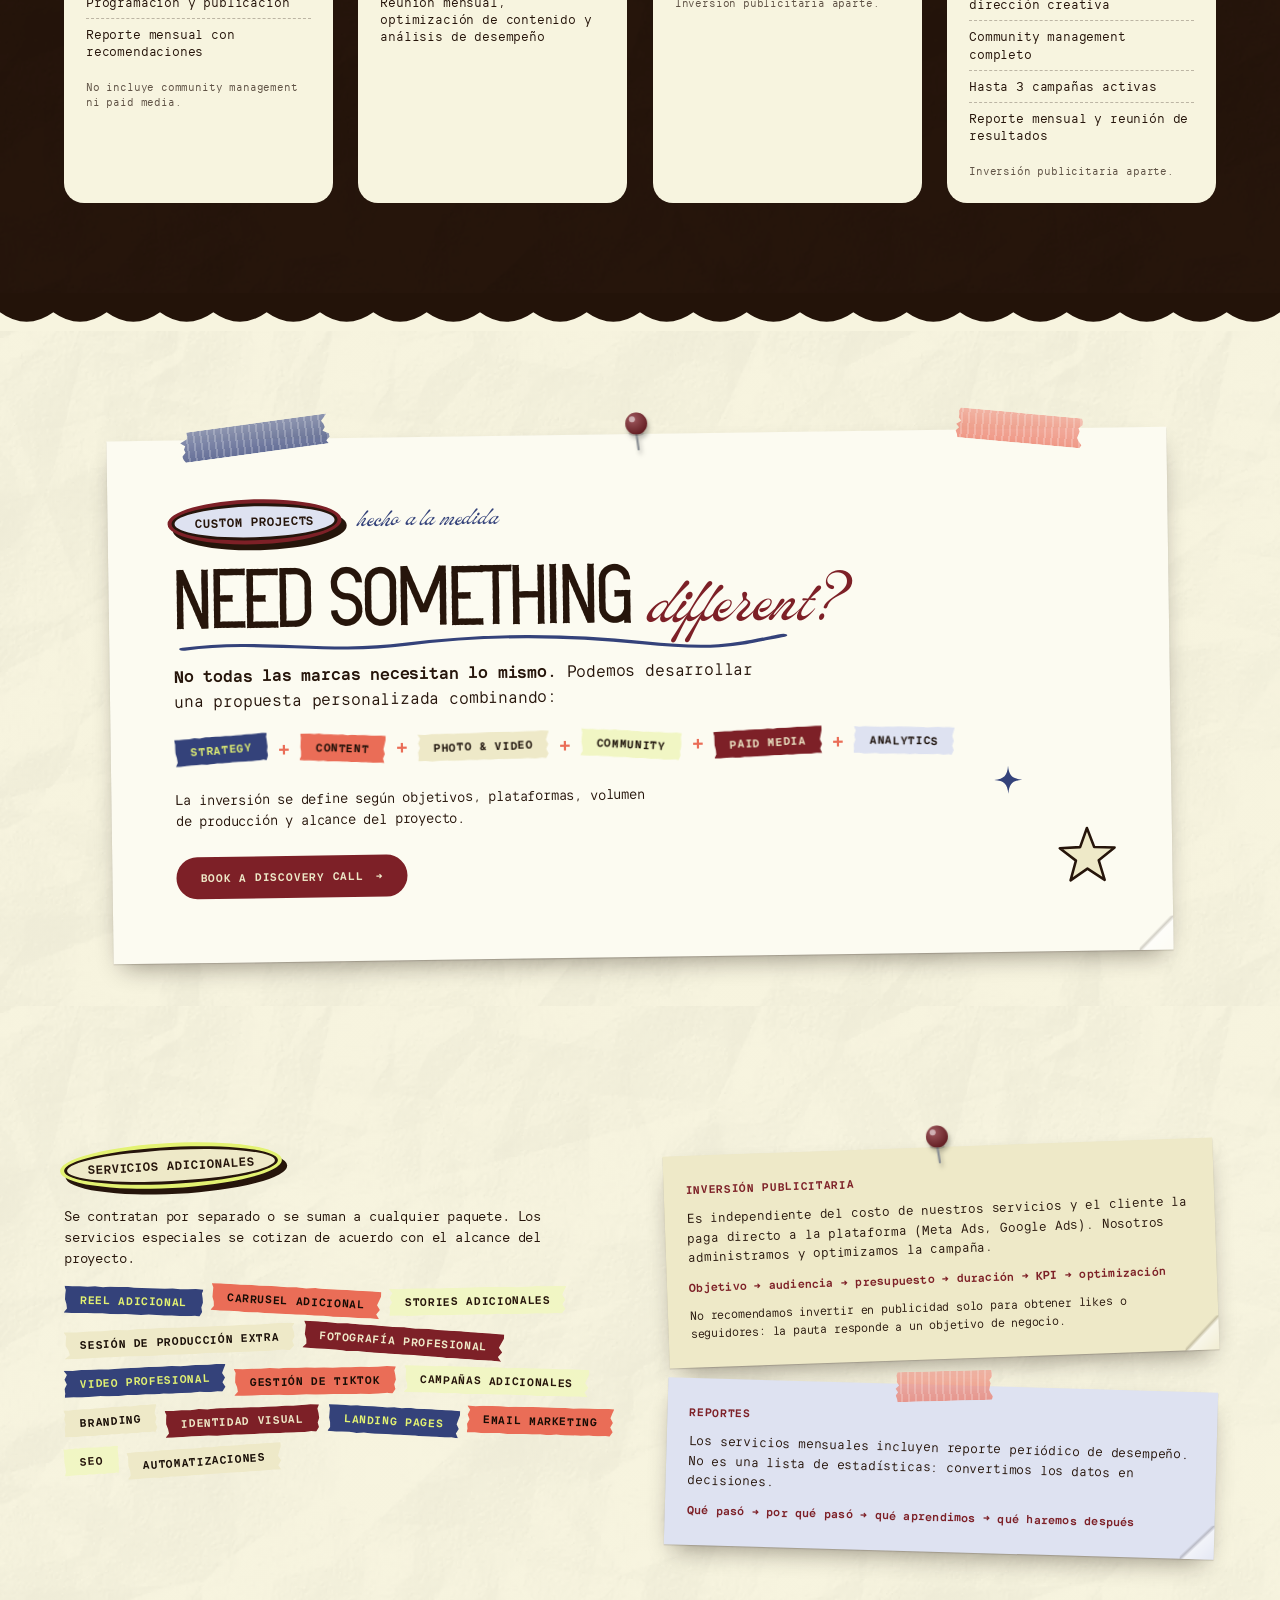
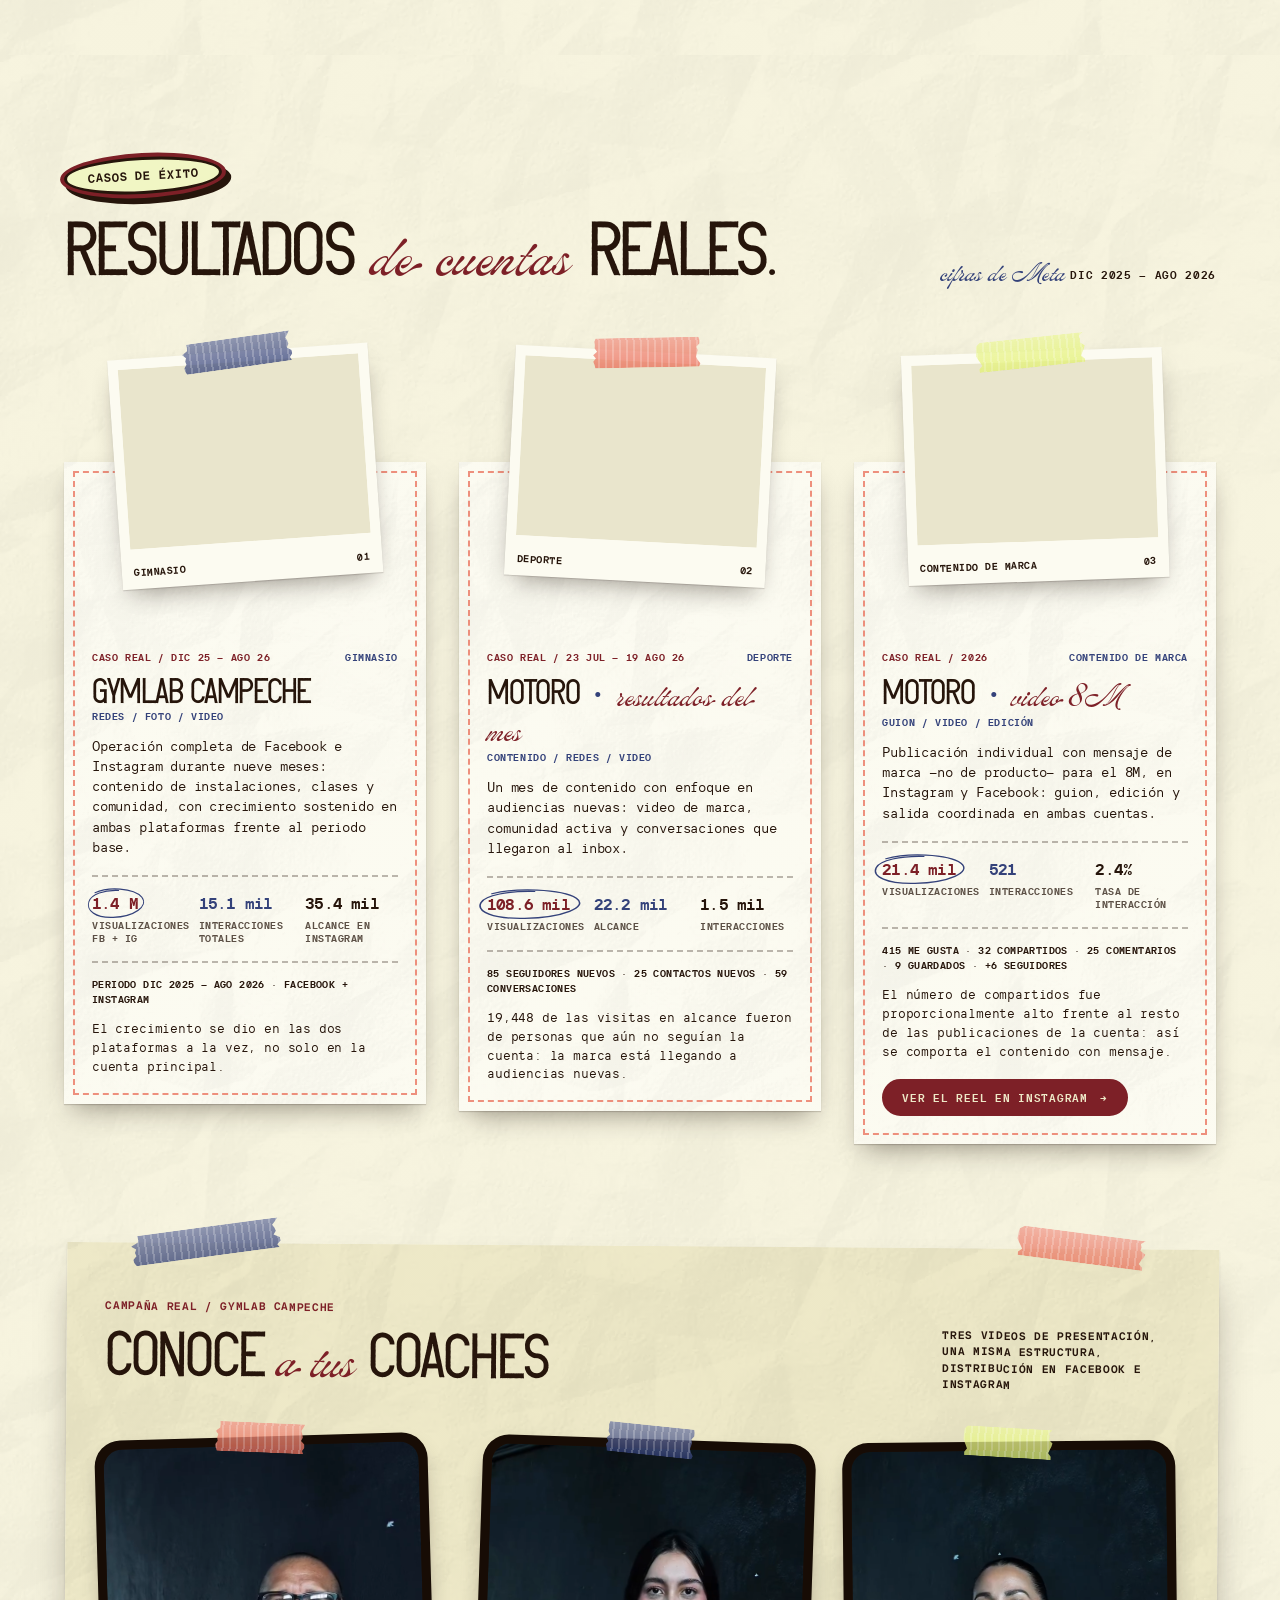
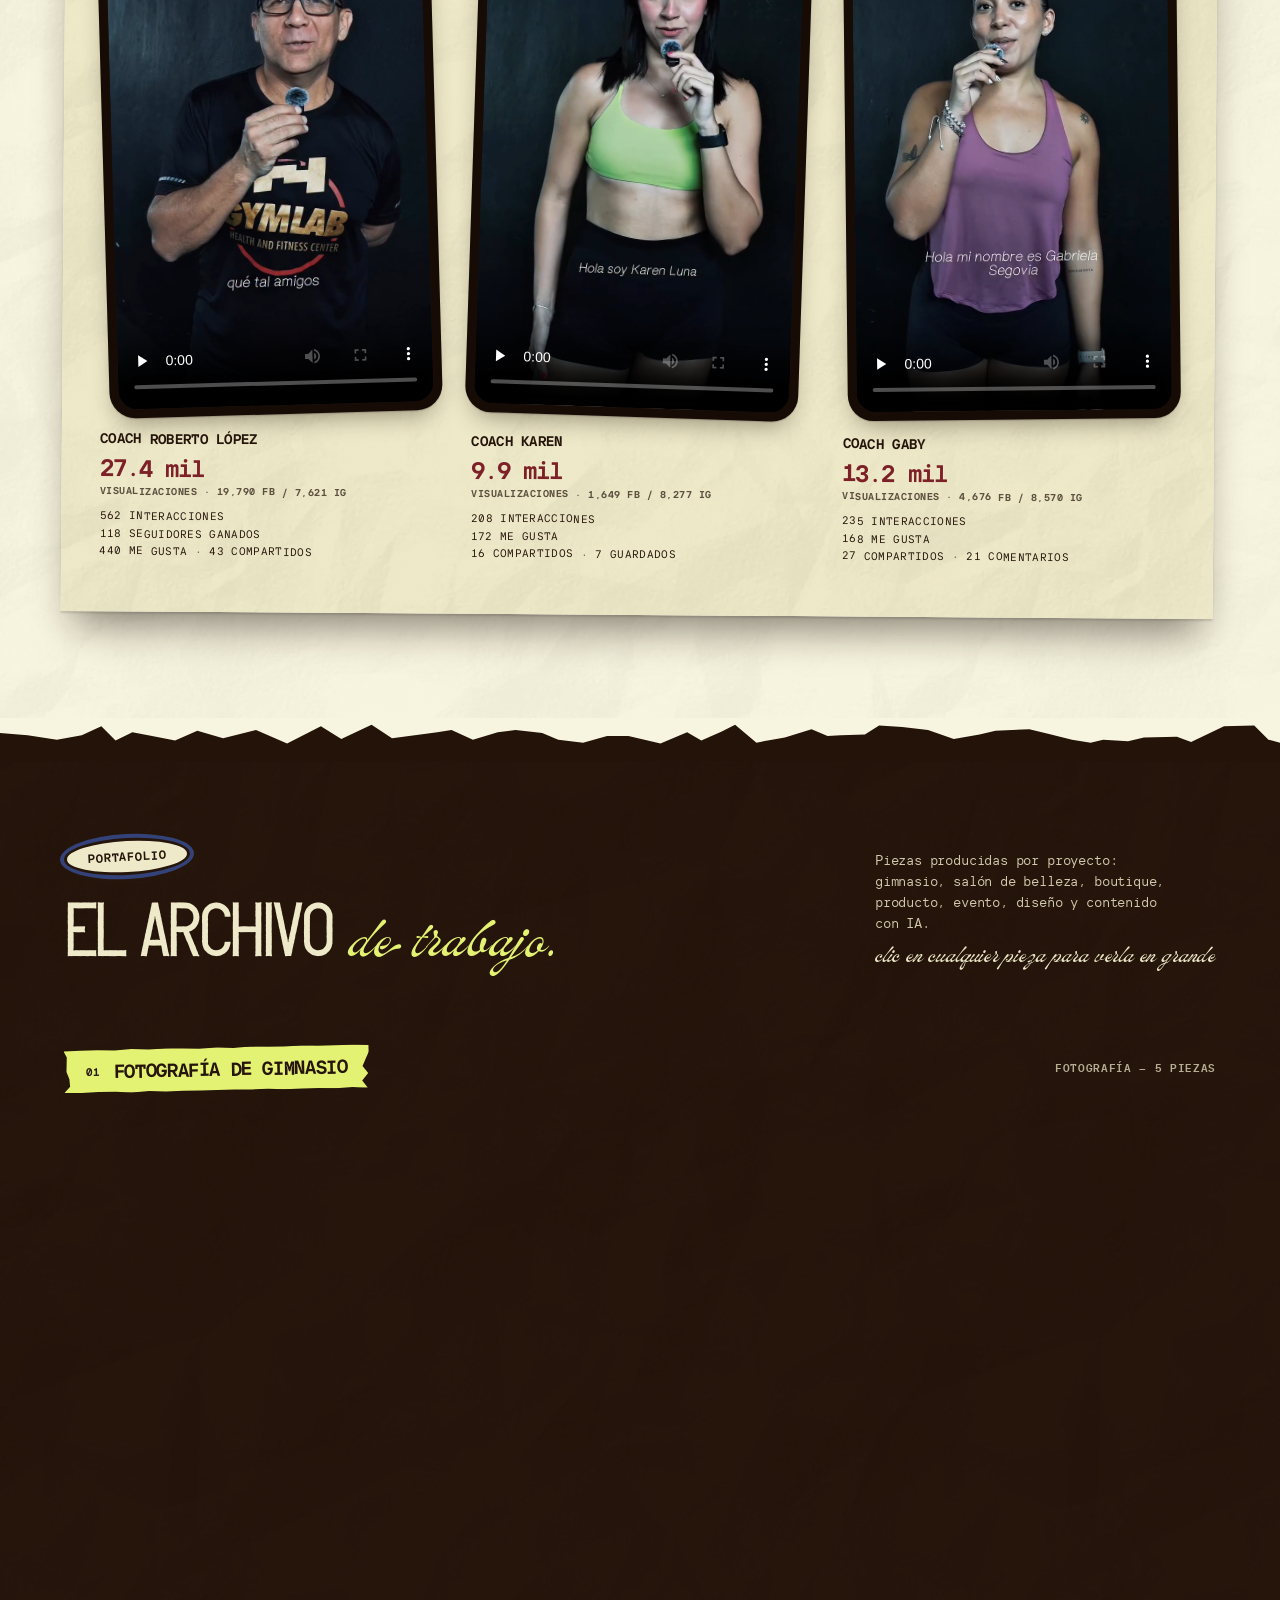
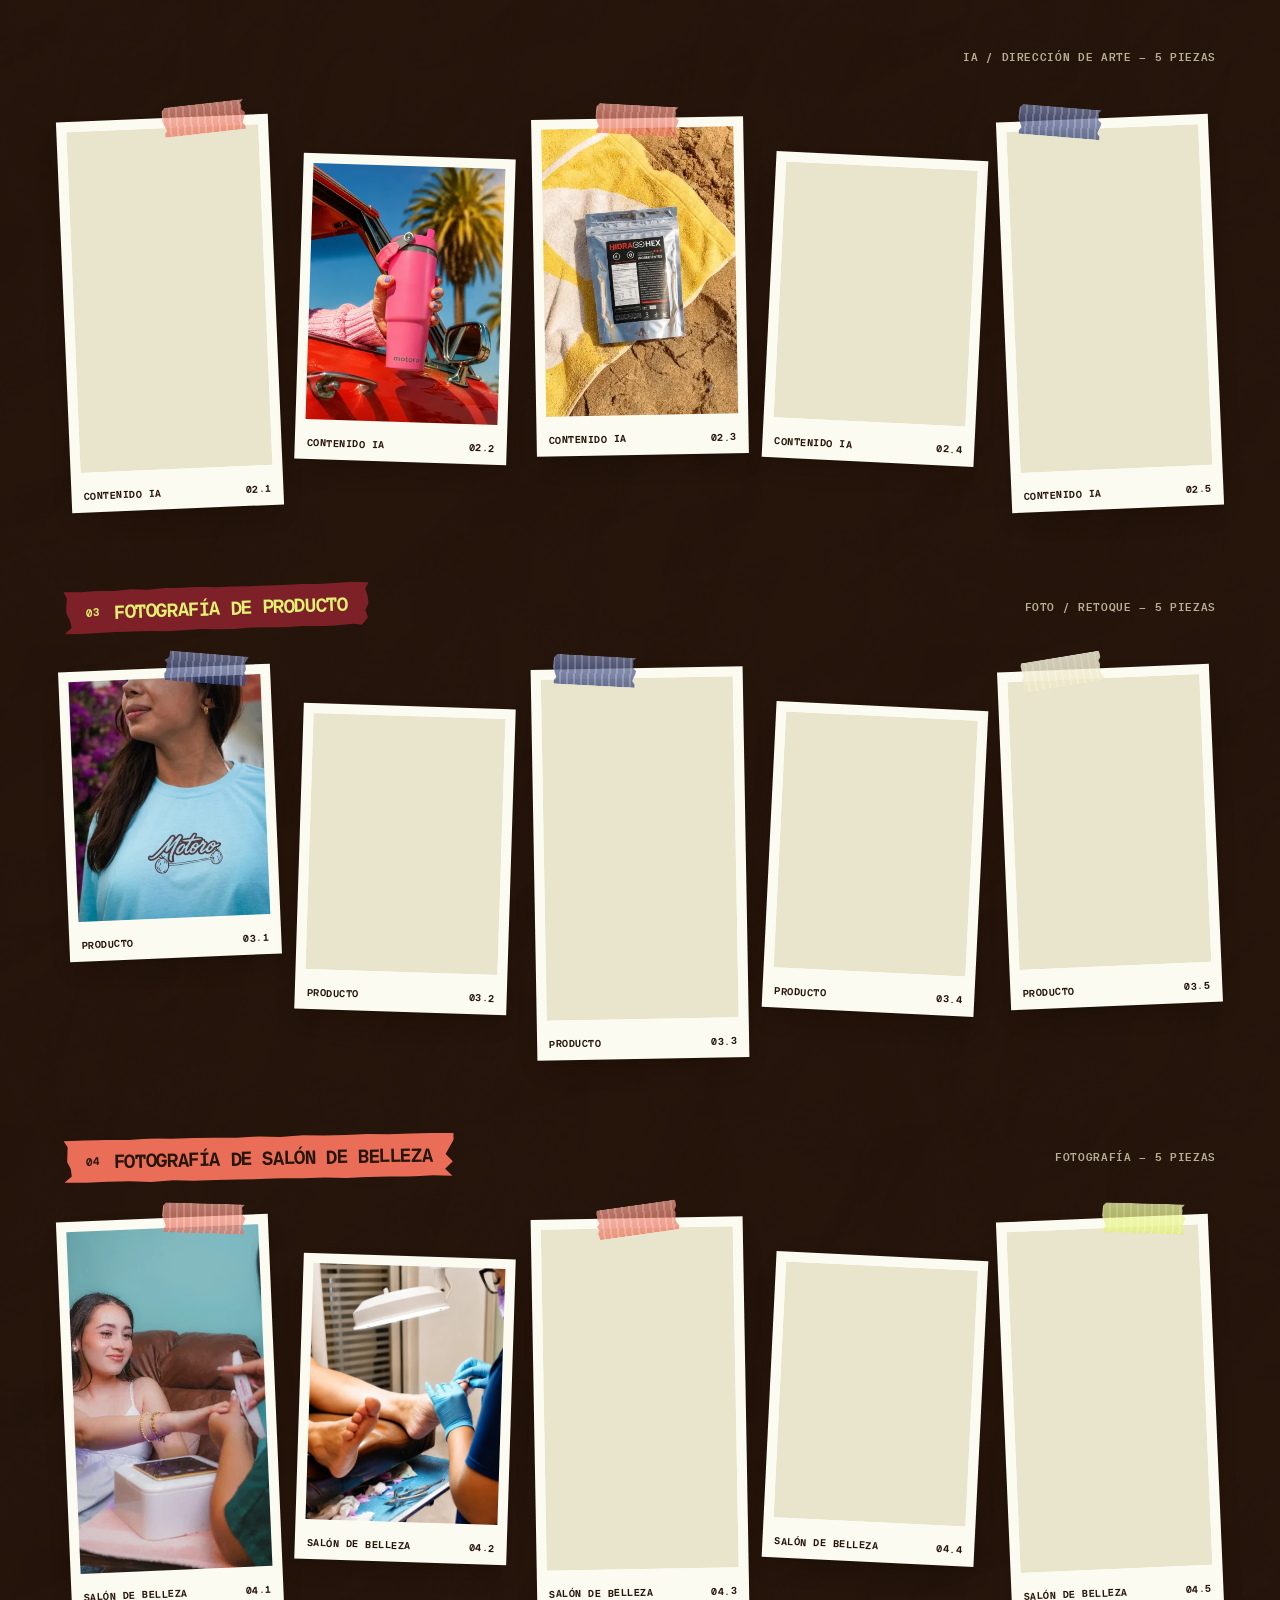
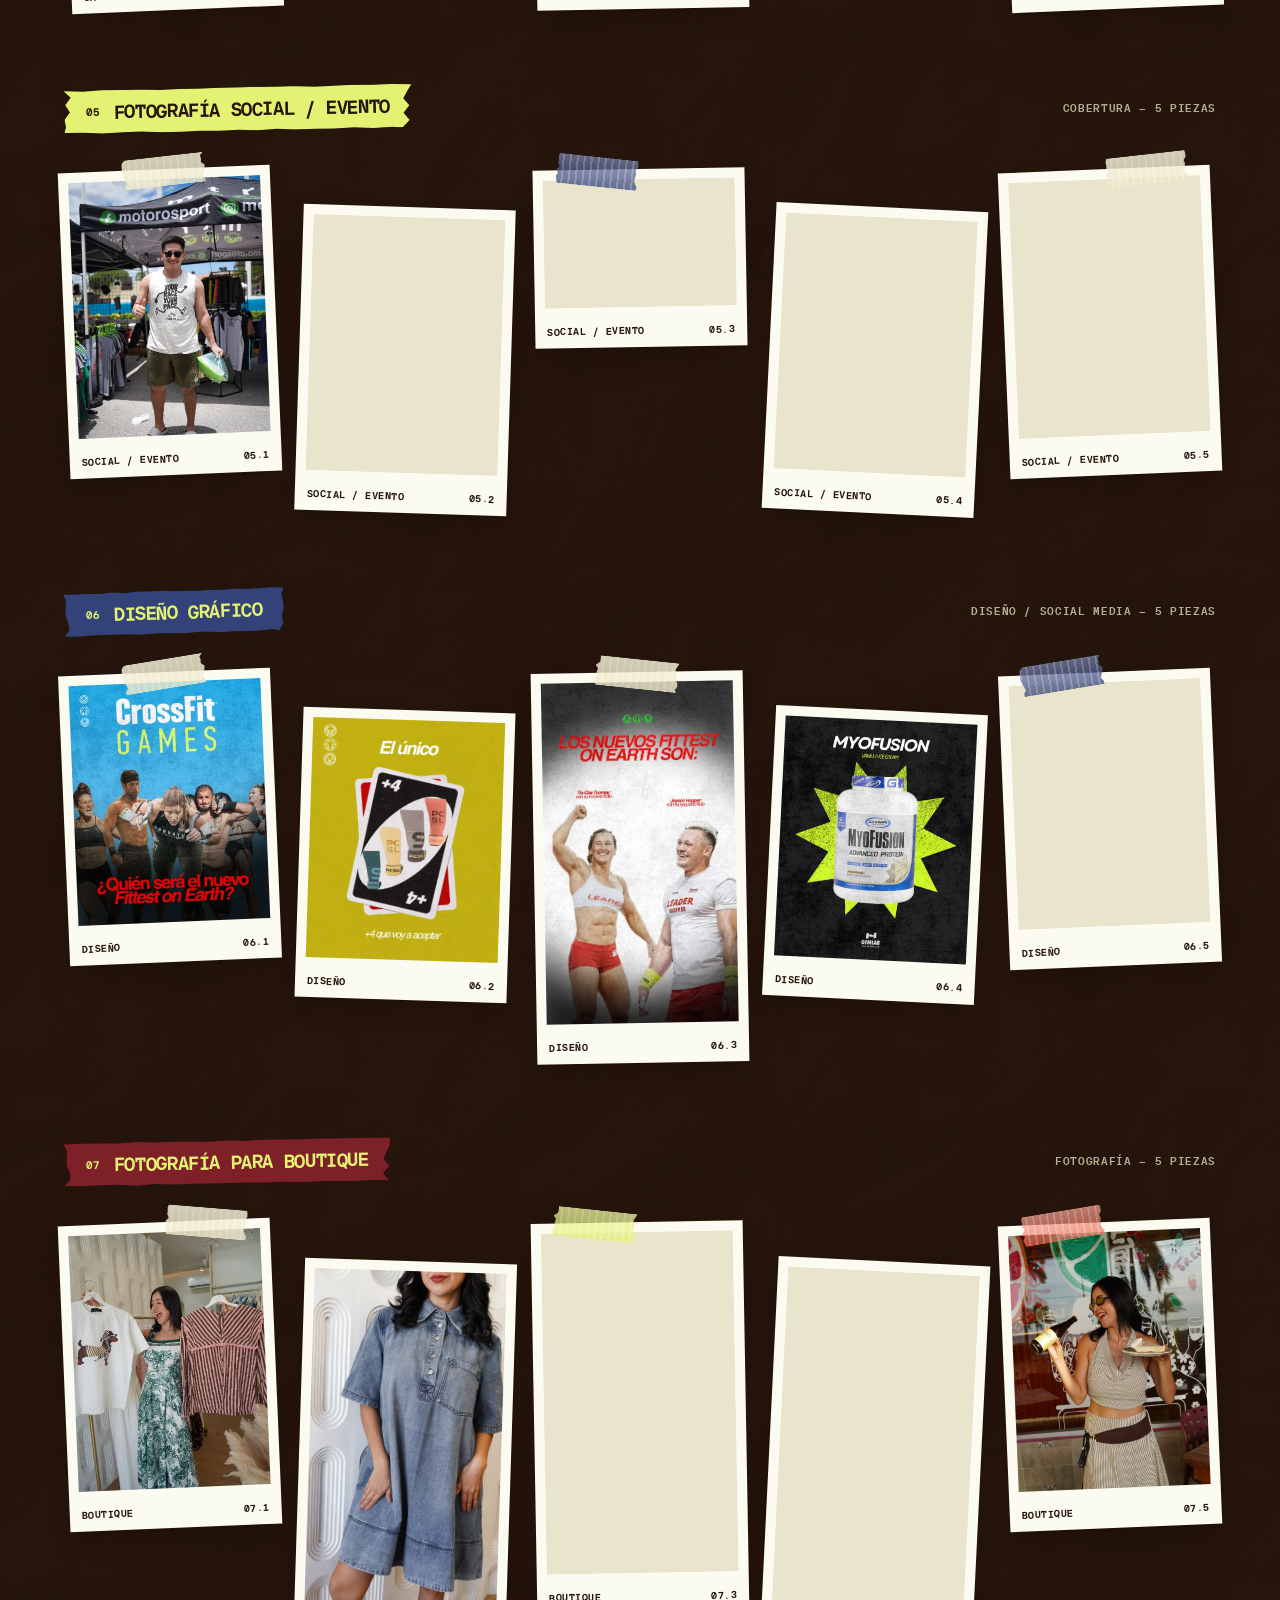
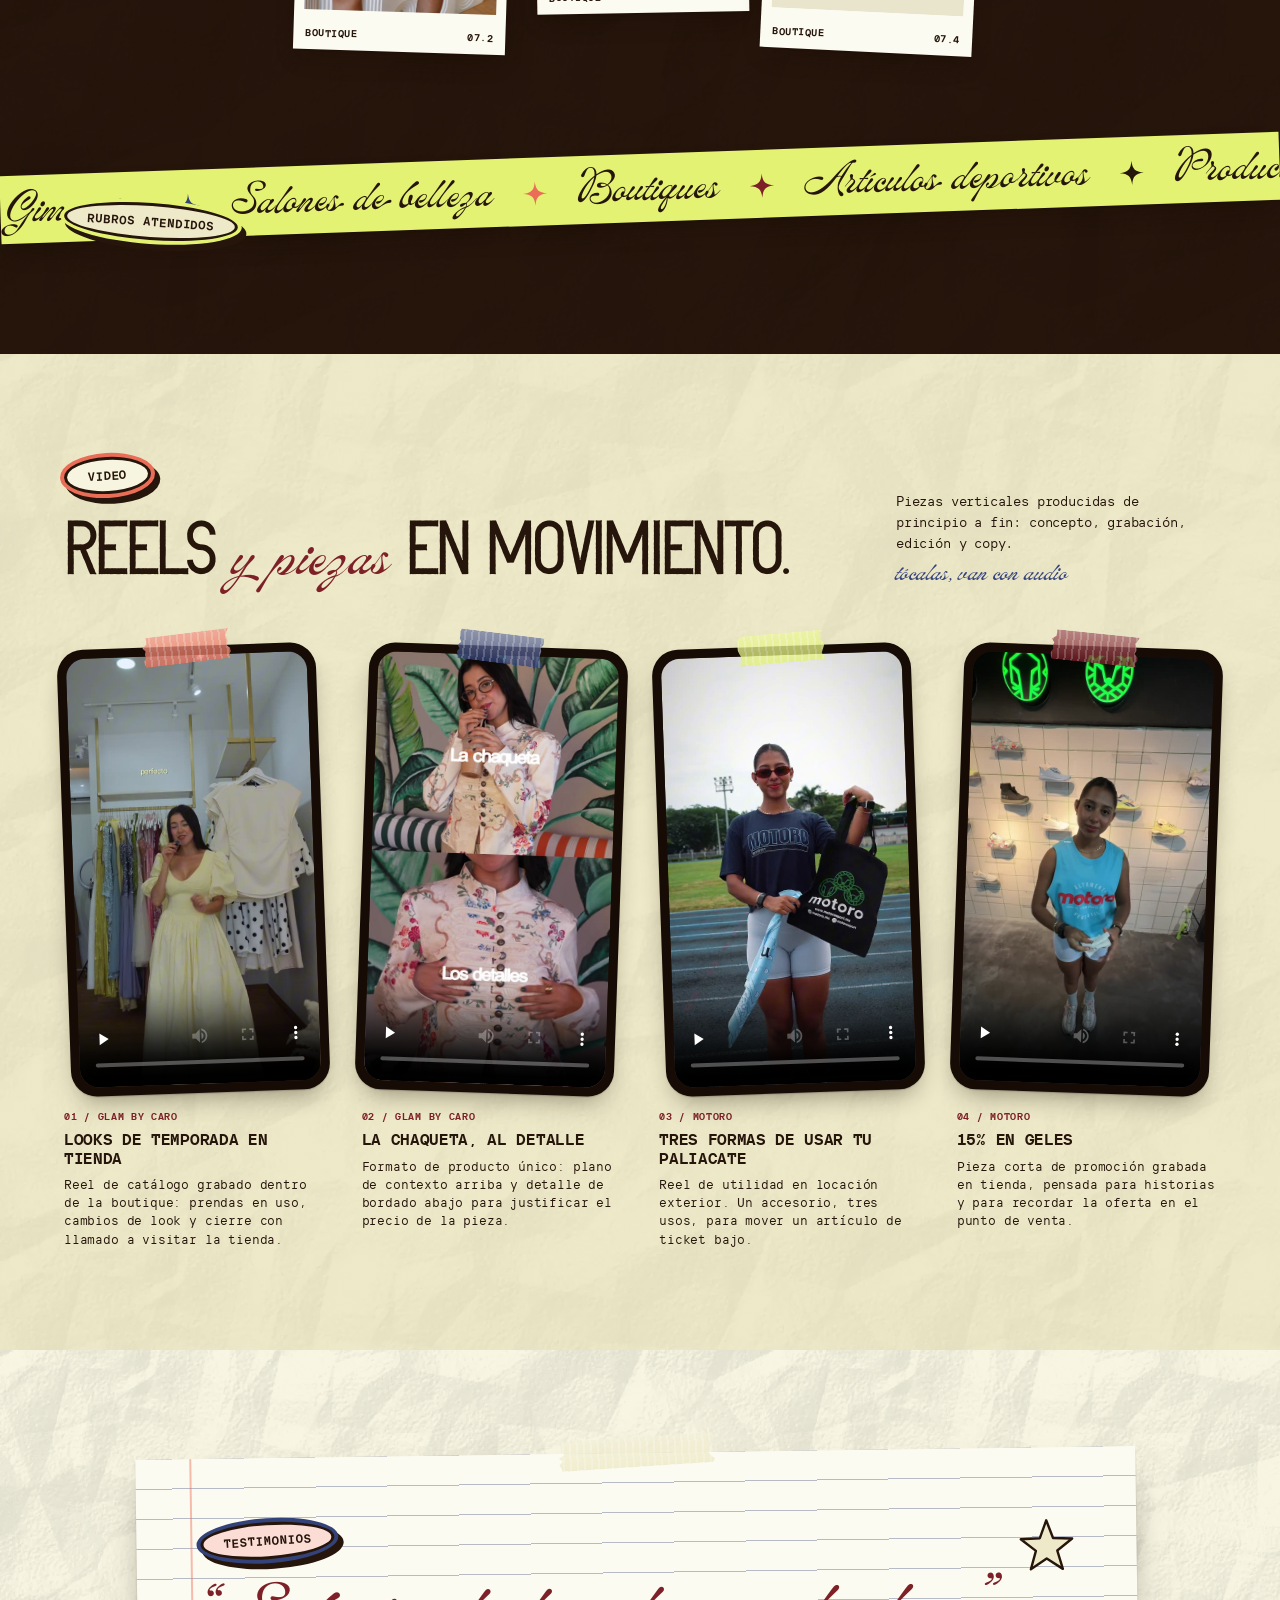
<file: index_7.html>
<!DOCTYPE html>
<html lang="es" class="no-js">
<head>
<meta charset="utf-8">
<meta name="viewport" content="width=device-width, initial-scale=1, viewport-fit=cover">
<title>Trama 23 Studio — Portafolio</title>
<meta name="description" content="Portafolio de Trama 23 Studio, agencia de marketing de Nicole Suárez en Campeche y Mérida: estrategia, contenido, comunidad y pauta.">
<link rel="preload" href="birdie.woff2" as="font" type="font/woff2" crossorigin>
<link rel="preload" href="lavonia.woff2" as="font" type="font/woff2" crossorigin>
<link rel="stylesheet" href="styles.css">
</head>
<body>
<svg width="0" height="0" style="position:absolute" aria-hidden="true" focusable="false">
  <defs>
    <symbol id="clip" viewBox="0 0 26 70"><path d="M9 20v34a6.5 6.5 0 0 0 13 0V13A10 10 0 0 0 2 13v42" fill="none" stroke="currentColor" stroke-width="2.8" stroke-linecap="round"/><path d="M9 20v34a6.5 6.5 0 0 0 13 0V13A10 10 0 0 0 2 13v42" fill="none" stroke="#fff" stroke-width=".9" stroke-linecap="round" opacity=".7" transform="translate(-.8 -.8)"/></symbol>
    <symbol id="chincheta" viewBox="0 0 40 50"><path d="M20 27l2.5 20" stroke="#8a8f94" stroke-width="2.6" stroke-linecap="round"/><ellipse cx="20" cy="28" rx="9" ry="3" fill="rgba(0,0,0,.18)"/><circle cx="20" cy="16" r="13" fill="currentColor"/><circle cx="20" cy="16" r="13" fill="url(#brilloChincheta)"/><circle cx="15" cy="11" r="3.6" fill="#fff" opacity=".55"/></symbol>
    <radialGradient id="brilloChincheta" cx=".35" cy=".3" r=".8"><stop offset="0" stop-color="#fff" stop-opacity=".25"/><stop offset="1" stop-color="#000" stop-opacity=".25"/></radialGradient>
    <symbol id="estrella" viewBox="0 0 60 60"><path d="M30 4l6.6 17.8 19.1.8-15 11.8 5.3 18.4L30 42.1 14 52.8l5.3-18.4-15-11.8 19.1-.8z" fill="currentColor" stroke="#26150B" stroke-width="2.4" stroke-linejoin="round"/></symbol>
    <symbol id="brillo" viewBox="0 0 60 60"><path d="M30 2c2 20 8 26 28 28-20 2-26 8-28 28-2-20-8-26-28-28C22 28 28 22 30 2z" fill="currentColor"/></symbol>
    <symbol id="boton" viewBox="0 0 60 60"><circle cx="30" cy="30" r="27" fill="currentColor"/><circle cx="30" cy="30" r="20" fill="none" stroke="rgba(0,0,0,.2)" stroke-width="2.4"/><g fill="rgba(0,0,0,.35)"><circle cx="24.5" cy="24.5" r="3.6"/><circle cx="35.5" cy="24.5" r="3.6"/><circle cx="24.5" cy="35.5" r="3.6"/><circle cx="35.5" cy="35.5" r="3.6"/></g><path d="M24.5 24.5L35.5 35.5M35.5 24.5L24.5 35.5" stroke="#EEE9C8" stroke-width="1.8" stroke-linecap="round"/></symbol>
    <symbol id="aguja" viewBox="0 0 140 16"><path d="M4 8C40 3 100 3 136 8 100 13 40 13 4 8z" fill="#b9bec3"/><path d="M8 8C40 5.5 96 5.5 130 8" stroke="#fff" stroke-width="1.2" opacity=".7" fill="none"/><ellipse cx="20" cy="8" rx="7" ry="1.8" fill="#F7F4DF" stroke="#8a8f94" stroke-width="1"/></symbol>
  </defs>
</svg>
<div class="liston" aria-hidden="true"><div class="pista"><span>Portafolio 2026 <span aria-hidden="true">✳</span></span><span>Nicole Suárez <span aria-hidden="true">✳</span></span><span>Campeche · Mérida <span aria-hidden="true">✳</span></span><span>Estrategia <span aria-hidden="true">✳</span></span><span>Contenido <span aria-hidden="true">✳</span></span><span>Comunidad <span aria-hidden="true">✳</span></span><span>Pauta <span aria-hidden="true">✳</span></span><span>@trama23mx <span aria-hidden="true">✳</span></span><span>Portafolio 2026 <span aria-hidden="true">✳</span></span><span>Nicole Suárez <span aria-hidden="true">✳</span></span><span>Campeche · Mérida <span aria-hidden="true">✳</span></span><span>Estrategia <span aria-hidden="true">✳</span></span><span>Contenido <span aria-hidden="true">✳</span></span><span>Comunidad <span aria-hidden="true">✳</span></span><span>Pauta <span aria-hidden="true">✳</span></span><span>@trama23mx <span aria-hidden="true">✳</span></span></div></div>
<nav class="nav" id="nav" aria-label="Secciones">
  <div class="nav-caja">
    <a class="marca" href="#inicio"><span class="d">Trama 23</span><span class="s">studio</span></a>
    <button type="button" class="menu-btn" id="menuBtn" aria-expanded="false" aria-controls="menuLista"><span class="menu-txt">Menú</span><span class="menu-ico" aria-hidden="true"><i></i><i></i></span></button>
    <ul id="menuLista"><li><a href="#manifiesto">Trama</a></li><li><a href="#nicole">Sobre mí</a></li><li><a href="#servicios">Servicios</a></li><li><a href="#casos">Casos</a></li><li><a href="#portafolio">Portafolio</a></li><li><a href="#video">Video</a></li><li><a class="contacto" href="#contacto">Contacto</a></li></ul>
  </div>
</nav>
<main>
<header class="portada papel" id="inicio">
  <div class="portada-grid">
    <div>
      <div class="portada-meta">
        <span class="ovalo" style="--anillo:var(--coral);--r:-4deg">Portafolio 2026</span>
        <span class="eti" style="color:var(--granate)">San Francisco de Campeche — Mérida, Yuc.</span>
      </div>
      <h1 class="entra">
        <span class="l d l-1"><span class="x">Lo que se trama</span></span>
        <span class="l s l-s">detrás de una</span>
        <span class="l d l-g" style="position:relative"><span class="x">Gran marca.</span><svg class="garabato dibujar circulo-portada" viewBox="0 0 220 90" preserveAspectRatio="none" aria-hidden="true"><path d="M36 18C82 2 176 4 206 30c26 24-28 52-104 54C38 86 4 66 14 42 22 22 70 10 122 12" fill="none" stroke="#34427A" stroke-width="3.2" stroke-linecap="round"/></svg></span>
      </h1>
      <div class="firma entra" style="--d:.9s"><svg class="garabato dibujar flecha-firma" viewBox="0 0 130 70" aria-hidden="true"><path d="M6 60C22 22 64 10 112 26" fill="none" stroke="#26150B" stroke-width="2.6" stroke-linecap="round"/><path d="M98 12l16 14-19 7" fill="none" stroke="#26150B" stroke-width="2.6" stroke-linecap="round" stroke-linejoin="round"/></svg><span class="s">por Nicole Suárez</span></div>
      <p class="bajada entra" style="--d:1s">Agencia de marketing con base en Campeche y clientes en Mérida. Estrategia, contenido y producción para marcas que quieren llegar más lejos de lo que se ve.</p>
      <div class="cintas-servicio"><span class="etiqueta roto-1 reveal" data-a="pop" style="--c:#34427A;--t:#E3F272;--r:-3deg;--d:0.90s">Estrategia</span><span class="etiqueta roto-2 reveal" data-a="pop" style="--c:#EA6D57;--t:#170C05;--r:2deg;--d:1.02s">Contenido</span><span class="etiqueta roto-3 reveal" data-a="pop" style="--c:#F1F6C4;--t:#170C05;--r:-1.5deg;--d:1.14s">Comunidad</span><span class="etiqueta roto-1 reveal" data-a="pop" style="--c:#EEE9C8;--t:#170C05;--r:3deg;--d:1.26s">Pauta</span></div>
      <div class="acciones entra" style="--d:1.3s">
        <a class="pildora pildora-llena" href="#casos">Ver casos de éxito <span class="flecha">→</span></a>
        <a class="pildora pildora-borde" href="https://instagram.com/trama23mx" target="_blank" rel="noopener">Escríbeme en Instagram <span class="flecha">→</span></a>
      </div>
    </div>

    <div class="collage" aria-label="Piezas del portafolio">
      <div class="sticker-giro" aria-hidden="true">
  <svg viewBox="0 0 200 200"><defs><path id="circuloTexto" d="M100 100m-74 0a74 74 0 1 1 148 0a74 74 0 1 1-148 0"/></defs>
    <path d="M198.00,100.00 L197.60,102.19 L196.45,104.33 L194.69,106.38 L192.54,108.33 L190.24,110.17 L188.08,111.93 L186.29,113.67 L185.06,115.44 L184.51,117.30 L184.65,119.32 L185.39,121.52 L186.57,123.89 L187.98,126.42 L189.34,129.03 L190.41,131.64 L190.97,134.14 L190.87,136.45 L190.03,138.48 L188.47,140.18 L186.30,141.56 L183.70,142.65 L180.89,143.53 L178.11,144.32 L175.59,145.16 L173.51,146.19 L171.99,147.52 L171.06,149.23 L170.68,151.35 L170.72,153.84 L171.00,156.62 L171.32,159.54 L171.47,162.44 L171.26,165.14 L170.56,167.47 L169.30,169.30 L167.47,170.56 L165.14,171.26 L162.44,171.47 L159.54,171.32 L156.62,171.00 L153.84,170.72 L151.35,170.68 L149.23,171.06 L147.52,171.99 L146.19,173.51 L145.16,175.59 L144.32,178.11 L143.53,180.89 L142.65,183.70 L141.56,186.30 L140.18,188.47 L138.48,190.03 L136.45,190.87 L134.14,190.97 L131.64,190.41 L129.03,189.34 L126.42,187.98 L123.89,186.57 L121.52,185.39 L119.32,184.65 L117.30,184.51 L115.44,185.06 L113.67,186.29 L111.93,188.08 L110.17,190.24 L108.33,192.54 L106.38,194.69 L104.33,196.45 L102.19,197.60 L100.00,198.00 L97.81,197.60 L95.67,196.45 L93.62,194.69 L91.67,192.54 L89.83,190.24 L88.07,188.08 L86.33,186.29 L84.56,185.06 L82.70,184.51 L80.68,184.65 L78.48,185.39 L76.11,186.57 L73.58,187.98 L70.97,189.34 L68.36,190.41 L65.86,190.97 L63.55,190.87 L61.52,190.03 L59.82,188.47 L58.44,186.30 L57.35,183.70 L56.47,180.89 L55.68,178.11 L54.84,175.59 L53.81,173.51 L52.48,171.99 L50.77,171.06 L48.65,170.68 L46.16,170.72 L43.38,171.00 L40.46,171.32 L37.56,171.47 L34.86,171.26 L32.53,170.56 L30.70,169.30 L29.44,167.47 L28.74,165.14 L28.53,162.44 L28.68,159.54 L29.00,156.62 L29.28,153.84 L29.32,151.35 L28.94,149.23 L28.01,147.52 L26.49,146.19 L24.41,145.16 L21.89,144.32 L19.11,143.53 L16.30,142.65 L13.70,141.56 L11.53,140.18 L9.97,138.48 L9.13,136.45 L9.03,134.14 L9.59,131.64 L10.66,129.03 L12.02,126.42 L13.43,123.89 L14.61,121.52 L15.35,119.32 L15.49,117.30 L14.94,115.44 L13.71,113.67 L11.92,111.93 L9.76,110.17 L7.46,108.33 L5.31,106.38 L3.55,104.33 L2.40,102.19 L2.00,100.00 L2.40,97.81 L3.55,95.67 L5.31,93.62 L7.46,91.67 L9.76,89.83 L11.92,88.07 L13.71,86.33 L14.94,84.56 L15.49,82.70 L15.35,80.68 L14.61,78.48 L13.43,76.11 L12.02,73.58 L10.66,70.97 L9.59,68.36 L9.03,65.86 L9.13,63.55 L9.97,61.52 L11.53,59.82 L13.70,58.44 L16.30,57.35 L19.11,56.47 L21.89,55.68 L24.41,54.84 L26.49,53.81 L28.01,52.48 L28.94,50.77 L29.32,48.65 L29.28,46.16 L29.00,43.38 L28.68,40.46 L28.53,37.56 L28.74,34.86 L29.44,32.53 L30.70,30.70 L32.53,29.44 L34.86,28.74 L37.56,28.53 L40.46,28.68 L43.38,29.00 L46.16,29.28 L48.65,29.32 L50.77,28.94 L52.48,28.01 L53.81,26.49 L54.84,24.41 L55.68,21.89 L56.47,19.11 L57.35,16.30 L58.44,13.70 L59.82,11.53 L61.52,9.97 L63.55,9.13 L65.86,9.03 L68.36,9.59 L70.97,10.66 L73.58,12.02 L76.11,13.43 L78.48,14.61 L80.68,15.35 L82.70,15.49 L84.56,14.94 L86.33,13.71 L88.07,11.92 L89.83,9.76 L91.67,7.46 L93.62,5.31 L95.67,3.55 L97.81,2.40 L100.00,2.00 L102.19,2.40 L104.33,3.55 L106.38,5.31 L108.33,7.46 L110.17,9.76 L111.93,11.92 L113.67,13.71 L115.44,14.94 L117.30,15.49 L119.32,15.35 L121.52,14.61 L123.89,13.43 L126.42,12.02 L129.03,10.66 L131.64,9.59 L134.14,9.03 L136.45,9.13 L138.48,9.97 L140.18,11.53 L141.56,13.70 L142.65,16.30 L143.53,19.11 L144.32,21.89 L145.16,24.41 L146.19,26.49 L147.52,28.01 L149.23,28.94 L151.35,29.32 L153.84,29.28 L156.62,29.00 L159.54,28.68 L162.44,28.53 L165.14,28.74 L167.47,29.44 L169.30,30.70 L170.56,32.53 L171.26,34.86 L171.47,37.56 L171.32,40.46 L171.00,43.38 L170.72,46.16 L170.68,48.65 L171.06,50.77 L171.99,52.48 L173.51,53.81 L175.59,54.84 L178.11,55.68 L180.89,56.47 L183.70,57.35 L186.30,58.44 L188.47,59.82 L190.03,61.52 L190.87,63.55 L190.97,65.86 L190.41,68.36 L189.34,70.97 L187.98,73.58 L186.57,76.11 L185.39,78.48 L184.65,80.68 L184.51,82.70 L185.06,84.56 L186.29,86.33 L188.08,88.07 L190.24,89.83 L192.54,91.67 L194.69,93.62 L196.45,95.67 L197.60,97.81Z" fill="#7D2027"/><circle cx="100" cy="100" r="80" fill="none" stroke="#E3F272" stroke-width="2" stroke-dasharray="6 6"/>
    <text><textPath href="#circuloTexto" startOffset="0">TRAMA 23 ✳ LO QUE SE TRAMA ✳ STUDIO ✳ CAMPECHE ✳</textPath></text>
  </svg>
  <svg class="sticker-centro" viewBox="0 0 60 60"><use href="#boton"/></svg>
</div>
      <div class="pieza pieza-a" data-vel="-.02"><figure class="polaroid reveal" data-a="cae" style="--d:.25s;margin:0">
        <span class="cinta cinta-2" style="--x:50%;--y:-15px;--r:-5deg;--w:130px;--c:rgba(52,66,122,.8)" aria-hidden="true"></span>
        <img src="trama-port-07-5.webp" alt="Fotografía para boutique" width="1201" height="1600" decoding="async">
        <figcaption><span>Boutique</span><span>07</span></figcaption>
      </figure></div>
      <div class="pieza pieza-b" data-vel="-.06"><figure class="polaroid reveal" data-a="cae" style="--d:.1s;margin:0">
        <svg class="clip" style="color:;left:18px;top:-24px;transform:rotate(-8deg)" aria-hidden="true"><use href="#clip"/></svg>
        <img src="trama-port-02-2.webp" alt="Contenido hecho con inteligencia artificial" width="341" height="454" decoding="async">
        <figcaption><span>Contenido IA</span><span>02</span></figcaption>
      </figure></div>
      <div class="pieza pieza-c" data-vel=".07"><figure class="polaroid reveal" data-a="cae" style="--d:.45s;margin:0">
        <svg class="chincheta" style="color:#EA6D57;left:calc(50% - 17px);top:-22px" aria-hidden="true"><use href="#chincheta"/></svg>
        <img src="trama-port-01-3.webp" alt="Fotografía de gimnasio" width="864" height="1080" decoding="async">
        <figcaption><span>Gimnasio</span><span>01</span></figcaption>
      </figure></div>
      <div class="pieza pieza-d" data-vel="-.035"><figure class="polaroid reveal" data-a="cae" style="--d:.6s;margin:0">
        <span class="cinta cinta-3" style="--x:70%;--y:-12px;--r:8deg;--w:90px;--c:rgba(227,242,114,.75)" aria-hidden="true"></span>
        <img src="trama-port-06-2.webp" alt="Diseño gráfico" width="960" height="1200" decoding="async">
        <figcaption><span>Diseño</span><span>06</span></figcaption>
      </figure></div>
      <div class="pieza-nota nota reveal" data-a="sello" style="--d:.8s">
        <svg class="chincheta" style="color:#34427A;left:calc(50% - 17px);top:-24px" aria-hidden="true"><use href="#chincheta"/></svg>
        <span class="eti">Base</span>
        <span class="s">Campeche · Mérida</span>
      </div>
      <svg class="estrella titila" style="color:#EEE9C8;left:44%;top:2%;--t:52px" aria-hidden="true"><use href="#estrella"/></svg>
      <svg class="brillo titila" style="color:#34427A;right:44%;bottom:30%;--t:34px;animation-delay:.8s" aria-hidden="true"><use href="#brillo"/></svg>
      <svg class="boton-costura flota" style="color:#E3F272;left:-3%;bottom:47%;--t:50px" aria-hidden="true"><use href="#boton"/></svg>
    </div>
  </div>
  <div class="costura c-portada" aria-hidden="true"><svg viewBox="0 0 1440 90" preserveAspectRatio="none"><defs><mask id="mc-portada"><path class="hilo-mask" d="M-10 52C160 8 300 84 470 46S780 6 950 44s330 36 500-8" fill="none" stroke="#fff" stroke-width="10" pathLength="1"/></mask></defs><path d="M-10 52C160 8 300 84 470 46S780 6 950 44s330 36 500-8" fill="none" stroke="#EA6D57" stroke-width="3" stroke-dasharray="14 10" stroke-linecap="round" mask="url(#mc-portada)"/></svg></div>
  <svg class="aguja-final" aria-hidden="true"><use href="#aguja"/></svg>
</header>
<section class="seccion papel-crema" id="manifiesto">
  <div class="hoja cuaderno reveal" data-a="sube">
    <span class="cinta cinta-1" style="--x:20%;--y:-16px;--r:-6deg;--w:140px;--c:rgba(234,109,87,.72)" aria-hidden="true"></span><span class="cinta cinta-2" style="--x:82%;--y:-14px;--r:5deg;--w:110px;--c:rgba(52,66,122,.75)" aria-hidden="true"></span>
    <span class="ovalo" style="--anillo:var(--lima)">Lo que se trama</span>
    <h2 class="titular d" style="margin-top:24px;position:relative"><span class="x">Una marca nunca es solo</span> <span class="s">lo que vemos.</span><svg class="garabato dibujar sub-manif" viewBox="0 0 240 24" preserveAspectRatio="none" aria-hidden="true"><path d="M4 14C36 4 58 22 90 12s62-8 92 2 38 2 54-6" fill="none" stroke="#EA6D57" stroke-width="3.4" stroke-linecap="round"/></svg></h2>
    <div class="hoja-cols">
      <div>
        <p>Detrás de cada campaña, cada venta, cada cliente y cada historia de éxito hay algo que no siempre se cuenta: todo lo que se trama detrás.</p>
        <p>Las ideas que se cuestionan. Las estrategias que se construyen. Las decisiones que nadie ve. Los intentos que no funcionaron. Y, sobre todo, la intención de demostrar que una marca puede llegar mucho más lejos.</p>
        <p class="nota-mano" style="font-size:clamp(34px,3.2vw,48px);color:var(--granate)">Nos interesa esa parte.</p>
      </div>
      <div>
        <p>Porque antes de que una empresa se convierta en una marca que todos reconocen, alguien tuvo que tramarlo: imaginarlo, planearlo y encontrar la manera de hacerlo realidad.</p>
        <p>Eso es lo que queremos ser para las empresas con las que trabajamos: quienes traman detrás de su marca.</p>
        <p>No buscamos simplemente que una marca se vea bien. Buscamos entender qué hay detrás de ella, descubrir hasta dónde puede llegar y tramar el camino para llevarla ahí.</p>
      </div>
    </div>
    <div class="tres-notas">
      <div class="nota reveal" data-a="cae" style="--r:-3deg;--d:.05s"><b>01</b>La mente estratégica que encuentra la oportunidad</div>
      <div class="nota reveal" data-a="cae" style="--r:2deg;--bg:var(--tinta-cl);--d:.2s"><b>02</b>La creatividad que vuelve una idea memorable</div>
      <div class="nota reveal" data-a="cae" style="--r:-1.5deg;--bg:var(--lima-cl);--d:.35s"><b>03</b>La estrategia que demuestra todo lo que vale</div>
    </div>
    <p style="font-size:15px">Porque el éxito de una marca no aparece de la nada.</p>
    <span class="se-trama d reveal" data-a="sello"><span class="x">Se trama.</span><svg class="garabato dibujar sub-trama" viewBox="0 0 240 24" preserveAspectRatio="none" aria-hidden="true"><path d="M4 14C36 4 58 22 90 12s62-8 92 2 38 2 54-6" fill="none" stroke="#34427A" stroke-width="3.4" stroke-linecap="round"/></svg></span>
    <svg class="estrella titila" style="color:#EEE9C8;right:8%;bottom:14%;--t:70px" aria-hidden="true"><use href="#estrella"/></svg>
    <svg class="boton-costura" style="color:#7D2027;right:22%;bottom:6%;--t:40px" aria-hidden="true"><use href="#boton"/></svg>
  </div>
</section>
<section class="seccion papel-suave" id="nicole">
  <div class="yo">
    <div class="yo-foto">
      <figure class="polaroid reveal" data-a="cae" style="margin:0">
        <svg class="chincheta" style="color:#7D2027;left:calc(50% - 17px);top:-24px" aria-hidden="true"><use href="#chincheta"/></svg>
        <svg class="clip" style="color:;right:24px;top:-26px;transform:rotate(10deg)" aria-hidden="true"><use href="#clip"/></svg>
        <img src="trama-nicole.webp" alt="Retrato de Nicole" width="773" height="1160" loading="lazy" decoding="async">
        <figcaption><span>Nicole Suárez</span><span>Fundadora</span></figcaption>
      </figure>
      <span class="etiqueta roto-2 reveal" data-a="pop" style="--c:var(--granate);--t:var(--marfil2);--d:.5s">Trama 23 Studio</span>
      <svg class="estrella titila" style="color:#EEE9C8;right:-18px;top:18%;--t:56px" aria-hidden="true"><use href="#estrella"/></svg>
      <svg class="estrella titila" style="color:#34427A;left:-24px;top:44%;--t:36px;animation-delay:1.2s" aria-hidden="true"><use href="#estrella"/></svg>
      <svg class="brillo titila" style="color:#EA6D57;right:12%;bottom:-18px;--t:30px;animation-delay:.6s" aria-hidden="true"><use href="#brillo"/></svg>
    </div>
    <div class="yo-texto">
      <span class="ovalo reveal" data-a="pop" style="--anillo:var(--coral);--c:var(--tinta-cl)">Quién trama</span>
      <h2 style="margin-top:22px">
        <span class="s hola reveal" data-a="izq">Hola, soy</span>
        <span class="d nombre reveal" data-a="sube" style="--d:.15s"><span class="x">Nicole</span></span>
        <span class="s apellido reveal" data-a="der" style="--d:.3s">Suárez</span>
      </h2>
      <p class="parrafo reveal" data-a="sube" style="margin-top:26px">Tengo 21 años, soy licenciada en Mercadotecnia Estratégica y me formo de manera constante en mercadotecnia digital. Mi trabajo se enfoca en social media, fotografía y videografía: el punto donde la estrategia se vuelve contenido que se puede medir.</p>
      <p class="parrafo reveal" data-a="sube">He trabajado con emprendimientos campechanos y hoy sumo clientes en Mérida: gimnasios, salones de belleza, boutiques y tiendas de artículos deportivos, entre otros rubros. Un equipo me complementa en branding y diseño gráfico, para que cada cliente reciba una identidad sólida y consistente.</p>
      <div class="fichas-yo">
        <div class="nota ficha-yo reveal" data-a="cae" style="--d:.05s"><b>21</b><span>Años</span></div>
        <div class="nota ficha-yo reveal" data-a="cae" style="--d:.18s"><b>LME</b><span>Mercadotecnia estratégica</span></div>
        <div class="nota ficha-yo reveal" data-a="cae" style="--d:.31s"><b>09</b><span>Servicios de cartera</span></div>
      </div>
      <div class="tags">
        <span class="etiqueta roto-1" style="--c:var(--tinta);--t:var(--lima);--r:-3deg">Social media</span>
        <span class="etiqueta roto-3" style="--c:var(--coral);--t:var(--espresso-osc);--r:2deg">Fotografía y videografía</span>
        <span class="etiqueta roto-2" style="--c:var(--lima-cl);--t:var(--espresso);--r:-1deg">Estrategia de marca</span>
      </div>
    </div>
  </div>
</section>
<section class="seccion papel-suave" id="servicios">
  <div class="cabeza">
    <div>
      <span class="ovalo reveal" data-a="pop" style="--anillo:var(--tinta)">Servicios</span>
      <h2 class="d reveal" data-a="sube"><span class="x">Servicios</span> <span class="s">de marketing</span> <span class="x">digital.</span></h2>
    </div>
    <div class="al-margen">
      <p class="parrafo" style="max-width:40ch">Ayudamos a marcas a construir una presencia digital estratégica con contenido, comunidad, publicidad y análisis de resultados.</p>
    </div>
  </div>
  <p class="nota-mano reveal" data-a="izq" style="margin:-10px 0 40px;display:flex;align-items:center;gap:8px">se contratan sueltos o en paquete <svg style="position:relative;width:70px;height:40px;transform:rotate(30deg)" class="garabato dibujar flecha-serv" viewBox="0 0 130 70" aria-hidden="true"><path d="M6 60C22 22 64 10 112 26" fill="none" stroke="#EA6D57" stroke-width="2.6" stroke-linecap="round"/><path d="M98 12l16 14-19 7" fill="none" stroke="#EA6D57" stroke-width="2.6" stroke-linecap="round" stroke-linejoin="round"/></svg></p>
  <div class="fichas"><article class="ficha puntada reveal" data-a="sube" style="--d:0.00s">
        <span class="cinta cinta-1" style="--x:50%;--y:-15px;--r:3deg;--w:120px;--c:#34427Acc" aria-hidden="true"></span>
        <span class="ficha-num">01 / Servicio</span>
        <h3 class="d"><span class="d">Estrategia digital</span></h3>
        <p class="gancho">Para marcas que necesitan dirección.</p>
        <p class="desc">Definimos qué comunicar, a quién dirigirnos y cómo usar las redes para llegar a los objetivos del negocio.</p>
        <button class="incluye-btn" type="button" aria-expanded="false" aria-controls="inc0">Qué incluye <span class="mas">+</span></button><div class="incluye" id="inc0" style="--c:#34427A"><ul><li>Auditoría de redes sociales</li><li>Análisis de competencia</li><li>Definición de audiencia</li><li>Objetivos de comunicación</li><li>Pilares de contenido</li><li>Tono y estilo de comunicación</li><li>Recomendación de formatos</li><li>KPIs</li><li>Calendario estratégico inicial</li><li>Presentación de la estrategia</li></ul></div><p class="notas">Servicio de proyecto único, no mensualidad.</p>
      </article><article class="ficha puntada reveal" data-a="sube" style="--d:0.08s">
        <span class="cinta cinta-2" style="--x:50%;--y:-15px;--r:-6deg;--w:120px;--c:#EA6D57cc" aria-hidden="true"></span>
        <span class="ficha-num">02 / Servicio</span>
        <h3 class="d"><span class="s s-tit">Creación</span> <span class="d">de contenido</span></h3>
        <p class="gancho">Para marcas que necesitan contenido profesional y constante.</p>
        <p class="desc">Contenido visual y escrito alineado a la identidad y a los objetivos de la marca. Dos niveles según el ritmo que necesites.</p>
        <div class="nivel"><strong>Content Starter</strong><p class="total">8 publicaciones al mes en total, de las cuales 4 son reels.</p><p>Copywriting, diseño, edición básica de video y adaptación a formatos digitales.</p></div><div class="nivel"><strong>Content Pro</strong><p class="total">10 publicaciones al mes en total, de las cuales 6 son reels, más 12 a 16 stories.</p><p>Copywriting, diseño, edición de video y planeación mensual de contenido.</p></div><p class="aviso"><svg aria-hidden="true"><use href="#brillo"/></svg><span>El número de publicaciones es el total del mes: los reels ya van contados ahí, no se suman aparte.</span></p><p class="notas">No incluye community management ni inversión publicitaria.</p>
      </article><article class="ficha puntada reveal" data-a="sube" style="--d:0.16s">
        <span class="cinta cinta-3" style="--x:50%;--y:-15px;--r:-6deg;--w:120px;--c:#E3F272cc" aria-hidden="true"></span>
        <span class="ficha-num">03 / Servicio</span>
        <h3 class="d"><span class="d">Community management</span></h3>
        <p class="gancho">Para marcas que necesitan atención a su comunidad.</p>
        <p class="desc">Mantenemos una comunicación constante con la audiencia y cuidamos la presencia digital de la marca.</p>
        <p class="aviso"><svg aria-hidden="true"><use href="#brillo"/></svg><span>Programamos y publicamos el contenido que la marca nos entrega: no lo diseñamos ni lo producimos. Para eso está Creación de contenido.</span></p><button class="incluye-btn" type="button" aria-expanded="false" aria-controls="inc2">Qué incluye <span class="mas">+</span></button><div class="incluye" id="inc2" style="--c:#E3F272"><ul><li>Publicación y programación</li><li>Gestión de comentarios</li><li>Respuesta a mensajes</li><li>Gestión de menciones</li><li>Moderación</li><li>Interacción básica</li><li>Escalamiento de consultas comerciales</li></ul></div><p class="notas">El alcance depende del número de plataformas y del volumen de mensajes.</p>
      </article><article class="ficha puntada reveal" data-a="sube" style="--d:0.24s">
        <span class="cinta cinta-1" style="--x:50%;--y:-15px;--r:3deg;--w:120px;--c:#7D2027cc" aria-hidden="true"></span>
        <span class="ficha-num">04 / Servicio</span>
        <h3 class="d"><span class="d">Paid media</span></h3>
        <p class="gancho">Convierte tu contenido en canal de adquisición.</p>
        <p class="desc">Diseñamos, configuramos y optimizamos campañas para objetivos concretos: reconocimiento, interacción, tráfico, mensajes o prospectos.</p>
        <button class="incluye-btn" type="button" aria-expanded="false" aria-controls="inc3">Qué incluye <span class="mas">+</span></button><div class="incluye" id="inc3" style="--c:#7D2027"><ul><li>Estrategia de campaña</li><li>Definición de objetivo</li><li>Segmentación</li><li>Configuración de campañas</li><li>Gestión de anuncios</li><li>Optimización</li><li>Pruebas de creatividad y audiencia</li><li>Análisis de resultados</li><li>Reporte</li></ul></div><p class="notas">La inversión publicitaria no está incluida: se paga directo a la plataforma.</p>
      </article><article class="ficha puntada reveal" data-a="sube" style="--d:0.32s">
        <span class="cinta cinta-2" style="--x:50%;--y:-15px;--r:6deg;--w:120px;--c:#EEE9C8cc" aria-hidden="true"></span>
        <span class="ficha-num">05 / Servicio</span>
        <h3 class="d"><span class="d">Analytics &amp; performance</span></h3>
        <p class="gancho">No solo medimos. Interpretamos.</p>
        <p class="desc">Analizamos el desempeño para saber qué funcionó, qué debe mejorar y qué acciones conviene implementar después.</p>
        <button class="incluye-btn" type="button" aria-expanded="false" aria-controls="inc4">Qué incluye <span class="mas">+</span></button><div class="incluye" id="inc4" style="--c:#EEE9C8"><ul><li>Reporte mensual</li><li>KPIs principales</li><li>Contenido destacado</li><li>Análisis de rendimiento</li><li>Resultados de campañas cuando aplique</li><li>Insights</li><li>Recomendaciones</li></ul></div><p class="notas">Incluido en los paquetes mensuales.</p>
      </article></div>
  <div class="produccion reveal" data-a="sube">
    <div class="prod-texto">
      <span class="ovalo" style="--anillo:var(--coral);--c:var(--marfil2)">Foto &amp; video</span>
      <h3 class="d prod-titulo"><span class="x">Content</span> <span class="s">production</span></h3>
      <p class="parrafo" style="margin-top:18px">La producción audiovisual forma parte esencial de nuestro proceso creativo. Creamos fotografía y video pensados desde el inicio para funcionar dentro de la estrategia digital de cada marca.</p>
      <div class="tags" style="margin-top:22px"><span class="etiqueta roto-1 reveal" data-a="pop" style="--c:var(--tinta);--t:var(--lima);--r:-3deg;--d:0.10s">Creative Direction</span><span class="etiqueta roto-2 reveal" data-a="pop" style="--c:var(--coral);--t:var(--espresso-osc);--r:2deg;--d:0.18s">Photography</span><span class="etiqueta roto-3 reveal" data-a="pop" style="--c:var(--marfil2);--t:var(--espresso-osc);--r:-1.5deg;--d:0.26s">Short-form Video</span><span class="etiqueta roto-1 reveal" data-a="pop" style="--c:var(--granate);--t:var(--marfil2);--r:3deg;--d:0.34s">Reels</span><span class="etiqueta roto-2 reveal" data-a="pop" style="--c:var(--lima-cl);--t:var(--espresso-osc);--r:-2deg;--d:0.42s">Social-first Content</span></div>
      <p class="aviso" style="margin-top:24px;max-width:56ch"><svg aria-hidden="true"><use href="#brillo"/></svg><span>Producciones especiales, sesiones adicionales, múltiples locaciones, modelos, styling, equipo especializado y traslados se cotizan por separado.</span></p>
    </div>
    <div class="prod-fotos"><figure class="polaroid prod-foto reveal" data-a="cae" style="--r:-6deg;--d:0.00s;margin:0">
          <span class="cinta cinta-1" style="--x:50%;--y:-13px;--r:-5deg;--w:84px;--c:rgba(52,66,122,.8)" aria-hidden="true"></span>
          <img src="trama-port-04-2.webp" alt="Fotografía de salón de belleza" width="840" height="1120" loading="lazy" decoding="async">
          <figcaption><span>Salón</span><span>01</span></figcaption>
        </figure><figure class="polaroid prod-foto reveal" data-a="cae" style="--r:4deg;--d:0.15s;margin:0">
          <span class="cinta cinta-2" style="--x:50%;--y:-13px;--r:6deg;--w:84px;--c:rgba(234,109,87,.72)" aria-hidden="true"></span>
          <img src="trama-port-05-4.webp" alt="Fotografía social / evento" width="901" height="1200" loading="lazy" decoding="async">
          <figcaption><span>Evento</span><span>02</span></figcaption>
        </figure><figure class="polaroid prod-foto reveal" data-a="cae" style="--r:-2deg;--d:0.30s;margin:0">
          <span class="cinta cinta-3" style="--x:50%;--y:-13px;--r:-3deg;--w:84px;--c:rgba(238,233,200,.9)" aria-hidden="true"></span>
          <img src="trama-port-03-4.webp" alt="Fotografía de producto" width="1051" height="1400" loading="lazy" decoding="async">
          <figcaption><span>Producto</span><span>03</span></figcaption>
        </figure>
      <svg class="estrella titila" style="color:#EEE9C8;right:4%;top:-4%;--t:50px" aria-hidden="true"><use href="#estrella"/></svg>
      <svg class="boton-costura flota" style="color:#7D2027;left:-2%;bottom:8%;--t:44px" aria-hidden="true"><use href="#boton"/></svg>
    </div>
  </div>
</section>

<section class="banda" id="paquetes" style="color:#231309">
  <svg class="onda onda-arriba" viewBox="0 0 1440 40" preserveAspectRatio="none" aria-hidden="true"><path d="M0 40V20Q30 0 60 20Q90 0 120 20Q150 0 180 20Q210 0 240 20Q270 0 300 20Q330 0 360 20Q390 0 420 20Q450 0 480 20Q510 0 540 20Q570 0 600 20Q630 0 660 20Q690 0 720 20Q750 0 780 20Q810 0 840 20Q870 0 900 20Q930 0 960 20Q990 0 1020 20Q1050 0 1080 20Q1110 0 1140 20Q1170 0 1200 20Q1230 0 1260 20Q1290 0 1320 20Q1350 0 1380 20Q1410 0 1440 20V40Z"/></svg>
  <div class="banda-cuerpo papel-cacao-suave">
    <div class="cabeza" style="margin-bottom:0">
      <div>
        <span class="ovalo reveal" data-a="pop" style="--anillo:var(--coral);--c:var(--marfil2)">Paquetes integrales</span>
        <h2 class="d reveal" data-a="sube" style="color:var(--marfil2)"><span class="x">Todo en uno,</span> <span class="s" style="color:var(--lima)">cada mes</span></h2>
      </div>
      <p class="parrafo" style="max-width:38ch;color:rgba(238,233,200,.85)">Servicios mensuales que integran estrategia, contenido, comunidad, pauta y análisis. Se contratan completos.</p>
    </div>
    <div class="paquetes"><article class="paquete reveal" data-a="sube" style="--d:0.0s">
        <span class="sello" style="--c:#E3F272"><svg aria-hidden="true"><use href="#boton"/></svg></span>
        <h3 class="d"><span class="x">Presencia</span></h3>
        <p class="para">Para construir una presencia digital profesional y constante.</p>
        <ul><li>Planeación mensual, pilares y calendario editorial</li><li>8 publicaciones al mes en total (4 son reels) + 8 a 12 stories</li><li>Copywriting, diseño y edición básica</li><li>Programación y publicación</li><li>Reporte mensual con recomendaciones</li></ul><p class="nota-p">No incluye community management ni paid media.</p>
      </article><article class="paquete reveal" data-a="sube" style="--d:0.1s">
        <span class="sello" style="--c:#34427A"><svg aria-hidden="true"><use href="#boton"/></svg></span>
        <h3 class="d"><span class="x">Crecimiento</span></h3>
        <p class="para">Para crecer y construir una comunidad activa.</p>
        <ul><li>Todo lo de Presencia</li><li>10 publicaciones al mes en total (6 son reels) + 12 a 16 stories</li><li>Community management: comentarios, mensajes, menciones y moderación</li><li>Reunión mensual, optimización de contenido y análisis de desempeño</li></ul>
      </article><article class="paquete reveal" data-a="sube" style="--d:0.2s">
        <span class="sello" style="--c:#EA6D57"><svg aria-hidden="true"><use href="#boton"/></svg></span>
        <h3 class="d"><span class="x">Crecimiento + Ads</span></h3>
        <p class="para">Para usar las redes como canal de adquisición.</p>
        <ul><li>Todo lo de Crecimiento</li><li>Estrategia de pauta y hasta 2 campañas activas</li><li>Segmentación, optimización y testing básico</li><li>Reporte de campañas</li></ul><p class="nota-p">Inversión publicitaria aparte.</p>
      </article><article class="paquete reveal" data-a="sube" style="--d:0.3s">
        <span class="sello" style="--c:#7D2027"><svg aria-hidden="true"><use href="#boton"/></svg></span>
        <h3 class="d"><span class="x">Full Social</span></h3>
        <p class="para">Para delegar integralmente la presencia digital.</p>
        <ul><li>Estrategia mensual, reunión estratégica y análisis de competencia</li><li>Hasta 12 publicaciones al mes en total (hasta 8 son reels) + 20 a 24 stories</li><li>Una sesión de producción al mes, hasta 3 horas, con dirección creativa</li><li>Community management completo</li><li>Hasta 3 campañas activas</li><li>Reporte mensual y reunión de resultados</li></ul><p class="nota-p">Inversión publicitaria aparte.</p>
      </article></div>
  </div>
  <svg class="onda onda-abajo" viewBox="0 0 1440 40" preserveAspectRatio="none" aria-hidden="true"><path d="M0 0V20Q30 40 60 20Q90 40 120 20Q150 40 180 20Q210 40 240 20Q270 40 300 20Q330 40 360 20Q390 40 420 20Q450 40 480 20Q510 40 540 20Q570 40 600 20Q630 40 660 20Q690 40 720 20Q750 40 780 20Q810 40 840 20Q870 40 900 20Q930 40 960 20Q990 40 1020 20Q1050 40 1080 20Q1110 40 1140 20Q1170 40 1200 20Q1230 40 1260 20Q1290 40 1320 20Q1350 40 1380 20Q1410 40 1440 20V0Z"/></svg>
</section>

<section class="seccion papel-suave" id="custom" style="padding-bottom:clamp(30px,4vw,50px)">
  <div class="custom nota reveal" data-a="sube">
    <span class="cinta cinta-1" style="--x:14%;--y:-16px;--r:-7deg;--w:150px;--c:rgba(52,66,122,.82)" aria-hidden="true"></span><span class="cinta cinta-2" style="--x:86%;--y:-16px;--r:6deg;--w:130px;--c:rgba(234,109,87,.75)" aria-hidden="true"></span>
    <svg class="chincheta" style="color:#7D2027;left:calc(50% - 17px);top:-24px" aria-hidden="true"><use href="#chincheta"/></svg>
    <div class="custom-cab">
      <span class="ovalo" style="--anillo:var(--granate);--c:var(--tinta-cl)">Custom projects</span>
      <span class="nota-mano">hecho a la medida</span>
    </div>
    <h2 class="d custom-titulo"><span class="x">Need something</span> <span class="s">different?</span><svg class="garabato dibujar sub-custom" viewBox="0 0 240 24" preserveAspectRatio="none" aria-hidden="true"><path d="M4 14C36 4 58 22 90 12s62-8 92 2 38 2 54-6" fill="none" stroke="#34427A" stroke-width="3.4" stroke-linecap="round"/></svg></h2>
    <p class="parrafo" style="margin-top:22px;font-size:clamp(15px,1.3vw,18px)"><strong>No todas las marcas necesitan lo mismo.</strong> Podemos desarrollar una propuesta personalizada combinando:</p>
    <div class="modulos"><span class="etiqueta roto-1 reveal" data-a="pop" style="--c:var(--tinta);--t:var(--lima);--r:-4deg;--d:0.15s">Strategy</span><span class="mas-mod" aria-hidden="true">+</span><span class="etiqueta roto-2 reveal" data-a="pop" style="--c:var(--coral);--t:var(--espresso-osc);--r:2.5deg;--d:0.24s">Content</span><span class="mas-mod" aria-hidden="true">+</span><span class="etiqueta roto-3 reveal" data-a="pop" style="--c:var(--marfil2);--t:var(--espresso-osc);--r:-1deg;--d:0.33s">Photo &amp; Video</span><span class="mas-mod" aria-hidden="true">+</span><span class="etiqueta roto-1 reveal" data-a="pop" style="--c:var(--lima-cl);--t:var(--espresso-osc);--r:3.5deg;--d:0.42s">Community</span><span class="mas-mod" aria-hidden="true">+</span><span class="etiqueta roto-2 reveal" data-a="pop" style="--c:var(--granate);--t:var(--marfil2);--r:-2.5deg;--d:0.51s">Paid Media</span><span class="mas-mod" aria-hidden="true">+</span><span class="etiqueta roto-3 reveal" data-a="pop" style="--c:var(--tinta-cl);--t:var(--espresso-osc);--r:1.5deg;--d:0.60s">Analytics</span></div>
    <p class="parrafo" style="margin-top:26px">La inversión se define según objetivos, plataformas, volumen de producción y alcance del proyecto.</p>
    <a class="pildora pildora-llena" href="https://ig.me/m/trama23mx" target="_blank" rel="noopener" style="margin-top:24px">Book a Discovery Call <span class="flecha">→</span></a>
    <svg class="estrella titila" style="color:#EEE9C8;right:5%;bottom:12%;--t:64px" aria-hidden="true"><use href="#estrella"/></svg>
    <svg class="brillo titila" style="color:#34427A;right:14%;bottom:30%;--t:30px;animation-delay:.6s" aria-hidden="true"><use href="#brillo"/></svg>
  </div>
</section>

<section class="seccion papel-suave" style="padding-top:clamp(40px,5vw,70px)">
  <div class="extras">
    <div>
      <span class="ovalo" style="--anillo:var(--lima)">Servicios adicionales</span>
      <p class="parrafo" style="margin-top:22px">Se contratan por separado o se suman a cualquier paquete. Los servicios especiales se cotizan de acuerdo con el alcance del proyecto.</p>
      <div class="chips-extra"><span class="etiqueta roto-1 reveal" data-a="pop" style="--c:var(--tinta);--t:var(--lima);--r:1.5deg;--d:0.00s">Reel adicional</span><span class="etiqueta roto-2 reveal" data-a="pop" style="--c:var(--coral);--t:var(--espresso-osc);--r:3deg;--d:0.04s">Carrusel adicional</span><span class="etiqueta roto-3 reveal" data-a="pop" style="--c:var(--lima-cl);--t:var(--espresso);--r:-1deg;--d:0.08s">Stories adicionales</span><span class="etiqueta roto-1 reveal" data-a="pop" style="--c:var(--marfil2);--t:var(--espresso-osc);--r:-2.5deg;--d:0.12s">Sesión de producción extra</span><span class="etiqueta roto-2 reveal" data-a="pop" style="--c:var(--granate);--t:var(--marfil2);--r:4deg;--d:0.16s">Fotografía profesional</span><span class="etiqueta roto-3 reveal" data-a="pop" style="--c:var(--tinta);--t:var(--lima);--r:-2.5deg;--d:0.20s">Video profesional</span><span class="etiqueta roto-1 reveal" data-a="pop" style="--c:var(--coral);--t:var(--espresso-osc);--r:-1deg;--d:0.24s">Gestión de TikTok</span><span class="etiqueta roto-2 reveal" data-a="pop" style="--c:var(--lima-cl);--t:var(--espresso);--r:1.5deg;--d:0.28s">Campañas adicionales</span><span class="etiqueta roto-3 reveal" data-a="pop" style="--c:var(--marfil2);--t:var(--espresso-osc);--r:-4deg;--d:0.32s">Branding</span><span class="etiqueta roto-1 reveal" data-a="pop" style="--c:var(--granate);--t:var(--marfil2);--r:-2.5deg;--d:0.36s">Identidad visual</span><span class="etiqueta roto-2 reveal" data-a="pop" style="--c:var(--tinta);--t:var(--lima);--r:3deg;--d:0.40s">Landing pages</span><span class="etiqueta roto-3 reveal" data-a="pop" style="--c:var(--coral);--t:var(--espresso-osc);--r:1.5deg;--d:0.44s">Email marketing</span><span class="etiqueta roto-1 reveal" data-a="pop" style="--c:var(--lima-cl);--t:var(--espresso);--r:-4deg;--d:0.48s">SEO</span><span class="etiqueta roto-2 reveal" data-a="pop" style="--c:var(--marfil2);--t:var(--espresso-osc);--r:-4deg;--d:0.52s">Automatizaciones</span></div>
    </div>
    <div class="notas-dobles">
      <div class="nota reveal" data-a="cae" style="--r:-2deg;--bg:var(--marfil2)">
        <svg class="chincheta" style="color:#7D2027;left:calc(50% - 17px);top:-24px" aria-hidden="true"><use href="#chincheta"/></svg>
        <span class="eti" style="color:var(--granate)">Inversión publicitaria</span>
        <p style="margin-top:10px;font-size:13px;line-height:1.5">Es independiente del costo de nuestros servicios y el cliente la paga directo a la plataforma (Meta Ads, Google Ads). Nosotros administramos y optimizamos la campaña.</p>
        <p class="flujo">Objetivo → audiencia → presupuesto → duración → KPI → optimización</p>
        <p style="margin-top:10px;font-size:12px;line-height:1.45">No recomendamos invertir en publicidad solo para obtener likes o seguidores: la pauta responde a un objetivo de negocio.</p>
      </div>
      <div class="nota reveal" data-a="cae" style="--r:1.6deg;--bg:var(--tinta-cl);--d:.15s">
        <span class="cinta cinta-2" style="--x:50%;--y:-14px;--r:-3deg;--w:100px;--c:rgba(234,109,87,.7)" aria-hidden="true"></span>
        <span class="eti" style="color:var(--granate)">Reportes</span>
        <p style="margin-top:10px;font-size:13px;line-height:1.5">Los servicios mensuales incluyen reporte periódico de desempeño. No es una lista de estadísticas: convertimos los datos en decisiones.</p>
        <p class="flujo">Qué pasó → por qué pasó → qué aprendimos → qué haremos después</p>
      </div>
    </div>
  </div>
</section>
<section class="seccion papel-suave" id="casos">
  <div class="cabeza">
    <div>
      <span class="ovalo reveal" data-a="pop" style="--anillo:var(--granate);--c:var(--lima-cl)">Casos de éxito</span>
      <h2 class="d reveal" data-a="sube"><span class="x">Resultados</span> <span class="s">de cuentas</span> <span class="x">reales.</span></h2>
    </div>
    <div class="al-margen reveal" data-a="der">
      <span class="nota-mano">cifras de Meta</span>
      <span class="eti">Dic 2025 — ago 2026</span>
    </div>
  </div>
  <div class="casos"><article class="caso papel-calmo puntada reveal" data-a="sube" style="--d:0.00s">
        <figure class="polaroid" style="margin:0">
          <span class="cinta cinta-1" style="--x:50%;--y:-14px;--r:-4deg;--w:110px;--c:#34427Acc" aria-hidden="true"></span>
          <img src="trama-caso-1.webp" alt="Pieza del caso: GymLab" width="1080" height="1440" loading="lazy" decoding="async">
          <figcaption><span>Gimnasio</span><span>01</span></figcaption>
        </figure>
        <div class="etis"><span>Caso real / dic 25 — ago 26</span><span style="color:var(--tinta)">Gimnasio</span></div>
        <h3 class="d"><span class="d">GymLab Campeche</span></h3>
        <p class="servs">Redes / Foto / Video</p>
        <p style="font-size:13.5px;line-height:1.5">Operación completa de Facebook e Instagram durante nueve meses: contenido de instalaciones, clases y comunidad, con crecimiento sostenido en ambas plataformas frente al periodo base.</p>
        <div class="cifras"><div class="cifra"><b><span data-count="1.4" data-dec="1" data-suf=" M">1.4 M</span><svg class="garabato dibujar " viewBox="0 0 220 90" preserveAspectRatio="none" aria-hidden="true"><path d="M36 18C82 2 176 4 206 30c26 24-28 52-104 54C38 86 4 66 14 42 22 22 70 10 122 12" fill="none" stroke="#34427A" stroke-width="3.2" stroke-linecap="round"/></svg></b><span>Visualizaciones FB + IG</span></div><div class="cifra"><b><span data-count="15.1" data-dec="1" data-suf=" mil">15.1 mil</span></b><span>Interacciones totales</span></div><div class="cifra"><b><span data-count="35.4" data-dec="1" data-suf=" mil">35.4 mil</span></b><span>Alcance en Instagram</span></div></div>
        <p class="detalle">Periodo dic 2025 — ago 2026 · Facebook + Instagram</p>
        <p class="cierre">El crecimiento se dio en las dos plataformas a la vez, no solo en la cuenta principal.</p>
        
      </article><article class="caso papel-calmo puntada reveal" data-a="sube" style="--d:0.12s">
        <figure class="polaroid" style="margin:0">
          <span class="cinta cinta-2" style="--x:50%;--y:-14px;--r:-4deg;--w:110px;--c:#EA6D57cc" aria-hidden="true"></span>
          <img src="trama-caso-2.webp" alt="Pieza del caso: Motoro" width="1085" height="1449" loading="lazy" decoding="async">
          <figcaption><span>Deporte</span><span>02</span></figcaption>
        </figure>
        <div class="etis"><span>Caso real / 23 jul — 19 ago 26</span><span style="color:var(--tinta)">Deporte</span></div>
        <h3 class="d"><span class="d">Motoro</span><span class="punto">·</span><span class="s s-tit">resultados del mes</span></h3>
        <p class="servs">Contenido / Redes / Video</p>
        <p style="font-size:13.5px;line-height:1.5">Un mes de contenido con enfoque en audiencias nuevas: video de marca, comunidad activa y conversaciones que llegaron al inbox.</p>
        <div class="cifras"><div class="cifra"><b><span data-count="108.6" data-dec="1" data-suf=" mil">108.6 mil</span><svg class="garabato dibujar " viewBox="0 0 220 90" preserveAspectRatio="none" aria-hidden="true"><path d="M36 18C82 2 176 4 206 30c26 24-28 52-104 54C38 86 4 66 14 42 22 22 70 10 122 12" fill="none" stroke="#34427A" stroke-width="3.2" stroke-linecap="round"/></svg></b><span>Visualizaciones</span></div><div class="cifra"><b><span data-count="22.2" data-dec="1" data-suf=" mil">22.2 mil</span></b><span>Alcance</span></div><div class="cifra"><b><span data-count="1.5" data-dec="1" data-suf=" mil">1.5 mil</span></b><span>Interacciones</span></div></div>
        <p class="detalle">85 seguidores nuevos · 25 contactos nuevos · 59 conversaciones</p>
        <p class="cierre">19,448 de las visitas en alcance fueron de personas que aún no seguían la cuenta: la marca está llegando a audiencias nuevas.</p>
        
      </article><article class="caso papel-calmo puntada reveal" data-a="sube" style="--d:0.24s">
        <figure class="polaroid" style="margin:0">
          <span class="cinta cinta-3" style="--x:50%;--y:-14px;--r:-4deg;--w:110px;--c:#E3F272cc" aria-hidden="true"></span>
          <img src="trama-caso-3.webp" alt="Pieza del caso: video 8M" width="1179" height="1573" loading="lazy" decoding="async">
          <figcaption><span>Contenido de marca</span><span>03</span></figcaption>
        </figure>
        <div class="etis"><span>Caso real / 2026</span><span style="color:var(--tinta)">Contenido de marca</span></div>
        <h3 class="d"><span class="d">Motoro</span><span class="punto">·</span><span class="s s-tit">video 8M</span></h3>
        <p class="servs">Guion / Video / Edición</p>
        <p style="font-size:13.5px;line-height:1.5">Publicación individual con mensaje de marca —no de producto— para el 8M, en Instagram y Facebook: guion, edición y salida coordinada en ambas cuentas.</p>
        <div class="cifras"><div class="cifra"><b><span data-count="21.4" data-dec="1" data-suf=" mil">21.4 mil</span><svg class="garabato dibujar " viewBox="0 0 220 90" preserveAspectRatio="none" aria-hidden="true"><path d="M36 18C82 2 176 4 206 30c26 24-28 52-104 54C38 86 4 66 14 42 22 22 70 10 122 12" fill="none" stroke="#34427A" stroke-width="3.2" stroke-linecap="round"/></svg></b><span>Visualizaciones</span></div><div class="cifra"><b><span data-count="521" data-dec="0" data-suf="">521</span></b><span>Interacciones</span></div><div class="cifra"><b><span data-count="2.4" data-dec="1" data-suf="%">2.4%</span></b><span>Tasa de interacción</span></div></div>
        <p class="detalle">415 me gusta · 32 compartidos · 25 comentarios · 9 guardados · +6 seguidores</p>
        <p class="cierre">El número de compartidos fue proporcionalmente alto frente al resto de las publicaciones de la cuenta: así se comporta el contenido con mensaje.</p>
        <a class="pildora pildora-llena ver-reel" href="https://www.instagram.com/reel/DVogQS8gHGs/" target="_blank" rel="noopener">Ver el reel en Instagram <span class="flecha">→</span></a>
      </article></div>

  <div class="coaches papel-crema reveal" data-a="sube">
    <span class="cinta cinta-1" style="--x:12%;--y:-16px;--r:-8deg;--w:150px;--c:rgba(52,66,122,.8)" aria-hidden="true"></span><span class="cinta cinta-3" style="--x:88%;--y:-16px;--r:7deg;--w:130px;--c:rgba(234,109,87,.75)" aria-hidden="true"></span>
    <div class="coaches-cab">
      <div>
        <span class="eti" style="color:var(--granate)">Campaña real / GymLab Campeche</span>
        <h3 class="d" style="margin-top:12px"><span class="x">Conoce</span> <span class="s">a tus</span> <span class="x">coaches</span></h3>
      </div>
      <p class="eti" style="max-width:34ch;line-height:1.5">Tres videos de presentación, una misma estructura, distribución en Facebook e Instagram</p>
    </div>
    <div class="telefonos"><div class="reveal" data-a="sube" style="--d:0.00s">
        <div class="telefono" style="--r:-2deg">
          <span class="cinta cinta-1" style="--x:50%;--y:-14px;--r:4deg;--w:90px;--c:#EA6D57cc" aria-hidden="true"></span>
          <video controls playsinline preload="none" poster="coach-roberto.png" src="coach-roberto.mp4"></video>
        </div>
        <div class="coach-dato">
          <strong>Coach Roberto López</strong>
          <b data-count="27.4" data-dec="1" data-suf=" mil">27.4 mil</b>
          <small>Visualizaciones · 19,790 FB / 7,621 IG</small>
          <p>562 interacciones<br>118 seguidores ganados<br>440 me gusta · 43 compartidos</p>
        </div>
      </div><div class="reveal" data-a="sube" style="--d:0.12s">
        <div class="telefono" style="--r:1.5deg">
          <span class="cinta cinta-2" style="--x:50%;--y:-14px;--r:4deg;--w:90px;--c:#34427Acc" aria-hidden="true"></span>
          <video controls playsinline preload="none" poster="coach-karen.png" src="coach-karen.mp4"></video>
        </div>
        <div class="coach-dato">
          <strong>Coach Karen</strong>
          <b data-count="9.9" data-dec="1" data-suf=" mil">9.9 mil</b>
          <small>Visualizaciones · 1,649 FB / 8,277 IG</small>
          <p>208 interacciones<br>172 me gusta<br>16 compartidos · 7 guardados</p>
        </div>
      </div><div class="reveal" data-a="sube" style="--d:0.24s">
        <div class="telefono" style="--r:-1deg">
          <span class="cinta cinta-3" style="--x:50%;--y:-14px;--r:4deg;--w:90px;--c:#E3F272cc" aria-hidden="true"></span>
          <video controls playsinline preload="none" poster="coach-gaby.png" src="coach-gaby.mp4"></video>
        </div>
        <div class="coach-dato">
          <strong>Coach Gaby</strong>
          <b data-count="13.2" data-dec="1" data-suf=" mil">13.2 mil</b>
          <small>Visualizaciones · 4,676 FB / 8,570 IG</small>
          <p>235 interacciones<br>168 me gusta<br>27 compartidos · 21 comentarios</p>
        </div>
      </div></div>
  </div>
</section>
<section class="archivo" id="portafolio" style="color:#231309">
  <svg class="rasgado" viewBox="0 0 1440 60" preserveAspectRatio="none" aria-hidden="true"><path d="M0,60 L0,20 L31,23 L64,29 L92,23 L114,11 L130,30 L149,19 L171,24 L197,30 L222,17 L251,27 L288,16 L323,34 L361,11 L384,28 L418,9 L441,27 L473,22 L492,19 L508,16 L532,29 L560,19 L580,16 L610,20 L628,29 L656,33 L683,24 L707,24 L743,34 L773,19 L789,30 L812,18 L827,9 L851,33 L883,26 L913,15 L931,24 L946,23 L973,22 L989,10 L1015,12 L1044,16 L1073,28 L1102,22 L1120,17 L1158,15 L1179,21 L1206,29 L1227,33 L1241,29 L1269,31 L1287,26 L1324,25 L1340,32 L1377,11 L1411,10 L1427,29 L1440,33 L1440,60 Z"/></svg>
  <div class="seccion papel-cacao-suave" style="padding-top:clamp(50px,6vw,90px)">
    <div class="cabeza">
      <div>
        <span class="ovalo reveal" data-a="pop" style="--anillo:var(--tinta);--c:var(--marfil2)">Portafolio</span>
        <h2 class="d reveal" data-a="sube"><span class="x">El archivo</span> <span class="s">de trabajo.</span></h2>
      </div>
      <div>
        <p class="parrafo" style="max-width:38ch">Piezas producidas por proyecto: gimnasio, salón de belleza, boutique, producto, evento, diseño y contenido con IA.</p>
        <p class="nota-mano" style="color:var(--marfil2);margin-top:10px">clic en cualquier pieza para verla en grande</p>
      </div>
    </div>
    <div class="rubro">
      <div class="rubro-cab">
        <span class="rubro-titulo roto-2 reveal" data-a="izq" style="--c:#E3F272;--r:-1.2deg;color:var(--espresso)"><span class="n">01</span><span class="t">Fotografía de gimnasio</span></span>
        <span class="eti">Fotografía — 5 piezas</span>
      </div>
      <div class="mosaico"><figure class="polaroid reveal" data-a="cae" style="--d:0.00s;margin:0 0 clamp(22px,2.4vw,34px)">
            <span class="cinta cinta-1" style="--x:30%;--y:-13px;--r:7deg;--w:84px;--c:rgba(227,242,114,.75)" aria-hidden="true"></span><button type="button" data-zoom="trama-port-01-1.webp" data-titulo="Gimnasio — 1" aria-label="Ver en grande: Fotografía de gimnasio — 1"><img src="trama-port-01-1.webp" alt="Fotografía de gimnasio — 1" width="1067" height="1600" loading="lazy" decoding="async"></button>
            <figcaption><span>Gimnasio</span><span>01.1</span></figcaption>
          </figure><figure class="polaroid reveal" data-a="cae" style="--d:0.07s;margin:0 0 clamp(22px,2.4vw,34px)">
            <button type="button" data-zoom="trama-port-01-2.webp" data-titulo="Gimnasio — 2" aria-label="Ver en grande: Fotografía de gimnasio — 2"><img src="trama-port-01-2.webp" alt="Fotografía de gimnasio — 2" width="1013" height="1800" loading="lazy" decoding="async"></button>
            <figcaption><span>Gimnasio</span><span>01.2</span></figcaption>
          </figure><figure class="polaroid reveal" data-a="cae" style="--d:0.14s;margin:0 0 clamp(22px,2.4vw,34px)">
            <span class="cinta cinta-1" style="--x:70%;--y:-13px;--r:7deg;--w:84px;--c:rgba(234,109,87,.72)" aria-hidden="true"></span><button type="button" data-zoom="trama-port-01-3.webp" data-titulo="Gimnasio — 3" aria-label="Ver en grande: Fotografía de gimnasio — 3"><img src="trama-port-01-3.webp" alt="Fotografía de gimnasio — 3" width="864" height="1080" loading="lazy" decoding="async"></button>
            <figcaption><span>Gimnasio</span><span>01.3</span></figcaption>
          </figure><figure class="polaroid reveal" data-a="cae" style="--d:0.21s;margin:0 0 clamp(22px,2.4vw,34px)">
            <button type="button" data-zoom="trama-port-01-4.webp" data-titulo="Gimnasio — 4" aria-label="Ver en grande: Fotografía de gimnasio — 4"><img src="trama-port-01-4.webp" alt="Fotografía de gimnasio — 4" width="284" height="378" loading="lazy" decoding="async"></button>
            <figcaption><span>Gimnasio</span><span>01.4</span></figcaption>
          </figure><figure class="polaroid reveal" data-a="cae" style="--d:0.28s;margin:0 0 clamp(22px,2.4vw,34px)">
            <span class="cinta cinta-3" style="--x:30%;--y:-13px;--r:-7deg;--w:84px;--c:rgba(234,109,87,.72)" aria-hidden="true"></span><button type="button" data-zoom="trama-port-01-5.webp" data-titulo="Gimnasio — 5" aria-label="Ver en grande: Fotografía de gimnasio — 5"><img src="trama-port-01-5.webp" alt="Fotografía de gimnasio — 5" width="284" height="378" loading="lazy" decoding="async"></button>
            <figcaption><span>Gimnasio</span><span>01.5</span></figcaption>
          </figure></div>
    </div><div class="rubro">
      <div class="rubro-cab">
        <span class="rubro-titulo roto-3 reveal" data-a="izq" style="--c:#34427A;--r:1.8deg;color:var(--lima)"><span class="n">02</span><span class="t">Contenido hecho con inteligencia artificial</span></span>
        <span class="eti">IA / Dirección de arte — 5 piezas</span>
      </div>
      <div class="mosaico"><figure class="polaroid reveal" data-a="cae" style="--d:0.00s;margin:0 0 clamp(22px,2.4vw,34px)">
            <span class="cinta cinta-3" style="--x:70%;--y:-13px;--r:-4deg;--w:84px;--c:rgba(234,109,87,.72)" aria-hidden="true"></span><button type="button" data-zoom="trama-port-02-1.webp" data-titulo="Contenido IA — 1" aria-label="Ver en grande: Contenido hecho con inteligencia artificial — 1"><img src="trama-port-02-1.webp" alt="Contenido hecho con inteligencia artificial — 1" width="788" height="1400" loading="lazy" decoding="async"></button>
            <figcaption><span>Contenido IA</span><span>02.1</span></figcaption>
          </figure><figure class="polaroid reveal" data-a="cae" style="--d:0.07s;margin:0 0 clamp(22px,2.4vw,34px)">
            <button type="button" data-zoom="trama-port-02-2.webp" data-titulo="Contenido IA — 2" aria-label="Ver en grande: Contenido hecho con inteligencia artificial — 2"><img src="trama-port-02-2.webp" alt="Contenido hecho con inteligencia artificial — 2" width="341" height="454" loading="lazy" decoding="async"></button>
            <figcaption><span>Contenido IA</span><span>02.2</span></figcaption>
          </figure><figure class="polaroid reveal" data-a="cae" style="--d:0.14s;margin:0 0 clamp(22px,2.4vw,34px)">
            <span class="cinta cinta-3" style="--x:50%;--y:-13px;--r:4deg;--w:84px;--c:rgba(234,109,87,.72)" aria-hidden="true"></span><button type="button" data-zoom="trama-port-02-3.webp" data-titulo="Contenido IA — 3" aria-label="Ver en grande: Contenido hecho con inteligencia artificial — 3"><img src="trama-port-02-3.webp" alt="Contenido hecho con inteligencia artificial — 3" width="374" height="560" loading="lazy" decoding="async"></button>
            <figcaption><span>Contenido IA</span><span>02.3</span></figcaption>
          </figure><figure class="polaroid reveal" data-a="cae" style="--d:0.21s;margin:0 0 clamp(22px,2.4vw,34px)">
            <button type="button" data-zoom="trama-port-02-4.webp" data-titulo="Contenido IA — 4" aria-label="Ver en grande: Contenido hecho con inteligencia artificial — 4"><img src="trama-port-02-4.webp" alt="Contenido hecho con inteligencia artificial — 4" width="672" height="896" loading="lazy" decoding="async"></button>
            <figcaption><span>Contenido IA</span><span>02.4</span></figcaption>
          </figure><figure class="polaroid reveal" data-a="cae" style="--d:0.28s;margin:0 0 clamp(22px,2.4vw,34px)">
            <span class="cinta cinta-3" style="--x:30%;--y:-13px;--r:7deg;--w:84px;--c:rgba(52,66,122,.78)" aria-hidden="true"></span><button type="button" data-zoom="trama-port-02-5.webp" data-titulo="Contenido IA — 5" aria-label="Ver en grande: Contenido hecho con inteligencia artificial — 5"><img src="trama-port-02-5.webp" alt="Contenido hecho con inteligencia artificial — 5" width="630" height="1120" loading="lazy" decoding="async"></button>
            <figcaption><span>Contenido IA</span><span>02.5</span></figcaption>
          </figure></div>
    </div><div class="rubro">
      <div class="rubro-cab">
        <span class="rubro-titulo roto-1 reveal" data-a="izq" style="--c:#7D2027;--r:-2deg;color:var(--lima)"><span class="n">03</span><span class="t">Fotografía de producto</span></span>
        <span class="eti">Foto / Retoque — 5 piezas</span>
      </div>
      <div class="mosaico"><figure class="polaroid reveal" data-a="cae" style="--d:0.00s;margin:0 0 clamp(22px,2.4vw,34px)">
            <span class="cinta cinta-1" style="--x:70%;--y:-13px;--r:7deg;--w:84px;--c:rgba(52,66,122,.78)" aria-hidden="true"></span><button type="button" data-zoom="trama-port-03-1.webp" data-titulo="Producto — 1" aria-label="Ver en grande: Fotografía de producto — 1"><img src="trama-port-03-1.webp" alt="Fotografía de producto — 1" width="363" height="454" loading="lazy" decoding="async"></button>
            <figcaption><span>Producto</span><span>03.1</span></figcaption>
          </figure><figure class="polaroid reveal" data-a="cae" style="--d:0.07s;margin:0 0 clamp(22px,2.4vw,34px)">
            <button type="button" data-zoom="trama-port-03-2.webp" data-titulo="Producto — 2" aria-label="Ver en grande: Fotografía de producto — 2"><img src="trama-port-03-2.webp" alt="Fotografía de producto — 2" width="1051" height="1400" loading="lazy" decoding="async"></button>
            <figcaption><span>Producto</span><span>03.2</span></figcaption>
          </figure><figure class="polaroid reveal" data-a="cae" style="--d:0.14s;margin:0 0 clamp(22px,2.4vw,34px)">
            <span class="cinta cinta-3" style="--x:30%;--y:-13px;--r:4deg;--w:84px;--c:rgba(52,66,122,.78)" aria-hidden="true"></span><button type="button" data-zoom="trama-port-03-3.webp" data-titulo="Producto — 3" aria-label="Ver en grande: Fotografía de producto — 3"><img src="trama-port-03-3.webp" alt="Fotografía de producto — 3" width="788" height="1400" loading="lazy" decoding="async"></button>
            <figcaption><span>Producto</span><span>03.3</span></figcaption>
          </figure><figure class="polaroid reveal" data-a="cae" style="--d:0.21s;margin:0 0 clamp(22px,2.4vw,34px)">
            <button type="button" data-zoom="trama-port-03-4.webp" data-titulo="Producto — 4" aria-label="Ver en grande: Fotografía de producto — 4"><img src="trama-port-03-4.webp" alt="Fotografía de producto — 4" width="1051" height="1400" loading="lazy" decoding="async"></button>
            <figcaption><span>Producto</span><span>03.4</span></figcaption>
          </figure><figure class="polaroid reveal" data-a="cae" style="--d:0.28s;margin:0 0 clamp(22px,2.4vw,34px)">
            <span class="cinta cinta-2" style="--x:30%;--y:-13px;--r:-7deg;--w:84px;--c:rgba(238,233,200,.88)" aria-hidden="true"></span><button type="button" data-zoom="trama-port-03-5.webp" data-titulo="Producto — 5" aria-label="Ver en grande: Fotografía de producto — 5"><img src="trama-port-03-5.webp" alt="Fotografía de producto — 5" width="746" height="1120" loading="lazy" decoding="async"></button>
            <figcaption><span>Producto</span><span>03.5</span></figcaption>
          </figure></div>
    </div><div class="rubro">
      <div class="rubro-cab">
        <span class="rubro-titulo roto-2 reveal" data-a="izq" style="--c:#EA6D57;--r:-1.2deg;color:var(--espresso)"><span class="n">04</span><span class="t">Fotografía de salón de belleza</span></span>
        <span class="eti">Fotografía — 5 piezas</span>
      </div>
      <div class="mosaico"><figure class="polaroid reveal" data-a="cae" style="--d:0.00s;margin:0 0 clamp(22px,2.4vw,34px)">
            <span class="cinta cinta-3" style="--x:70%;--y:-13px;--r:4deg;--w:84px;--c:rgba(234,109,87,.72)" aria-hidden="true"></span><button type="button" data-zoom="trama-port-04-1.webp" data-titulo="Salón de belleza — 1" aria-label="Ver en grande: Fotografía de salón de belleza — 1"><img src="trama-port-04-1.webp" alt="Fotografía de salón de belleza — 1" width="255" height="454" loading="lazy" decoding="async"></button>
            <figcaption><span>Salón de belleza</span><span>04.1</span></figcaption>
          </figure><figure class="polaroid reveal" data-a="cae" style="--d:0.07s;margin:0 0 clamp(22px,2.4vw,34px)">
            <button type="button" data-zoom="trama-port-04-2.webp" data-titulo="Salón de belleza — 2" aria-label="Ver en grande: Fotografía de salón de belleza — 2"><img src="trama-port-04-2.webp" alt="Fotografía de salón de belleza — 2" width="840" height="1120" loading="lazy" decoding="async"></button>
            <figcaption><span>Salón de belleza</span><span>04.2</span></figcaption>
          </figure><figure class="polaroid reveal" data-a="cae" style="--d:0.14s;margin:0 0 clamp(22px,2.4vw,34px)">
            <span class="cinta cinta-2" style="--x:50%;--y:-13px;--r:-7deg;--w:84px;--c:rgba(234,109,87,.72)" aria-hidden="true"></span><button type="button" data-zoom="trama-port-04-3.webp" data-titulo="Salón de belleza — 3" aria-label="Ver en grande: Fotografía de salón de belleza — 3"><img src="trama-port-04-3.webp" alt="Fotografía de salón de belleza — 3" width="675" height="1200" loading="lazy" decoding="async"></button>
            <figcaption><span>Salón de belleza</span><span>04.3</span></figcaption>
          </figure><figure class="polaroid reveal" data-a="cae" style="--d:0.21s;margin:0 0 clamp(22px,2.4vw,34px)">
            <button type="button" data-zoom="trama-port-04-4.webp" data-titulo="Salón de belleza — 4" aria-label="Ver en grande: Fotografía de salón de belleza — 4"><img src="trama-port-04-4.webp" alt="Fotografía de salón de belleza — 4" width="1050" height="1400" loading="lazy" decoding="async"></button>
            <figcaption><span>Salón de belleza</span><span>04.4</span></figcaption>
          </figure><figure class="polaroid reveal" data-a="cae" style="--d:0.28s;margin:0 0 clamp(22px,2.4vw,34px)">
            <span class="cinta cinta-3" style="--x:70%;--y:-13px;--r:4deg;--w:84px;--c:rgba(227,242,114,.75)" aria-hidden="true"></span><button type="button" data-zoom="trama-port-04-5.webp" data-titulo="Salón de belleza — 5" aria-label="Ver en grande: Fotografía de salón de belleza — 5"><img src="trama-port-04-5.webp" alt="Fotografía de salón de belleza — 5" width="675" height="1200" loading="lazy" decoding="async"></button>
            <figcaption><span>Salón de belleza</span><span>04.5</span></figcaption>
          </figure></div>
    </div><div class="rubro">
      <div class="rubro-cab">
        <span class="rubro-titulo roto-3 reveal" data-a="izq" style="--c:#E3F272;--r:-1.2deg;color:var(--espresso)"><span class="n">05</span><span class="t">Fotografía social / evento</span></span>
        <span class="eti">Cobertura — 5 piezas</span>
      </div>
      <div class="mosaico"><figure class="polaroid reveal" data-a="cae" style="--d:0.00s;margin:0 0 clamp(22px,2.4vw,34px)">
            <span class="cinta cinta-3" style="--x:50%;--y:-13px;--r:-4deg;--w:84px;--c:rgba(238,233,200,.88)" aria-hidden="true"></span><button type="button" data-zoom="trama-port-05-1.webp" data-titulo="Social / evento — 1" aria-label="Ver en grande: Fotografía social / evento — 1"><img src="trama-port-05-1.webp" alt="Fotografía social / evento — 1" width="341" height="454" loading="lazy" decoding="async"></button>
            <figcaption><span>Social / evento</span><span>05.1</span></figcaption>
          </figure><figure class="polaroid reveal" data-a="cae" style="--d:0.07s;margin:0 0 clamp(22px,2.4vw,34px)">
            <button type="button" data-zoom="trama-port-05-2.webp" data-titulo="Social / evento — 2" aria-label="Ver en grande: Fotografía social / evento — 2"><img src="trama-port-05-2.webp" alt="Fotografía social / evento — 2" width="721" height="960" loading="lazy" decoding="async"></button>
            <figcaption><span>Social / evento</span><span>05.2</span></figcaption>
          </figure><figure class="polaroid reveal" data-a="cae" style="--d:0.14s;margin:0 0 clamp(22px,2.4vw,34px)">
            <span class="cinta cinta-2" style="--x:30%;--y:-13px;--r:7deg;--w:84px;--c:rgba(52,66,122,.78)" aria-hidden="true"></span><button type="button" data-zoom="trama-port-05-3.webp" data-titulo="Social / evento — 3" aria-label="Ver en grande: Fotografía social / evento — 3"><img src="trama-port-05-3.webp" alt="Fotografía social / evento — 3" width="780" height="520" loading="lazy" decoding="async"></button>
            <figcaption><span>Social / evento</span><span>05.3</span></figcaption>
          </figure><figure class="polaroid reveal" data-a="cae" style="--d:0.21s;margin:0 0 clamp(22px,2.4vw,34px)">
            <button type="button" data-zoom="trama-port-05-4.webp" data-titulo="Social / evento — 4" aria-label="Ver en grande: Fotografía social / evento — 4"><img src="trama-port-05-4.webp" alt="Fotografía social / evento — 4" width="901" height="1200" loading="lazy" decoding="async"></button>
            <figcaption><span>Social / evento</span><span>05.4</span></figcaption>
          </figure><figure class="polaroid reveal" data-a="cae" style="--d:0.28s;margin:0 0 clamp(22px,2.4vw,34px)">
            <span class="cinta cinta-2" style="--x:70%;--y:-13px;--r:-4deg;--w:84px;--c:rgba(238,233,200,.88)" aria-hidden="true"></span><button type="button" data-zoom="trama-port-05-5.webp" data-titulo="Social / evento — 5" aria-label="Ver en grande: Fotografía social / evento — 5"><img src="trama-port-05-5.webp" alt="Fotografía social / evento — 5" width="586" height="780" loading="lazy" decoding="async"></button>
            <figcaption><span>Social / evento</span><span>05.5</span></figcaption>
          </figure></div>
    </div><div class="rubro">
      <div class="rubro-cab">
        <span class="rubro-titulo roto-1 reveal" data-a="izq" style="--c:#34427A;--r:-2deg;color:var(--lima)"><span class="n">06</span><span class="t">Diseño gráfico</span></span>
        <span class="eti">Diseño / Social media — 5 piezas</span>
      </div>
      <div class="mosaico"><figure class="polaroid reveal" data-a="cae" style="--d:0.00s;margin:0 0 clamp(22px,2.4vw,34px)">
            <span class="cinta cinta-3" style="--x:50%;--y:-13px;--r:-7deg;--w:84px;--c:rgba(238,233,200,.88)" aria-hidden="true"></span><button type="button" data-zoom="trama-port-06-1.webp" data-titulo="Diseño — 1" aria-label="Ver en grande: Diseño gráfico — 1"><img src="trama-port-06-1.webp" alt="Diseño gráfico — 1" width="363" height="454" loading="lazy" decoding="async"></button>
            <figcaption><span>Diseño</span><span>06.1</span></figcaption>
          </figure><figure class="polaroid reveal" data-a="cae" style="--d:0.07s;margin:0 0 clamp(22px,2.4vw,34px)">
            <button type="button" data-zoom="trama-port-06-2.webp" data-titulo="Diseño — 2" aria-label="Ver en grande: Diseño gráfico — 2"><img src="trama-port-06-2.webp" alt="Diseño gráfico — 2" width="960" height="1200" loading="lazy" decoding="async"></button>
            <figcaption><span>Diseño</span><span>06.2</span></figcaption>
          </figure><figure class="polaroid reveal" data-a="cae" style="--d:0.14s;margin:0 0 clamp(22px,2.4vw,34px)">
            <span class="cinta cinta-1" style="--x:50%;--y:-13px;--r:7deg;--w:84px;--c:rgba(238,233,200,.88)" aria-hidden="true"></span><button type="button" data-zoom="trama-port-06-3.webp" data-titulo="Diseño — 3" aria-label="Ver en grande: Diseño gráfico — 3"><img src="trama-port-06-3.webp" alt="Diseño gráfico — 3" width="439" height="780" loading="lazy" decoding="async"></button>
            <figcaption><span>Diseño</span><span>06.3</span></figcaption>
          </figure><figure class="polaroid reveal" data-a="cae" style="--d:0.21s;margin:0 0 clamp(22px,2.4vw,34px)">
            <button type="button" data-zoom="trama-port-06-4.webp" data-titulo="Diseño — 4" aria-label="Ver en grande: Diseño gráfico — 4"><img src="trama-port-06-4.webp" alt="Diseño gráfico — 4" width="640" height="800" loading="lazy" decoding="async"></button>
            <figcaption><span>Diseño</span><span>06.4</span></figcaption>
          </figure><figure class="polaroid reveal" data-a="cae" style="--d:0.28s;margin:0 0 clamp(22px,2.4vw,34px)">
            <span class="cinta cinta-3" style="--x:30%;--y:-13px;--r:-7deg;--w:84px;--c:rgba(52,66,122,.78)" aria-hidden="true"></span><button type="button" data-zoom="trama-port-06-5.webp" data-titulo="Diseño — 5" aria-label="Ver en grande: Diseño gráfico — 5"><img src="trama-port-06-5.webp" alt="Diseño gráfico — 5" width="1179" height="1496" loading="lazy" decoding="async"></button>
            <figcaption><span>Diseño</span><span>06.5</span></figcaption>
          </figure></div>
    </div><div class="rubro">
      <div class="rubro-cab">
        <span class="rubro-titulo roto-2 reveal" data-a="izq" style="--c:#7D2027;--r:-1.2deg;color:var(--lima)"><span class="n">07</span><span class="t">Fotografía para boutique</span></span>
        <span class="eti">Fotografía — 5 piezas</span>
      </div>
      <div class="mosaico"><figure class="polaroid reveal" data-a="cae" style="--d:0.00s;margin:0 0 clamp(22px,2.4vw,34px)">
            <span class="cinta cinta-2" style="--x:70%;--y:-13px;--r:7deg;--w:84px;--c:rgba(238,233,200,.88)" aria-hidden="true"></span><button type="button" data-zoom="trama-port-07-1.webp" data-titulo="Boutique — 1" aria-label="Ver en grande: Fotografía para boutique — 1"><img src="trama-port-07-1.webp" alt="Fotografía para boutique — 1" width="341" height="454" loading="lazy" decoding="async"></button>
            <figcaption><span>Boutique</span><span>07.1</span></figcaption>
          </figure><figure class="polaroid reveal" data-a="cae" style="--d:0.07s;margin:0 0 clamp(22px,2.4vw,34px)">
            <button type="button" data-zoom="trama-port-07-2.webp" data-titulo="Boutique — 2" aria-label="Ver en grande: Fotografía para boutique — 2"><img src="trama-port-07-2.webp" alt="Fotografía para boutique — 2" width="900" height="1600" loading="lazy" decoding="async"></button>
            <figcaption><span>Boutique</span><span>07.2</span></figcaption>
          </figure><figure class="polaroid reveal" data-a="cae" style="--d:0.14s;margin:0 0 clamp(22px,2.4vw,34px)">
            <span class="cinta cinta-1" style="--x:30%;--y:-13px;--r:7deg;--w:84px;--c:rgba(227,242,114,.75)" aria-hidden="true"></span><button type="button" data-zoom="trama-port-07-3.webp" data-titulo="Boutique — 3" aria-label="Ver en grande: Fotografía para boutique — 3"><img src="trama-port-07-3.webp" alt="Fotografía para boutique — 3" width="900" height="1600" loading="lazy" decoding="async"></button>
            <figcaption><span>Boutique</span><span>07.3</span></figcaption>
          </figure><figure class="polaroid reveal" data-a="cae" style="--d:0.21s;margin:0 0 clamp(22px,2.4vw,34px)">
            <button type="button" data-zoom="trama-port-07-4.webp" data-titulo="Boutique — 4" aria-label="Ver en grande: Fotografía para boutique — 4"><img src="trama-port-07-4.webp" alt="Fotografía para boutique — 4" width="900" height="1600" loading="lazy" decoding="async"></button>
            <figcaption><span>Boutique</span><span>07.4</span></figcaption>
          </figure><figure class="polaroid reveal" data-a="cae" style="--d:0.28s;margin:0 0 clamp(22px,2.4vw,34px)">
            <span class="cinta cinta-2" style="--x:30%;--y:-13px;--r:-7deg;--w:84px;--c:rgba(234,109,87,.72)" aria-hidden="true"></span><button type="button" data-zoom="trama-port-07-5.webp" data-titulo="Boutique — 5" aria-label="Ver en grande: Fotografía para boutique — 5"><img src="trama-port-07-5.webp" alt="Fotografía para boutique — 5" width="1201" height="1600" loading="lazy" decoding="async"></button>
            <figcaption><span>Boutique</span><span>07.5</span></figcaption>
          </figure></div>
    </div>
    <div class="ribbon" aria-label="Rubros atendidos">
      <div class="pista"><span><span class="s">Gimnasios</span><svg width="26" height="26" style="color:#34427A" aria-hidden="true"><use href="#brillo"/></svg></span><span><span class="s">Salones de belleza</span><svg width="26" height="26" style="color:#EA6D57" aria-hidden="true"><use href="#brillo"/></svg></span><span><span class="s">Boutiques</span><svg width="26" height="26" style="color:#7D2027" aria-hidden="true"><use href="#brillo"/></svg></span><span><span class="s">Artículos deportivos</span><svg width="26" height="26" style="color:#26150B" aria-hidden="true"><use href="#brillo"/></svg></span><span><span class="s">Producto</span><svg width="26" height="26" style="color:#34427A" aria-hidden="true"><use href="#brillo"/></svg></span><span><span class="s">Eventos</span><svg width="26" height="26" style="color:#EA6D57" aria-hidden="true"><use href="#brillo"/></svg></span><span><span class="s">Gimnasios</span><svg width="26" height="26" style="color:#34427A" aria-hidden="true"><use href="#brillo"/></svg></span><span><span class="s">Salones de belleza</span><svg width="26" height="26" style="color:#EA6D57" aria-hidden="true"><use href="#brillo"/></svg></span><span><span class="s">Boutiques</span><svg width="26" height="26" style="color:#7D2027" aria-hidden="true"><use href="#brillo"/></svg></span><span><span class="s">Artículos deportivos</span><svg width="26" height="26" style="color:#26150B" aria-hidden="true"><use href="#brillo"/></svg></span><span><span class="s">Producto</span><svg width="26" height="26" style="color:#34427A" aria-hidden="true"><use href="#brillo"/></svg></span><span><span class="s">Eventos</span><svg width="26" height="26" style="color:#EA6D57" aria-hidden="true"><use href="#brillo"/></svg></span></div>
    </div>
    <span class="ovalo ribbon-eti" style="--anillo:var(--lima);position:relative;margin-top:-26px;left:0;--r:4deg">Rubros atendidos</span>
  </div>
</section>
<section class="seccion papel-crema" id="video">
  <div class="cabeza">
    <div>
      <span class="ovalo reveal" data-a="pop" style="--anillo:var(--coral);--c:var(--marfil)">Video</span>
      <h2 class="d reveal" data-a="sube"><span class="x">Reels</span> <span class="s">y piezas</span> <span class="x">en movimiento.</span></h2>
    </div>
    <div>
      <p class="parrafo" style="max-width:40ch">Piezas verticales producidas de principio a fin: concepto, grabación, edición y copy.</p>
      <p class="nota-mano" style="margin-top:8px">tócalas, van con audio</p>
    </div>
  </div>
  <div class="reels"><article class="reel reveal" data-a="sube" style="--d:0.0s">
        <div class="telefono">
          <span class="cinta cinta-1" style="--x:50%;--y:-13px;--r:-5deg;--w:88px;--c:#EA6D57cc" aria-hidden="true"></span>
          <video controls playsinline preload="none" poster="poster-glam-01.jpg" src="trama-video-glam-01.mp4"></video>
        </div>
        <span class="num">01 / Glam By Caro</span>
        <h3>Looks de temporada en tienda</h3>
        <p>Reel de catálogo grabado dentro de la boutique: prendas en uso, cambios de look y cierre con llamado a visitar la tienda.</p>
      </article><article class="reel reveal" data-a="sube" style="--d:0.1s">
        <div class="telefono">
          <span class="cinta cinta-2" style="--x:50%;--y:-13px;--r:5deg;--w:88px;--c:#34427Acc" aria-hidden="true"></span>
          <video controls playsinline preload="none" poster="poster-glam-02.jpg" src="trama-video-glam-02.mp4"></video>
        </div>
        <span class="num">02 / Glam By Caro</span>
        <h3>La chaqueta, al detalle</h3>
        <p>Formato de producto único: plano de contexto arriba y detalle de bordado abajo para justificar el precio de la pieza.</p>
      </article><article class="reel reveal" data-a="sube" style="--d:0.2s">
        <div class="telefono">
          <span class="cinta cinta-3" style="--x:50%;--y:-13px;--r:-3deg;--w:88px;--c:#E3F272cc" aria-hidden="true"></span>
          <video controls playsinline preload="none" poster="poster-motoro-01.jpg" src="trama-video-motoro-01.mp4"></video>
        </div>
        <span class="num">03 / Motoro</span>
        <h3>Tres formas de usar tu paliacate</h3>
        <p>Reel de utilidad en locación exterior. Un accesorio, tres usos, para mover un artículo de ticket bajo.</p>
      </article><article class="reel reveal" data-a="sube" style="--d:0.3s">
        <div class="telefono">
          <span class="cinta cinta-1" style="--x:50%;--y:-13px;--r:4deg;--w:88px;--c:#7D2027cc" aria-hidden="true"></span>
          <video controls playsinline preload="none" poster="poster-motoro-02.jpg" src="trama-video-motoro-02.mp4"></video>
        </div>
        <span class="num">04 / Motoro</span>
        <h3>15% en geles</h3>
        <p>Pieza corta de promoción grabada en tienda, pensada para historias y para recordar la oferta en el punto de venta.</p>
      </article></div>
</section>
<section class="seccion papel">
  <div class="carta cuaderno reveal" data-a="sube">
    <span class="cinta cinta-2" style="--x:50%;--y:-16px;--r:-3deg;--w:160px;--c:rgba(238,233,200,.9)" aria-hidden="true"></span>
    <span class="ovalo" style="--anillo:var(--tinta);--c:var(--coral-cl)">Testimonios</span>
    <blockquote style="margin-top:26px">“Sabe trasladar ideas en hechos.”</blockquote>
    <p class="cuerpo">Nicole ha trabajado conmigo a lo largo del año 2026. En estos meses pude ver su compromiso, formalidad y creatividad en diferentes rubros; es una mujer que, a pesar de su corta edad, aprende muy rápido y sabe trasladar ideas en hechos. Destaca por su trabajo en equipo y por su accesibilidad a los cambios. Es una colaboradora que se adapta a las necesidades de Glam: parte del éxito de la empresa es gracias a sus estrategias de marketing.</p>
    <div class="firma-cliente">
      <figure class="polaroid" style="margin:0">
        <svg class="chincheta" style="color:#EA6D57;left:calc(50% - 17px);top:-22px" aria-hidden="true"><use href="#chincheta"/></svg>
        <img src="trama-testimonio.webp" alt="Clienta de Glam By Caro" width="640" height="640" loading="lazy" decoding="async">
      </figure>
      <div><span class="s">Glam By Caro</span><span class="eti">Boutique — Campeche</span></div>
    </div>
    <svg class="estrella titila" style="color:#EEE9C8;right:6%;top:10%;--t:60px" aria-hidden="true"><use href="#estrella"/></svg>
    <svg class="brillo titila" style="color:#EA6D57;right:14%;top:24%;--t:28px;animation-delay:.7s" aria-hidden="true"><use href="#brillo"/></svg>
  </div>
</section>
<section class="seccion papel-granate contacto" id="contacto">
  <div class="contacto-grid">
    <div>
      <span class="ovalo reveal" data-a="pop" style="--anillo:var(--tinta);--c:var(--marfil2)">Contacto</span>
      <h2 class="d reveal" data-a="sube" style="margin-top:24px"><span class="s">Cuéntame qué quieres</span> <span class="x">tramar.</span></h2>
      <p class="parrafo" style="margin-top:22px;color:rgba(238,233,200,.9)">Escríbeme por Instagram con el contexto del negocio y lo que quieres mover este año. Respondo en 48 horas hábiles con una propuesta de ruta.</p>
      <div class="sobre reveal" data-a="sube">
        <div class="sobre-fondo"></div>
        <div class="sobre-carta">
          <p>IG: <a href="https://instagram.com/trama23mx" target="_blank" rel="noopener">@trama23mx</a><br>Base: San Francisco de Campeche<br>Clientes en Mérida, Yuc.</p>
          <span class="s">Escríbeme.</span>
        </div>
        <div class="sobre-frente"><svg viewBox="0 0 440 284" preserveAspectRatio="none" aria-hidden="true">
          <path d="M0 110L220 196 440 110V284H0z" fill="#D2E25E"/><path d="M0 284L190 170M440 284L250 170" stroke="rgba(38,21,11,.25)" stroke-width="2"/>
          <path d="M0 0L220 150 440 0" fill="none" stroke="rgba(38,21,11,.18)" stroke-width="2"/></svg></div>
        <svg class="boton-costura" style="color:#7D2027;left:calc(50% - 26px);top:52%;--t:52px;z-index:5" aria-hidden="true"><use href="#boton"/></svg>
        <svg class="estrella titila" style="color:#EEE9C8;right:-20px;top:-26px;--t:54px" aria-hidden="true"><use href="#estrella"/></svg>
      </div>
    </div>

    <div class="formulario cuaderno reveal" data-a="der">
      <span class="cinta cinta-1" style="--x:30%;--y:-15px;--r:-6deg;--w:130px;--c:rgba(52,66,122,.8)" aria-hidden="true"></span><span class="cinta cinta-3" style="--x:78%;--y:-15px;--r:5deg;--w:110px;--c:rgba(238,233,200,.9)" aria-hidden="true"></span>
      <div id="formulario">
        <div class="fila">
          <div class="campo"><label for="f-nombre">Nombre</label><input id="f-nombre" type="text" placeholder="Tu nombre" autocomplete="name"></div>
          <div class="campo"><label for="f-marca">Marca</label><input id="f-marca" type="text" placeholder="Negocio o proyecto"></div>
        </div>
        <div class="campo"><label for="f-ig">Instagram</label><input id="f-ig" type="text" placeholder="@tumarca"></div>
        <div class="campo"><label>Qué necesitas</label><div class="chips"><button type="button" class="chip" data-chip="Contenido">Contenido</button><button type="button" class="chip" data-chip="Copywriting">Copywriting</button><button type="button" class="chip" data-chip="Foto / Video">Foto / Video</button><button type="button" class="chip" data-chip="Estrategia">Estrategia</button><button type="button" class="chip" data-chip="Anuncios">Anuncios</button></div></div>
        <div class="campo"><label for="f-contexto">Contexto</label><textarea id="f-contexto" placeholder="Dónde está el negocio hoy y qué quieres mover."></textarea></div>
        <button type="button" class="pildora pildora-llena" id="enviarMensaje">Enviar mensaje <span class="flecha">→</span></button>
        <p class="eti" style="margin-top:16px;text-align:center">O escríbeme por Instagram: <a href="https://instagram.com/trama23mx" target="_blank" rel="noopener">@trama23mx</a></p>
      </div>
      <div id="gracias" class="gracias" hidden>
        <span class="s">Mensaje recibido</span>
        <p style="margin:14px 0 22px">Gracias. Ya está en la mesa de trabajo; te escribo en 48 horas.</p>
        <button type="button" class="pildora pildora-borde" id="otroMensaje">Enviar otro <span class="flecha">→</span></button>
      </div>
    </div>
  </div>
</section>
</main>
<footer class="pie papel-cacao">
  <div class="pie-grid">
    <div><span class="d">Trama 23</span><br><span class="s">por Nicole Suárez</span></div>
    <div style="text-align:right">
      <small>Campeche · Mérida, México</small>
      <small>Porque el éxito no aparece de la nada. Se trama.</small>
      <small><a href="https://instagram.com/trama23mx" target="_blank" rel="noopener">@trama23mx</a></small>
    </div>
  </div>
</footer>
<div class="visor" id="visor" role="dialog" aria-modal="true" aria-label="Pieza en grande">
  <figure><img id="visorImg" alt=""><figcaption id="visorTit"></figcaption></figure>
  <button type="button" class="pildora pildora-llena" id="visorCerrar">Cerrar ✕</button>
</div>
<script src="script.js"></script>
</body>
</html>
</file>
<file: styles.css>
/* Trama 23 Studio — estilos del portafolio. Generado por build.py */
@font-face{font-family:'Birdie';src:url('birdie.woff2') format('woff2');font-display:swap}
@font-face{font-family:'Lavonia';src:url('lavonia.woff2') format('woff2');font-display:swap}
@font-face{font-family:'Interphases';src:url('interphases-regular.woff2') format('woff2');font-weight:400;font-display:swap}
@font-face{font-family:'Interphases';src:url('interphases-bold.woff2') format('woff2');font-weight:700;font-display:swap}
@font-face{font-family:'Interphases';src:url('interphases-italic.woff2') format('woff2');font-weight:400;font-style:italic;font-display:swap}

:root{
  --granate:#7D2027;--granate-osc:#5C171C;--marfil2:#EEE9C8;--marfil:#F7F4DF;--espresso:#26150B;--espresso-osc:#170C05;
  --tinta:#34427A;--coral:#EA6D57;--lima:#E3F272;--linea:#D6D0AA;
  --tinta-cl:#DEE2F1;--lima-cl:#F1F6C4;--coral-cl:#FBDDD6;--papel-cl:#F3F0D8;
  --display:'Birdie',Impact,'Arial Narrow',sans-serif;
  --script:'Lavonia','Brush Script MT',cursive;
  --mono:'Interphases',ui-monospace,Menlo,Consolas,monospace;
  --sombra:0 1px 1px rgba(23,12,5,.16),0 12px 26px -10px rgba(23,12,5,.45);
  --sombra-alta:0 2px 2px rgba(23,12,5,.14),0 26px 40px -14px rgba(23,12,5,.5);
  --lado:clamp(18px,5vw,72px);
  --curva:cubic-bezier(.2,.8,.2,1);
  --rebote:cubic-bezier(.34,1.56,.64,1);
}
*{box-sizing:border-box}
html{scroll-behavior:smooth;-webkit-text-size-adjust:100%;overflow-x:hidden;overflow-x:clip}
body{margin:0;background:var(--marfil);color:var(--espresso);font:400 15px/1.42 var(--mono);letter-spacing:-.012em;-webkit-font-smoothing:antialiased;overflow-x:hidden;overflow-x:clip}
img,video{max-width:100%;display:block}
a{color:inherit}
::selection{background:var(--coral);color:var(--marfil)}
[hidden]{display:none!important}
:focus-visible{outline:3px solid var(--tinta);outline-offset:3px}

/* grano de papel sobre toda la página */
body::after{content:"";position:fixed;inset:0;pointer-events:none;z-index:90;opacity:.09;mix-blend-mode:multiply;
  background-image:url("data:image/svg+xml,%3Csvg xmlns='http://www.w3.org/2000/svg' width='220' height='220'%3E%3Cfilter id='g'%3E%3CfeTurbulence type='fractalNoise' baseFrequency='.85' numOctaves='3' stitchTiles='stitch'/%3E%3CfeColorMatrix values='0 0 0 0 .4  0 0 0 0 .24  0 0 0 0 .2  0 0 0 .9 0'/%3E%3C/filter%3E%3Crect width='100%25' height='100%25' filter='url(%23g)'/%3E%3C/svg%3E")}

/* ── papeles ── */
.papel{background-color:var(--marfil);background-image:linear-gradient(rgba(250,248,232,.4),rgba(250,248,232,.4)),url('papel-arrugado.webp');background-size:auto,760px;background-blend-mode:normal,multiply}
.papel-suave{background-color:var(--marfil);background-image:linear-gradient(rgba(247,244,223,.62),rgba(247,244,223,.62)),url('papel-suave.webp');background-size:auto,900px;background-blend-mode:normal,multiply}
.papel-calmo{background-color:#FCFBF1;background-image:linear-gradient(rgba(252,251,241,.8),rgba(252,251,241,.8)),url('papel-arrugado.webp');background-size:auto,760px;background-blend-mode:normal,multiply}
.papel-crema{background-color:var(--marfil2);background-image:linear-gradient(rgba(238,233,200,.5),rgba(238,233,200,.5)),url('papel-suave.webp');background-size:auto,900px;background-blend-mode:normal,multiply}
.papel-cacao{background-color:var(--espresso);background-image:url('papel-arrugado.webp');background-size:760px;background-blend-mode:multiply;color:var(--marfil2)}
.papel-cacao-suave{background-color:var(--espresso);background-image:url('papel-suave.webp');background-size:900px;background-blend-mode:multiply;color:var(--marfil2)}
.papel-granate{background-color:var(--granate);background-image:url('papel-arrugado.webp');background-size:760px;background-blend-mode:multiply;color:var(--marfil2)}
.cuaderno{background-color:#FCFBF1;background-image:linear-gradient(90deg,transparent 54px,rgba(234,109,87,.45) 54px 56px,transparent 56px),repeating-linear-gradient(180deg,transparent 0 29px,rgba(52,66,122,.35) 29px 30px);}

/* ── tipografía ── */
.d{font-family:var(--display);font-weight:400;text-transform:uppercase;letter-spacing:-.035em;line-height:.84}
.s{font-family:var(--script);font-weight:400;text-transform:none;letter-spacing:0;line-height:.9}
.s-tit{font-size:.86em;vertical-align:-.05em}
.eti{font:700 11px/1.2 var(--mono);letter-spacing:.06em;text-transform:uppercase}
.nota-mano{font-family:var(--script);font-size:clamp(20px,2vw,28px);line-height:1;color:var(--tinta)}
h1,h2,h3,p{margin:0}
.titular{font-size:clamp(40px,6.4vw,104px);color:var(--espresso)}
.titular .s{color:var(--granate);font-size:.8em}
.parrafo{font-size:clamp(14px,1.1vw,16px);line-height:1.5;max-width:60ch}

/* ── piezas de collage ── */
.cinta{position:absolute;width:var(--w,118px);height:30px;background:var(--c,rgba(238,233,200,.85));
  background-image:repeating-linear-gradient(90deg,rgba(255,255,255,.22) 0 2px,transparent 2px 7px),linear-gradient(180deg,rgba(255,255,255,.28),transparent);
  box-shadow:0 1px 2px rgba(23,12,5,.18);transform:translate(-50%,0) rotate(var(--r,-4deg));left:var(--x,50%);top:var(--y,-14px);opacity:.92;z-index:3;transition:transform .5s var(--rebote)}
.cinta-1{clip-path:polygon(5.5% 0%,5.7% 11.1%,5.4% 22.2%,0.5% 33.3%,3.6% 44.4%,2.5% 55.6%,3.2% 66.7%,0.8% 77.8%,1.2% 88.9%,2.7% 100%,98.7% 100%,97.3% 88.9%,99.9% 77.8%,99.5% 66.7%,95.7% 55.6%,97.5% 44.4%,96.9% 33.3%,95.6% 22.2%,97.8% 11.1%,99.7% 0%)}
.cinta-2{clip-path:polygon(4.7% 0%,3.5% 11.1%,3.9% 22.2%,3.7% 33.3%,5.8% 44.4%,2.2% 55.6%,4.6% 66.7%,2.2% 77.8%,3.4% 88.9%,4% 100%,98.1% 100%,99.5% 88.9%,97.2% 77.8%,95.7% 66.7%,96.5% 55.6%,97.3% 44.4%,96.1% 33.3%,98.9% 22.2%,98.9% 11.1%,98.1% 0%)}
.cinta-3{clip-path:polygon(4.9% 0%,1.2% 11.1%,0.7% 22.2%,0.6% 33.3%,0.2% 44.4%,1.7% 55.6%,3.4% 66.7%,4.9% 77.8%,2% 88.9%,2.2% 100%,98.3% 100%,98.2% 88.9%,95.3% 77.8%,96.7% 66.7%,98.4% 55.6%,99.4% 44.4%,95.3% 33.3%,95.8% 22.2%,95% 11.1%,98.6% 0%)}
.roto-1{clip-path:polygon(0% 1.9%,5.6% 3.2%,11.1% 2.1%,16.7% 3.3%,22.2% .6%,27.8% 3.4%,33.3% .2%,38.9% 1.5%,44.4% .1%,50% 2.8%,55.6% 2.4%,61.1% 3.4%,66.7% 2.8%,72.2% 3.3%,77.8% 1.9%,83.3% 3.5%,88.9% 2.6%,94.4% 1.2%,100% 3.4%,98.9% 16.7%,99.5% 33.3%,99.8% 50%,98.7% 66.7%,99.4% 83.3%,97.4% 100%,94.4% 96.7%,88.9% 99.2%,83.3% 99.6%,77.8% 98.1%,72.2% 99.4%,66.7% 98.1%,61.1% 97.2%,55.6% 99.1%,50% 98.5%,44.4% 96.8%,38.9% 98.4%,33.3% 98.8%,27.8% 96.9%,22.2% 97.2%,16.7% 96.9%,11.1% 97.6%,5.6% 98.6%,0% 97.6%,2.3% 83.3%,1.8% 66.7%,.7% 50%,.8% 33.3%,1.1% 16.7%)}
.roto-2{clip-path:polygon(0% 2.7%,5.6% 1.9%,11.1% 1.9%,16.7% 2.9%,22.2% .4%,27.8% 2.2%,33.3% 1.2%,38.9% 2%,44.4% 2.9%,50% .9%,55.6% 3.3%,61.1% .3%,66.7% 2%,72.2% 1.9%,77.8% .8%,83.3% 2%,88.9% 1.6%,94.4% 1.6%,100% 2.5%,100% 16.7%,98.9% 33.3%,97.8% 50%,99.6% 66.7%,97.6% 83.3%,99.4% 100%,94.4% 97.6%,88.9% 99.4%,83.3% 98.4%,77.8% 98.5%,72.2% 99.7%,66.7% 97.6%,61.1% 98.3%,55.6% 97.6%,50% 98.1%,44.4% 98.1%,38.9% 98.2%,33.3% 99%,27.8% 96.9%,22.2% 99.7%,16.7% 96.9%,11.1% 97%,5.6% 98.3%,0% 97.3%,1.9% 83.3%,1.7% 66.7%,.8% 50%,.9% 33.3%,1% 16.7%)}
.roto-3{clip-path:polygon(0% 1.1%,5.6% 3.4%,11.1% 1.2%,16.7% 1.4%,22.2% 1.5%,27.8% 2.9%,33.3% 1.7%,38.9% 1.9%,44.4% .9%,50% 1%,55.6% .3%,61.1% .8%,66.7% .9%,72.2% 3%,77.8% 1.8%,83.3% .4%,88.9% 1.6%,94.4% .4%,100% 2%,98.8% 16.7%,97.6% 33.3%,99.3% 50%,97.6% 66.7%,99.3% 83.3%,97.2% 100%,94.4% 97.8%,88.9% 99.9%,83.3% 97.2%,77.8% 99%,72.2% 98.7%,66.7% 99.5%,61.1% 97.1%,55.6% 99.7%,50% 97.4%,44.4% 98.6%,38.9% 97.6%,33.3% 99%,27.8% 99.7%,22.2% 96.8%,16.7% 97.7%,11.1% 99.4%,5.6% 96.6%,0% 96.8%,.5% 83.3%,.1% 66.7%,1.7% 50%,.4% 33.3%,2% 16.7%)}

.polaroid{position:relative;background:#FCFBF1;padding:10px 10px 40px;box-shadow:var(--sombra);transform:rotate(var(--r,0deg));transition:transform .55s var(--rebote),box-shadow .55s var(--curva);}
.polaroid img{width:100%;height:auto;background:#E9E5CC}
.polaroid figcaption{position:absolute;left:12px;right:12px;bottom:10px;font:700 10px/1.2 var(--mono);letter-spacing:.05em;text-transform:uppercase;color:var(--espresso);display:flex;justify-content:space-between;gap:8px}
.polaroid:hover{transform:rotate(0deg) translateY(-8px) scale(1.02);box-shadow:var(--sombra-alta);z-index:5}
.polaroid:hover .cinta{transform:translate(-50%,-3px) rotate(calc(var(--r,-4deg) * -1))}

.nota{position:relative;padding:22px 22px 26px;box-shadow:var(--sombra);transform:rotate(var(--r,-1.5deg));background:var(--bg,var(--papel-cl))}
.nota::after{content:"";position:absolute;right:0;bottom:0;width:34px;height:34px;background:linear-gradient(135deg,var(--bg,var(--papel-cl)) 45%,rgba(23,12,5,.18) 50%,rgba(255,255,255,.6) 56%,rgba(255,255,255,.2));}

.etiqueta{display:inline-block;padding:9px 16px 8px;font:700 11px/1 var(--mono);letter-spacing:.06em;text-transform:uppercase;background:var(--c,var(--marfil2));color:var(--t,var(--espresso));transform:rotate(var(--r,-2deg));transition:transform .45s var(--rebote)}
.etiqueta:hover{transform:rotate(calc(var(--r,-2deg) * -1)) scale(1.06)}

.ovalo{display:inline-flex;align-items:center;justify-content:center;padding:.8em 1.7em .75em;border-radius:50%;background:var(--c,var(--marfil2));color:var(--espresso);
  border:3px solid var(--espresso);box-shadow:0 0 0 4px var(--anillo,var(--tinta)),5px 6px 0 4px var(--espresso);font:700 12px/1 var(--mono);letter-spacing:.08em;text-transform:uppercase;transform:rotate(var(--r,-3deg));white-space:nowrap}

.pildora{display:inline-flex;align-items:center;gap:12px;padding:14px 22px 13px;border-radius:999px;font:700 11px/1 var(--mono);letter-spacing:.07em;text-transform:uppercase;text-decoration:none;border:2px solid var(--espresso);transition:transform .35s var(--rebote),background .3s,color .3s;cursor:pointer}
.pildora .flecha{display:inline-block;transition:transform .35s var(--rebote)}
.pildora:hover{transform:translateY(-3px) rotate(-1.5deg)}
.pildora:hover .flecha{transform:translateX(6px)}
.pildora-llena{background:var(--granate);color:var(--marfil2);border-color:var(--granate)}
.pildora-llena:hover{background:var(--espresso);border-color:var(--espresso);color:var(--lima)}
.pildora-borde{background:transparent;color:var(--espresso)}
.pildora-borde:hover{background:var(--espresso);color:var(--marfil2)}

.clip{position:absolute;width:24px;height:66px;color:#9aa1a8;z-index:6;filter:drop-shadow(1px 2px 1px rgba(0,0,0,.25))}
.chincheta{position:absolute;width:34px;height:42px;z-index:6;filter:drop-shadow(2px 4px 2px rgba(0,0,0,.25))}
.estrella{position:absolute;width:var(--t,44px);height:var(--t,44px);color:var(--c,#EEE9C8);z-index:4}
.brillo{position:absolute;width:var(--t,30px);height:var(--t,30px);color:var(--c,#34427A);z-index:4}
.boton-costura{position:absolute;width:var(--t,46px);height:var(--t,46px);color:var(--c,#EA6D57);z-index:4}
.garabato{position:absolute;pointer-events:none;overflow:visible;z-index:4}
.puntada{outline:2px dashed var(--pc,rgba(234,109,87,.75));outline-offset:-11px}

/* animaciones continuas */
@keyframes flotar{0%,100%{translate:0 0}50%{translate:0 -8px}}
@keyframes girar{to{transform:rotate(360deg)}}
@keyframes titilar{0%,100%{transform:scale(1) rotate(0)}50%{transform:scale(1.25) rotate(20deg)}}
@keyframes cinta-mov{to{transform:translateX(-50%)}}
@keyframes balanceo{0%,100%{transform:rotate(var(--r,0deg))}50%{transform:rotate(calc(var(--r,0deg) + 2deg))}}
.flota{animation:flotar 6s ease-in-out infinite}
.titila{animation:titilar 3.2s ease-in-out infinite}
.balancea{animation:balanceo 5s ease-in-out infinite}

/* ── aparición al hacer scroll (solo con JS; sin JS todo está visible) ── */
.js .reveal{opacity:0;transition:opacity .8s var(--curva) var(--d,0s),translate 1s var(--curva) var(--d,0s),rotate 1s var(--curva) var(--d,0s),scale 1s var(--curva) var(--d,0s),transform .55s var(--rebote),box-shadow .55s var(--curva)}
.js .reveal[data-a="sube"]{translate:0 46px}
.js .reveal[data-a="cae"]{translate:0 -80px;rotate:-14deg;scale:1.08}
.js .reveal[data-a="pop"]{scale:.55;rotate:-10deg}
.js .reveal[data-a="izq"]{translate:-70px 0;rotate:-5deg}
.js .reveal[data-a="der"]{translate:70px 0;rotate:5deg}
.js .reveal[data-a="sello"]{scale:1.7;rotate:12deg}
.js .reveal.is-in{opacity:1;translate:none;rotate:none;scale:none}
.js .reveal.is-in[data-a="cae"],.js .reveal.is-in[data-a="sello"],.js .reveal.is-in[data-a="pop"]{transition-timing-function:var(--curva),var(--rebote),var(--rebote),var(--rebote),var(--rebote),var(--curva)}
.dibujar path{stroke-dasharray:var(--len,600);stroke-dashoffset:var(--len,600);transition:stroke-dashoffset 1.5s var(--curva) var(--d,.2s)}
.dibujar.is-in path,.no-js .dibujar path{stroke-dashoffset:0}
.costura{position:relative;height:clamp(40px,6vw,90px);margin:-10px 0}
.costura svg{position:absolute;inset:0;width:100%;height:100%;overflow:visible}
.hilo-mask{stroke-dasharray:1;stroke-dashoffset:1;transition:stroke-dashoffset 2.6s var(--curva)}
.costura.is-in .hilo-mask{stroke-dashoffset:0}

/* ── cinta superior ── */
.liston{background:var(--lima);color:var(--espresso);overflow:hidden;white-space:nowrap;font:700 10px/1 var(--mono);letter-spacing:.1em;text-transform:uppercase}
.liston .pista{display:inline-flex;gap:28px;padding:9px 0;animation:cinta-mov 38s linear infinite}
.liston .pista span{display:inline-flex;gap:28px}

/* ── navegación ── */
.nav{position:sticky;top:10px;z-index:80;margin:12px var(--lado) 0;transition:transform .5s var(--curva)}
.nav.escondida{transform:translateY(-130%)}
.nav-caja{display:flex;align-items:center;justify-content:space-between;gap:18px;flex-wrap:wrap;background:var(--marfil2);border:2px solid var(--espresso);border-radius:999px;padding:9px 12px 9px 22px;box-shadow:4px 5px 0 var(--espresso)}
.marca-logo{width:40px;height:40px;align-self:center;margin-right:4px;transition:transform .5s var(--rebote)}
.marca:hover .marca-logo{transform:rotate(-10deg) scale(1.08)}
.logo-sticker{position:absolute;filter:drop-shadow(3px 0 0 #FCFBF1) drop-shadow(-3px 0 0 #FCFBF1) drop-shadow(0 3px 0 #FCFBF1) drop-shadow(0 -3px 0 #FCFBF1) drop-shadow(0 10px 14px rgba(23,12,5,.28))}
.yo-foto .logo-sticker{right:-34px;bottom:-40px;width:clamp(110px,11vw,140px);height:auto!important;aspect-ratio:520/518;object-fit:contain;z-index:7}
.pie-logo{display:flex;align-items:flex-end;gap:clamp(16px,2vw,28px)}
.pie-logo img{width:clamp(96px,11vw,150px);height:auto;rotate:-6deg;filter:drop-shadow(3px 0 0 #F7F4DF) drop-shadow(-3px 0 0 #F7F4DF) drop-shadow(0 3px 0 #F7F4DF) drop-shadow(0 -3px 0 #F7F4DF);transition:rotate .5s var(--rebote)}
.pie-logo img:hover{rotate:4deg}
.marca{display:flex;align-items:baseline;gap:6px;text-decoration:none;color:var(--espresso)}
.marca .d{font-size:26px}
.marca .s{font-size:22px;color:var(--granate)}
.nav ul{display:flex;flex-wrap:wrap;gap:4px;margin:0;padding:0;list-style:none}
.nav li a{display:block;white-space:nowrap;padding:12px 12px 11px;border-radius:999px;text-decoration:none;font:700 10.5px/1 var(--mono);letter-spacing:.07em;text-transform:uppercase;transition:background .25s,color .25s}
.nav li a:hover{background:var(--espresso);color:var(--marfil2)}
.nav li a.contacto{background:var(--granate);color:var(--marfil2)}
.menu-btn{display:none;align-items:center;gap:10px;margin-left:auto;background:var(--espresso);color:var(--lima);border:0;border-radius:999px;padding:12px 16px 12px 18px;min-height:46px;font:700 11px/1 var(--mono);letter-spacing:.08em;text-transform:uppercase;cursor:pointer}
.menu-ico{position:relative;width:18px;height:12px}
.menu-ico i{position:absolute;left:0;right:0;height:2px;background:currentColor;border-radius:2px;transition:transform .35s var(--rebote),top .35s var(--curva)}
.menu-ico i:first-child{top:1px}.menu-ico i:last-child{top:9px}
.nav.abierta .menu-ico i:first-child{top:5px;transform:rotate(45deg)}.nav.abierta .menu-ico i:last-child{top:5px;transform:rotate(-45deg)}
.nav li a.contacto:hover{background:var(--coral)}

/* ── portada ── */
.portada{position:relative;padding:clamp(34px,5vw,70px) var(--lado) 0;overflow:hidden}
.portada-grid{display:grid;grid-template-columns:minmax(0,1.08fr) minmax(0,1fr);gap:clamp(20px,4vw,60px);align-items:center}
.portada-meta{display:flex;flex-wrap:wrap;gap:10px 18px;align-items:center;margin-bottom:clamp(18px,2.4vw,30px)}
.portada h1{position:relative;font-size:clamp(46px,8.2vw,140px);color:var(--espresso)}
.portada h1 .l{display:block}
.portada h1 .l-s{font-size:.66em;color:var(--granate);margin:-.05em 0 -.02em .08em}
.portada h1 .l-g{color:var(--granate);display:inline-block;padding:0 .08em;background:linear-gradient(176deg,transparent 14%,var(--lima) 14% 86%,transparent 86%)}
.portada .firma{display:flex;align-items:center;gap:10px;margin:clamp(14px,2vw,24px) 0 0 clamp(0px,8vw,120px)}
.portada .firma .s{font-size:clamp(30px,3.4vw,50px);color:var(--espresso)}
.portada .bajada{margin-top:clamp(18px,2.4vw,30px);max-width:46ch;font-size:clamp(14px,1.15vw,16px);line-height:1.5}
.cintas-servicio{display:flex;flex-wrap:wrap;gap:12px 10px;margin-top:22px}
.acciones{display:flex;flex-wrap:wrap;gap:12px;margin-top:26px}
.collage{position:relative;height:clamp(520px,50vw,700px)}
.collage .pieza{position:absolute}
.pieza-a{width:52%;right:6%;top:4%;--r:4deg}
.pieza-b{width:40%;left:0;top:8%;--r:-7deg}
.pieza-c{width:28%;left:12%;bottom:0;--r:5deg}
.pieza-d{width:30%;right:0;bottom:0;--r:-4deg}
.pieza-nota{position:absolute;left:36%;bottom:12%;width:clamp(150px,15vw,210px);--r:-6deg;--bg:var(--marfil2);z-index:6}
.pieza-nota .s{font-size:clamp(24px,2.3vw,34px);color:var(--granate);display:block;margin-top:4px}
.sticker-giro{position:absolute;width:clamp(110px,11vw,160px);aspect-ratio:1;right:-2%;top:-3%;z-index:7}
.sticker-giro>svg:first-child{width:100%;height:100%;animation:girar 22s linear infinite}
.sticker-giro text{font:700 15px var(--mono);letter-spacing:.14em;fill:var(--lima)}
.sticker-centro{position:absolute;inset:32%;width:36%;height:36%;color:var(--lima)}
.portada .costura{margin-top:clamp(10px,2vw,30px)}
.aguja-final{position:absolute;right:var(--lado);bottom:clamp(8px,2vw,26px);width:clamp(90px,10vw,140px);height:16px;transform:rotate(-12deg)}

/* ── bordes de sección ── */
.onda{display:block;width:100%;height:clamp(22px,3vw,40px)}
.onda path{fill:currentColor}
.rasgado{display:block;width:100%;height:clamp(26px,3.5vw,54px);margin-bottom:-1px}
.rasgado path{fill:currentColor}

/* ── secciones generales ── */
.seccion{position:relative;padding:clamp(64px,8vw,120px) var(--lado)}
.cabeza{display:flex;flex-wrap:wrap;gap:24px 40px;align-items:flex-end;justify-content:space-between;margin-bottom:clamp(30px,4.5vw,60px)}
.cabeza .ovalo{margin-bottom:22px}
.cabeza h2{position:relative;font-size:clamp(40px,6vw,96px)}
.cabeza h2 .s{color:var(--granate);font-size:.78em}
.al-margen{position:relative;display:flex;align-items:center;gap:6px}

/* manifiesto */
.hoja{position:relative;max-width:1180px;margin:0 auto;padding:clamp(34px,4vw,60px) clamp(22px,4vw,64px) clamp(34px,4vw,60px) clamp(70px,7vw,110px);box-shadow:var(--sombra-alta);transform:rotate(-.6deg)}
.hoja::before{content:"";position:absolute;left:clamp(20px,2.4vw,34px);top:40px;bottom:40px;width:16px;background:radial-gradient(circle,rgba(38,21,11,.35) 5px,transparent 6px) 0 0/16px 90px repeat-y}
.hoja-cols{display:grid;grid-template-columns:repeat(auto-fit,minmax(280px,1fr));gap:clamp(22px,4vw,54px);margin-top:clamp(24px,3vw,40px);line-height:30px}
.hoja-cols p{margin-bottom:30px}
.tres-notas{display:grid;grid-template-columns:repeat(auto-fit,minmax(200px,1fr));gap:clamp(18px,2.4vw,30px);margin:clamp(34px,4vw,54px) 0}
.tres-notas .nota{font:700 12px/1.35 var(--mono);letter-spacing:.02em;text-transform:uppercase;min-height:130px}
.tres-notas .nota b{display:block;font-family:var(--display);font-size:46px;font-weight:400;line-height:.8;color:var(--granate);margin-bottom:12px}
.se-trama{position:relative;display:inline-block;font-size:clamp(58px,15vw,240px);color:var(--granate);margin-top:10px}

/* sobre mí */
.yo{display:grid;grid-template-columns:minmax(0,.9fr) minmax(0,1.1fr);gap:clamp(34px,6vw,90px);align-items:center}
.yo-foto{position:relative;max-width:470px;justify-self:center;width:100%}
.yo-foto .polaroid{--r:-4deg}
.yo-foto .etiqueta{position:absolute;left:-14px;bottom:62px;--r:-5deg;z-index:6}
.hola{font-size:clamp(36px,4vw,60px);color:var(--granate)}
.nombre{font-size:clamp(70px,13vw,210px);color:var(--espresso);display:block;margin:.02em 0 -.08em}
.apellido{font-size:clamp(50px,8vw,128px);color:var(--granate);display:block;margin:-.1em 0 0 .3em}
.yo-texto .parrafo+.parrafo{margin-top:14px}
.fichas-yo{display:flex;flex-wrap:wrap;gap:18px;margin-top:30px}
.ficha-yo{min-width:130px;--r:-2deg;padding-right:44px}
.ficha-yo:nth-child(2){--r:2.5deg;--bg:var(--tinta-cl)}
.ficha-yo:nth-child(3){--r:-1deg;--bg:var(--lima-cl)}
.ficha-yo b{display:block;font-family:var(--display);font-weight:400;font-size:52px;line-height:.8;color:var(--granate)}
.ficha-yo span{font:700 10px/1.25 var(--mono);letter-spacing:.06em;text-transform:uppercase}
.tags{display:flex;flex-wrap:wrap;gap:14px 10px;margin-top:26px}

/* servicios */
.fichas{display:grid;grid-template-columns:repeat(auto-fit,minmax(min(100%,330px),1fr));gap:clamp(30px,3.4vw,46px) clamp(20px,2.6vw,34px);align-items:start}
.ficha{position:relative;background:var(--marfil);padding:34px clamp(22px,2.4vw,30px) 28px;box-shadow:var(--sombra);transform:rotate(var(--r,0deg));transition:transform .5s var(--rebote),box-shadow .5s}
.ficha:hover{transform:rotate(0) translateY(-6px);box-shadow:var(--sombra-alta)}
.ficha:nth-child(1){--r:-1.2deg}.ficha:nth-child(2){--r:1deg}.ficha:nth-child(3){--r:-.6deg}.ficha:nth-child(4){--r:1.4deg}.ficha:nth-child(5){--r:-1deg}
.ficha-num{font:700 11px/1 var(--mono);letter-spacing:.06em;color:var(--granate)}
.ficha h3{font-size:clamp(28px,2.6vw,40px);margin:10px 0 12px;color:var(--espresso)}
.ficha h3 .s{color:var(--granate);font-size:1em}
.gancho{font-family:var(--script);font-size:clamp(22px,1.9vw,28px);color:var(--granate);line-height:1.05;margin-bottom:10px}
.ficha .desc{font-size:13.5px;line-height:1.5}
.nivel{margin-top:16px;padding:14px 16px;background:var(--papel-cl);border-left:4px solid var(--coral)}
.nivel strong{display:block;font:700 11px/1 var(--mono);letter-spacing:.06em;text-transform:uppercase;margin-bottom:6px}
.nivel p{font-size:13px;line-height:1.45}
.nivel p.total{font-weight:700;color:var(--granate)}
.aviso{margin-top:16px;display:flex;gap:10px;align-items:flex-start;padding:12px 14px;background:var(--tinta-cl);font-size:12.5px;line-height:1.45;transform:rotate(-.8deg)}
.aviso svg{flex:0 0 22px;width:22px;height:22px;color:var(--coral);margin-top:1px}
.ficha .notas{margin-top:14px;font-size:11.5px;line-height:1.45;color:rgba(38,21,11,.78)}
.incluye-btn{margin-top:14px;display:inline-flex;align-items:center;gap:10px;background:none;border:0;border-bottom:2px dashed var(--coral);padding:12px 0 8px;font:700 11px/1 var(--mono);letter-spacing:.07em;text-transform:uppercase;color:var(--espresso);cursor:pointer}
.incluye-btn .mas{display:inline-block;transition:transform .4s var(--rebote);font-size:16px}
.incluye-btn[aria-expanded="true"] .mas{transform:rotate(135deg)}
.incluye{overflow:hidden;max-height:0;transition:max-height .6s var(--curva)}
.incluye ul{margin:14px 0 0;padding:0;list-style:none;columns:2;column-gap:20px;font-size:12.5px;line-height:1.35}
.incluye li{break-inside:avoid;padding:5px 0 5px 18px;position:relative}
.incluye li::before{content:"";position:absolute;left:0;top:10px;width:9px;height:9px;border-radius:50%;background:var(--c,var(--coral))}

.banda{position:relative;color:var(--espresso-osc)}
.banda-cuerpo{padding:clamp(56px,7vw,100px) var(--lado)}
.paquetes{display:grid;grid-template-columns:repeat(auto-fit,minmax(min(100%,240px),1fr));gap:clamp(18px,2vw,26px);margin-top:clamp(28px,3.6vw,46px)}
.paquete{position:relative;background:var(--marfil);color:var(--espresso);border-radius:20px;padding:30px 22px 24px;transition:transform .5s var(--rebote)}
.paquete:hover{transform:translateY(-10px) rotate(-1deg)}
.paquete .sello{position:absolute;right:-14px;top:-18px;width:68px;height:68px;background:var(--c);display:grid;place-items:center;clip-path:polygon(98.0% 50.0%,95.3% 54.1%,90.8% 57.4%,90.0% 61.0%,92.6% 66.0%,93.2% 70.8%,89.1% 73.3%,83.6% 74.4%,81.2% 77.3%,81.5% 82.9%,79.9% 87.5%,75.1% 88.0%,69.7% 86.5%,66.3% 88.2%,64.1% 93.3%,60.7% 96.8%,56.1% 95.1%,51.9% 91.5%,48.1% 91.5%,43.9% 95.1%,39.3% 96.8%,35.9% 93.3%,33.7% 88.2%,30.3% 86.5%,24.9% 88.0%,20.1% 87.5%,18.6% 82.9%,18.8% 77.3%,16.4% 74.4%,10.9% 73.3%,6.8% 70.8%,7.4% 66.0%,10.0% 61.0%,9.2% 57.4%,4.7% 54.1%,2.0% 50.0%,4.7% 45.9%,9.2% 42.6%,10.0% 39.0%,7.4% 34.0%,6.8% 29.2%,10.9% 26.7%,16.4% 25.6%,18.8% 22.7%,18.6% 17.1%,20.1% 12.5%,24.9% 12.0%,30.3% 13.5%,33.7% 11.8%,35.9% 6.7%,39.3% 3.2%,43.9% 4.9%,48.1% 8.6%,51.9% 8.6%,56.1% 4.9%,60.7% 3.2%,64.1% 6.7%,66.3% 11.8%,69.7% 13.5%,75.1% 12.0%,79.9% 12.5%,81.5% 17.1%,81.2% 22.7%,83.6% 25.6%,89.1% 26.7%,93.2% 29.2%,92.6% 34.0%,90.0% 39.0%,90.8% 42.6%,95.3% 45.9%);transform:rotate(12deg);animation:girar 18s linear infinite}
.zigzag{clip-path:polygon(98.0% 50.0%,95.3% 54.1%,90.8% 57.4%,90.0% 61.0%,92.6% 66.0%,93.2% 70.8%,89.1% 73.3%,83.6% 74.4%,81.2% 77.3%,81.5% 82.9%,79.9% 87.5%,75.1% 88.0%,69.7% 86.5%,66.3% 88.2%,64.1% 93.3%,60.7% 96.8%,56.1% 95.1%,51.9% 91.5%,48.1% 91.5%,43.9% 95.1%,39.3% 96.8%,35.9% 93.3%,33.7% 88.2%,30.3% 86.5%,24.9% 88.0%,20.1% 87.5%,18.6% 82.9%,18.8% 77.3%,16.4% 74.4%,10.9% 73.3%,6.8% 70.8%,7.4% 66.0%,10.0% 61.0%,9.2% 57.4%,4.7% 54.1%,2.0% 50.0%,4.7% 45.9%,9.2% 42.6%,10.0% 39.0%,7.4% 34.0%,6.8% 29.2%,10.9% 26.7%,16.4% 25.6%,18.8% 22.7%,18.6% 17.1%,20.1% 12.5%,24.9% 12.0%,30.3% 13.5%,33.7% 11.8%,35.9% 6.7%,39.3% 3.2%,43.9% 4.9%,48.1% 8.6%,51.9% 8.6%,56.1% 4.9%,60.7% 3.2%,64.1% 6.7%,66.3% 11.8%,69.7% 13.5%,75.1% 12.0%,79.9% 12.5%,81.5% 17.1%,81.2% 22.7%,83.6% 25.6%,89.1% 26.7%,93.2% 29.2%,92.6% 34.0%,90.0% 39.0%,90.8% 42.6%,95.3% 45.9%)}
.paquete .sello svg{width:30px;height:30px;color:var(--espresso)}
.paquete h3{font-size:clamp(30px,2.6vw,40px);margin-bottom:8px}
.paquete .para{font-family:var(--script);font-size:22px;line-height:1.05;color:var(--granate);margin-bottom:14px}
.paquete ul{margin:0;padding:0;list-style:none;font-size:12.5px;line-height:1.38}
.paquete li{padding:7px 0;border-top:1px dashed rgba(38,21,11,.28)}
.paquete .nota-p{margin-top:12px;font-size:11px;color:rgba(38,21,11,.72)}
.extras{display:grid;grid-template-columns:repeat(auto-fit,minmax(min(100%,320px),1fr));gap:clamp(26px,4vw,56px);margin-top:clamp(50px,6vw,90px);align-items:start}
.chips-extra{display:flex;flex-wrap:wrap;gap:12px 8px;margin-top:18px}
.notas-dobles{display:grid;gap:26px}
.flujo{font:700 11.5px/1.7 var(--mono);letter-spacing:.02em;color:var(--granate);margin-top:10px}

/* casos */
.casos{display:grid;grid-template-columns:repeat(auto-fit,minmax(min(100%,320px),1fr));gap:clamp(40px,4vw,54px) clamp(22px,2.6vw,34px);align-items:start}
.caso{position:relative;padding:clamp(150px,15vw,190px) clamp(20px,2.2vw,28px) 28px;margin-top:clamp(90px,9vw,120px);box-shadow:var(--sombra)}
.caso .polaroid{position:absolute;left:50%;top:0;width:72%;translate:-50% -48%;--r:-4deg}
.caso:nth-child(2) .polaroid{--r:3deg}.caso:nth-child(3) .polaroid{--r:-2deg}
.caso .polaroid img{aspect-ratio:4/3;object-fit:cover;object-position:50% 30%}
.caso .etis{display:flex;justify-content:space-between;gap:10px;font:700 10px/1.2 var(--mono);letter-spacing:.06em;text-transform:uppercase;color:var(--granate)}
.caso h3{font-size:clamp(30px,2.8vw,42px);margin:12px 0 6px}
.caso h3 .s{color:var(--granate)}
.caso .servs{font:700 10px/1 var(--mono);letter-spacing:.06em;text-transform:uppercase;color:var(--tinta);margin-bottom:14px}
.cifras{display:grid;grid-template-columns:repeat(3,minmax(0,1fr));gap:14px;margin:18px 0 14px;padding:16px 0;border-top:2px dashed rgba(38,21,11,.3);border-bottom:2px dashed rgba(38,21,11,.3)}
.cifra{position:relative}
.cifra b{position:relative;display:inline-block;font:700 clamp(15px,1.25vw,19px)/1 var(--mono);letter-spacing:-.05em;color:var(--granate);white-space:nowrap}
.cifra:nth-child(2) b{color:var(--tinta)}.cifra:nth-child(3) b{color:var(--espresso)}
.cifra>span{display:block;margin-top:6px;font:700 10px/1.25 var(--mono);letter-spacing:.05em;text-transform:uppercase;color:rgba(38,21,11,.75)}
.cifra b .garabato{left:-16%;top:-55%;width:132%;height:210%}
.caso .detalle{font:700 10px/1.5 var(--mono);letter-spacing:.04em;text-transform:uppercase}
.caso .cierre{margin-top:12px;font-size:13px;line-height:1.45}
.ver-reel{margin-top:18px;padding:12px 18px 11px;font-size:10.5px}
.punto{font-family:var(--mono);font-weight:700;margin:0 .22em;color:var(--tinta)}

.coaches{position:relative;margin-top:clamp(70px,8vw,110px);padding:clamp(34px,4vw,56px) clamp(20px,3vw,44px);box-shadow:var(--sombra-alta);transform:rotate(.4deg)}
.coaches-cab{display:flex;flex-wrap:wrap;gap:16px 30px;justify-content:space-between;align-items:flex-end;margin-bottom:clamp(30px,4vw,48px)}
.coaches-cab h3{font-size:clamp(40px,5vw,78px)}
.coaches-cab h3 .s{color:var(--granate);font-size:.8em}
.telefonos{display:grid;grid-template-columns:repeat(auto-fit,minmax(min(100%,230px),1fr));gap:clamp(26px,3vw,40px)}
.telefono{position:relative;border-radius:26px;background:var(--espresso-osc);padding:9px;box-shadow:var(--sombra);transform:rotate(var(--r,0deg));transition:transform .5s var(--rebote)}
.telefono:hover{transform:rotate(0) translateY(-6px)}
.telefono video{width:100%;aspect-ratio:9/16;object-fit:cover;border-radius:19px;background:#120903}
.coach-dato{margin-top:18px}
.coach-dato strong{display:block;font:700 14px/1.2 var(--mono);text-transform:uppercase;letter-spacing:.02em}
.coach-dato b{display:block;margin-top:8px;font:700 24px/1 var(--mono);letter-spacing:-.04em;color:var(--granate)}
.coach-dato small{display:block;margin-top:5px;font:700 10px/1.3 var(--mono);letter-spacing:.05em;text-transform:uppercase;color:rgba(38,21,11,.72)}
.coach-dato p{margin-top:10px;font-size:11px;line-height:1.6;letter-spacing:.03em;text-transform:uppercase}

/* archivo / portafolio */
.archivo .cabeza h2{color:var(--marfil2)}
.archivo .cabeza h2 .s{color:var(--lima)}
.archivo .parrafo{color:rgba(238,233,200,.85)}
.rubro{margin-top:clamp(56px,6vw,90px)}
.rubro-cab{display:flex;flex-wrap:wrap;gap:12px 20px;align-items:center;justify-content:space-between;margin-bottom:clamp(26px,3vw,40px)}
.rubro-titulo{display:inline-flex;align-items:center;gap:14px;padding:12px 22px 11px;background:var(--c);color:var(--espresso-osc);transform:rotate(var(--r,-1.5deg))}
.rubro-titulo .n{font:700 11px/1 var(--mono)}
.rubro-titulo .t{font:700 clamp(14px,1.5vw,19px)/1.1 var(--mono);letter-spacing:-.02em;text-transform:uppercase}
.rubro-cab .eti{color:rgba(238,233,200,.72)}
.mosaico{display:grid;grid-template-columns:repeat(5,minmax(0,1fr));gap:clamp(22px,2.4vw,34px) clamp(16px,1.8vw,26px);align-items:start}
.mosaico .polaroid{margin:0!important;cursor:zoom-in;display:block;min-width:0}
.mosaico .polaroid:nth-child(even){margin-top:clamp(18px,3vw,46px)!important}
.mosaico .polaroid:nth-child(4n+1){--r:-2.4deg}.mosaico .polaroid:nth-child(4n+2){--r:1.8deg}
.mosaico .polaroid:nth-child(4n+3){--r:-1deg}.mosaico .polaroid:nth-child(4n+4){--r:2.8deg}
.mosaico button{all:unset;display:block;width:100%;cursor:zoom-in}
.mosaico button:focus-visible{outline:3px solid var(--tinta);outline-offset:4px}
@media (max-width:1024px) and (min-width:641px){.mosaico{grid-template-columns:repeat(3,minmax(0,1fr))}}
.ribbon{position:relative;margin:clamp(70px,8vw,120px) calc(var(--lado) * -1) 0;transform:rotate(-2deg);background:var(--lima);color:var(--espresso);overflow:hidden;white-space:nowrap;box-shadow:var(--sombra)}
.ribbon .pista{display:inline-flex;align-items:center;gap:30px;padding:14px 0 10px;animation:cinta-mov 40s linear infinite}
.ribbon .pista span{display:inline-flex;align-items:center;gap:30px}
.ribbon .s{font-size:clamp(30px,3.4vw,50px);line-height:1}
.ribbon-eti{position:absolute;left:var(--lado);top:-12px;z-index:3}

/* video */
.reels{display:grid;grid-template-columns:repeat(auto-fit,minmax(min(100%,210px),1fr));gap:clamp(28px,3vw,42px)}
.reel .telefono{--r:-2deg}
.reel:nth-child(even) .telefono{--r:2deg}
.reel .num{display:block;margin-top:20px;font:700 10px/1 var(--mono);letter-spacing:.07em;text-transform:uppercase;color:var(--granate)}
.reel h3{font:700 16px/1.15 var(--mono);letter-spacing:-.02em;text-transform:uppercase;margin:8px 0 8px}
.reel p{font-size:12.5px;line-height:1.45}

/* testimonio */
.carta{position:relative;max-width:1000px;margin:0 auto;padding:clamp(40px,5vw,72px) clamp(24px,5vw,80px);box-shadow:var(--sombra-alta);transform:rotate(-.8deg)}
.carta blockquote{margin:0;font-family:var(--script);font-size:clamp(46px,6vw,92px);line-height:.95;color:var(--granate)}
.carta .cuerpo{margin-top:clamp(20px,3vw,34px);font-size:clamp(14px,1.2vw,16px);line-height:1.6;max-width:62ch}
.firma-cliente{display:flex;align-items:center;gap:22px;margin-top:30px}
.firma-cliente .polaroid{width:140px;padding:8px 8px 30px;--r:5deg;flex:0 0 auto}
.firma-cliente .polaroid img{aspect-ratio:1;object-fit:cover}
.firma-cliente .s{font-size:clamp(34px,3.2vw,48px);color:var(--espresso);display:block}

/* contacto */
.contacto-grid{display:grid;grid-template-columns:minmax(0,1fr) minmax(0,1fr);gap:clamp(40px,6vw,90px);align-items:start}
.contacto h2{font-size:clamp(46px,6.4vw,104px);color:var(--marfil2)}
.contacto h2 .s{color:var(--marfil2)}
.sobre{position:relative;margin-top:clamp(110px,11vw,150px);max-width:440px;aspect-ratio:1.55;--r:-3deg;transform:rotate(var(--r))}
.sobre-fondo{position:absolute;inset:0;background:#E3F272;box-shadow:var(--sombra-alta)}
.sobre-carta{position:absolute;left:7%;right:7%;top:6%;height:88%;background:#FCFBF1;padding:22px 22px;transition:transform 1.1s var(--rebote) .3s;box-shadow:0 2px 6px rgba(0,0,0,.12);color:var(--espresso)}
.js .sobre .sobre-carta{transform:translateY(0)}
.js .sobre.is-in .sobre-carta{transform:translateY(-38%)}
.sobre-carta p{font:700 12px/1.9 var(--mono);letter-spacing:.02em}
.sobre-carta .s{font-size:30px;color:var(--granate);display:block;margin-top:6px}
.sobre-frente{position:absolute;inset:0;pointer-events:none}
.sobre-frente svg{width:100%;height:100%}
.formulario{position:relative;background:#FCFBF1;color:var(--espresso);padding:clamp(28px,3vw,40px) clamp(22px,3vw,40px);box-shadow:var(--sombra-alta);transform:rotate(1.2deg)}
.formulario .fila{display:grid;grid-template-columns:repeat(auto-fit,minmax(170px,1fr));gap:18px}
.campo label{display:block;font:700 10px/1 var(--mono);letter-spacing:.07em;text-transform:uppercase;margin:18px 0 8px}
.campo input,.campo textarea{width:100%;border:0;border-bottom:2px dashed rgba(38,21,11,.45);background:transparent;padding:6px 0 8px;font:400 15px/1.4 var(--mono);color:var(--espresso)}
.campo textarea{border:2px dashed rgba(38,21,11,.35);padding:10px;min-height:110px;resize:vertical}
.campo input:focus,.campo textarea:focus{outline:none;border-color:var(--tinta)}
.chips{display:flex;flex-wrap:wrap;gap:10px 8px}
.chip{border:0;cursor:pointer;font:700 10.5px/1 var(--mono);letter-spacing:.06em;text-transform:uppercase;padding:10px 14px 9px;background:var(--papel-cl);color:var(--espresso);transform:rotate(var(--r,-1deg));transition:transform .3s var(--rebote),background .2s,color .2s}
.chip:nth-child(even){--r:1.5deg}
.chip.on{background:var(--granate);color:var(--marfil2);transform:rotate(0) scale(1.06)}
.formulario .pildora{margin-top:22px;width:100%;justify-content:center}
.gracias{text-align:center;padding:40px 10px}
.aviso-form{margin:0 0 14px;padding:10px 14px;background:#F9E1DB;color:#5C171C;font:700 11px/1.5 var(--mono);letter-spacing:.04em;border-left:4px solid var(--coral)}
#enviarMensaje:disabled{opacity:.7;cursor:wait}
.gracias .s{font-size:48px;color:var(--granate)}

/* pie */
.pie{padding:clamp(40px,5vw,64px) var(--lado) clamp(30px,4vw,44px)}
.pie-grid{display:flex;flex-wrap:wrap;gap:20px 40px;justify-content:space-between;align-items:flex-end}
.pie .d{font-size:clamp(60px,9vw,140px);color:var(--marfil2)}
.pie .s{font-size:clamp(28px,3vw,44px);color:var(--lima)}
.pie small{display:block;font:700 10px/1.6 var(--mono);letter-spacing:.07em;text-transform:uppercase;color:rgba(238,233,200,.72)}

/* visor */
.visor{position:fixed;inset:0;z-index:120;display:grid;place-items:center;padding:4vh 4vw;background:rgba(23,12,5,.9);opacity:0;pointer-events:none;transition:opacity .35s}
.visor.abierto{opacity:1;pointer-events:auto}
.visor figure{margin:0;background:#FCFBF1;padding:12px 12px 46px;box-shadow:0 30px 60px rgba(0,0,0,.5);transform:scale(.9) rotate(-3deg);transition:transform .5s var(--rebote);max-height:92vh;position:relative}
.visor.abierto figure{transform:scale(1) rotate(-1deg)}
.visor img{max-height:calc(92vh - 70px);max-width:88vw;width:auto;height:auto}
.visor figcaption{position:absolute;left:14px;bottom:14px;font-family:var(--script);font-size:26px;color:var(--espresso)}
.visor button{position:absolute;top:18px;right:18px}


/* content production */
.produccion{display:grid;grid-template-columns:minmax(0,1fr) minmax(0,1fr);gap:clamp(34px,5vw,80px);align-items:center;margin-top:clamp(70px,8vw,120px);padding:clamp(34px,4vw,60px) clamp(22px,3.4vw,54px);background:var(--papel-cl);box-shadow:var(--sombra);transform:rotate(-.5deg);position:relative}
.prod-titulo{font-size:clamp(48px,6vw,96px);margin-top:18px;color:var(--espresso)}
.prod-titulo .s{color:var(--granate);font-size:.8em}
.prod-fotos{position:relative;height:clamp(360px,34vw,480px)}
.prod-foto{position:absolute;width:48%}
.prod-foto:nth-child(1){left:0;top:4%}
.prod-foto:nth-child(2){left:30%;top:18%;z-index:2}
.prod-foto:nth-child(3){right:0;top:0}
.prod-foto img{aspect-ratio:4/5;object-fit:cover}
/* custom projects */
.custom{max-width:1060px;margin:0 auto;padding:clamp(40px,5vw,70px) clamp(24px,5vw,72px) clamp(40px,5vw,64px);--r:-.8deg;--bg:#FCFBF1}
.custom-cab{display:flex;flex-wrap:wrap;gap:14px 20px;align-items:center}
.custom-titulo{position:relative;font-size:clamp(46px,6.6vw,108px);margin-top:22px;color:var(--espresso)}
.custom-titulo .s{color:var(--granate);font-size:.8em}
.sub-custom{left:0;bottom:-16px;width:min(620px,92%);height:22px}
.modulos{display:flex;flex-wrap:wrap;align-items:center;gap:14px 10px;margin-top:22px}
.mas-mod{font:700 20px/1 var(--mono);color:var(--coral)}
@media (max-width:980px){.produccion{grid-template-columns:1fr}.prod-fotos{height:min(92vw,440px)}}

@media (pointer:coarse){.chip{min-height:42px}.sobre-carta a,.formulario .eti a,.pie a{display:inline-block;padding:10px 0}.marca{padding:10px 0}}
/* ── pantallas medianas y chicas ── */
@media (max-width:980px){
  .portada-grid,.yo,.contacto-grid{grid-template-columns:1fr}
  .collage{height:min(118vw,620px);margin-top:10px}
  .portada h1{font-size:clamp(46px,15vw,120px)}
  .yo-foto{max-width:380px}
}
@media (max-width:640px){
  .nav{top:8px;margin-top:8px}
  .nav-caja{border-radius:28px;padding:8px 8px 8px 18px;gap:0;flex-wrap:wrap}
  .menu-btn{display:inline-flex}
  .nav ul{display:none;width:100%;flex-direction:column;gap:2px;padding:12px 4px 8px;border-top:2px dashed rgba(38,21,11,.25);margin-top:10px}
  .nav.abierta ul{display:flex}
  .nav.abierta .nav-caja{border-radius:26px}
  .nav li a{padding:15px 14px 14px;font-size:13px;border-radius:14px}
  .nav li a.contacto{text-align:center;margin-top:6px}
  .js .nav.abierta li{animation:entra .45s var(--curva) both}
  .nav.abierta li:nth-child(2){animation-delay:.04s}.nav.abierta li:nth-child(3){animation-delay:.08s}
  .nav.abierta li:nth-child(4){animation-delay:.12s}.nav.abierta li:nth-child(5){animation-delay:.16s}
  .nav.abierta li:nth-child(6){animation-delay:.2s}.nav.abierta li:nth-child(7){animation-delay:.24s}
  .incluye-btn{padding:14px 0 10px}
  .cifra>span{font-size:10.5px}
  .coach-dato small{font-size:10.5px}
  .caso .etis,.caso .servs{font-size:10.5px}
  .custom .estrella{display:none}
  .reel .telefono,.telefonos .telefono{max-width:300px;margin-inline:auto}
  .pildora{min-height:46px}

  .pieza-a{width:60%;right:0}
  .pieza-b{width:50%}
  .pieza-c{width:38%;left:4%}
  .pieza-d{width:36%}
  .pieza-nota{left:30%;bottom:6%}
  .cifras{grid-template-columns:repeat(3,minmax(0,1fr))}
  .incluye ul{columns:1}
  .hoja{padding-left:58px;transform:none}
  .mosaico{grid-template-columns:repeat(2,minmax(0,1fr))}
  .yo-foto .logo-sticker{right:-4px;bottom:-66px;width:92px}
  .pie-logo img{width:84px}
  .mosaico .polaroid:nth-child(even){margin-top:22px!important}
  .mosaico .polaroid:last-child:nth-child(odd){grid-column:1/-1;width:62%;justify-self:center}
  .firma-cliente{flex-direction:column;align-items:flex-start}
}
@media (prefers-reduced-motion:reduce){
  *,*::before,*::after{animation:none!important;transition:none!important}
  .js .reveal{opacity:1!important;transform:none!important}
  .dibujar path{stroke-dashoffset:0!important}
  .hilo-mask{stroke-dashoffset:0!important}
}

@keyframes entra{from{opacity:0;transform:translateY(40px) rotate(-2deg)}to{opacity:1;transform:none}}
.js .entra{animation:entra 1s var(--curva) both;animation-delay:var(--d,0s)}
.js .portada h1 .l{animation:entra .95s var(--curva) both}
.js .portada h1 .l-1{animation-delay:.05s}.js .portada h1 .l-s{animation-delay:.25s}.js .portada h1 .l-g{animation-delay:.45s}
.circulo-portada{left:-9%;top:-16%;width:116%;height:134%;--d:1.1s}
.flecha-firma{position:relative;width:74px;height:44px;transform:scaleY(-1) rotate(8deg);--d:1.3s}
.sub-manif{left:0;bottom:-18px;width:min(560px,90%);height:22px}
.sub-trama{left:2%;bottom:-8%;width:96%;height:18%}
</file>
